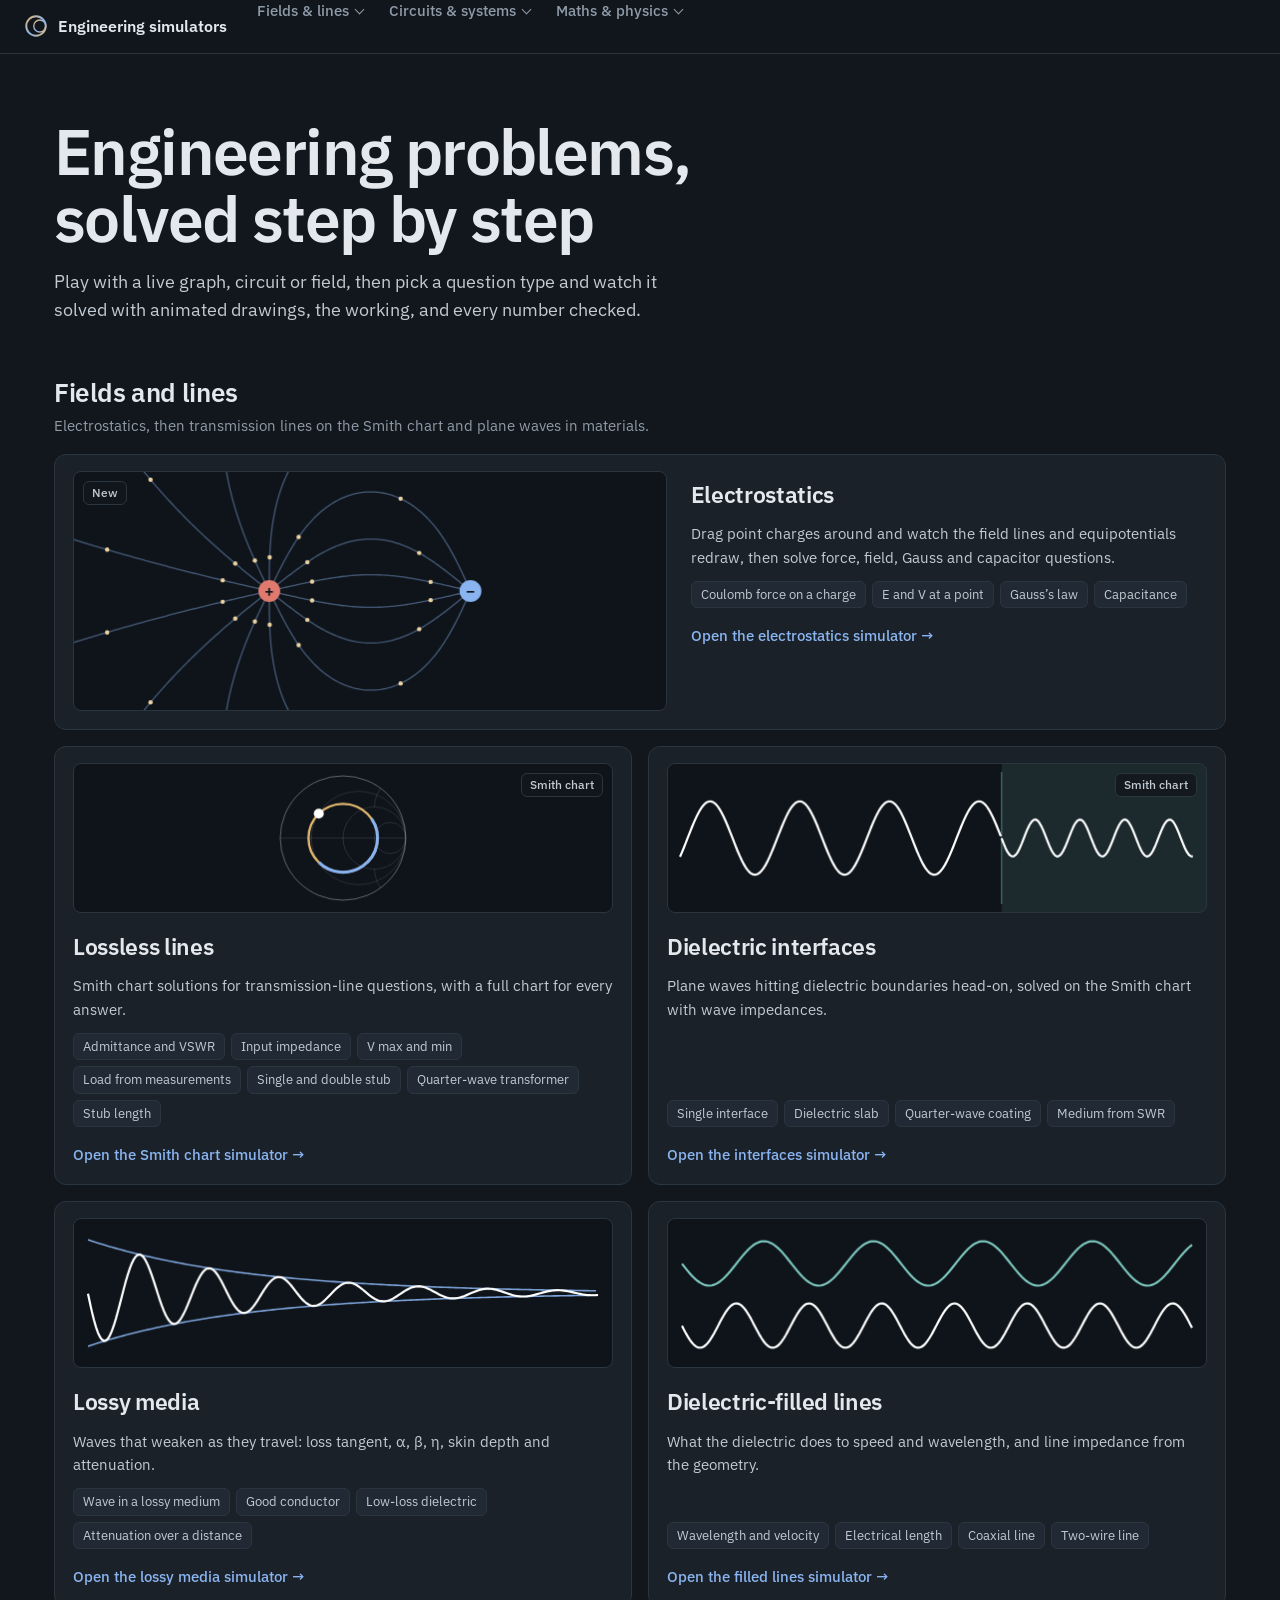
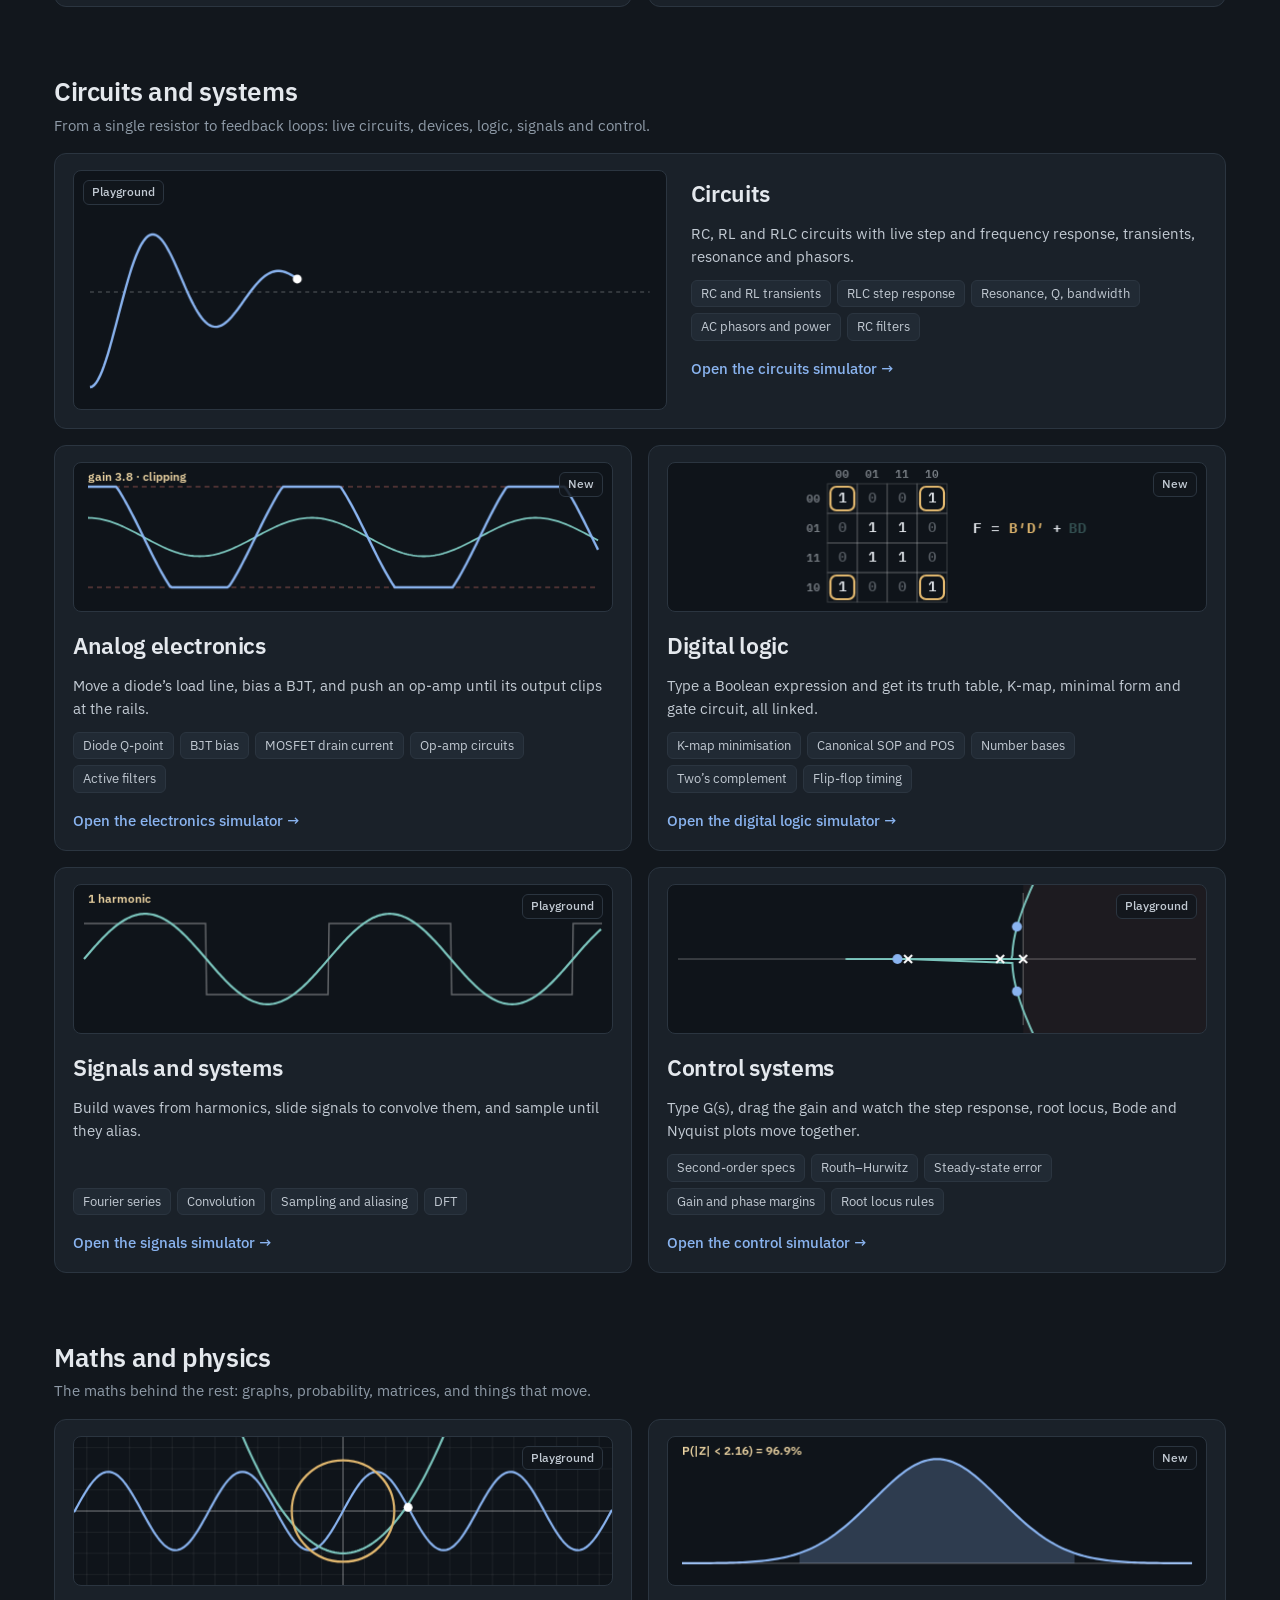
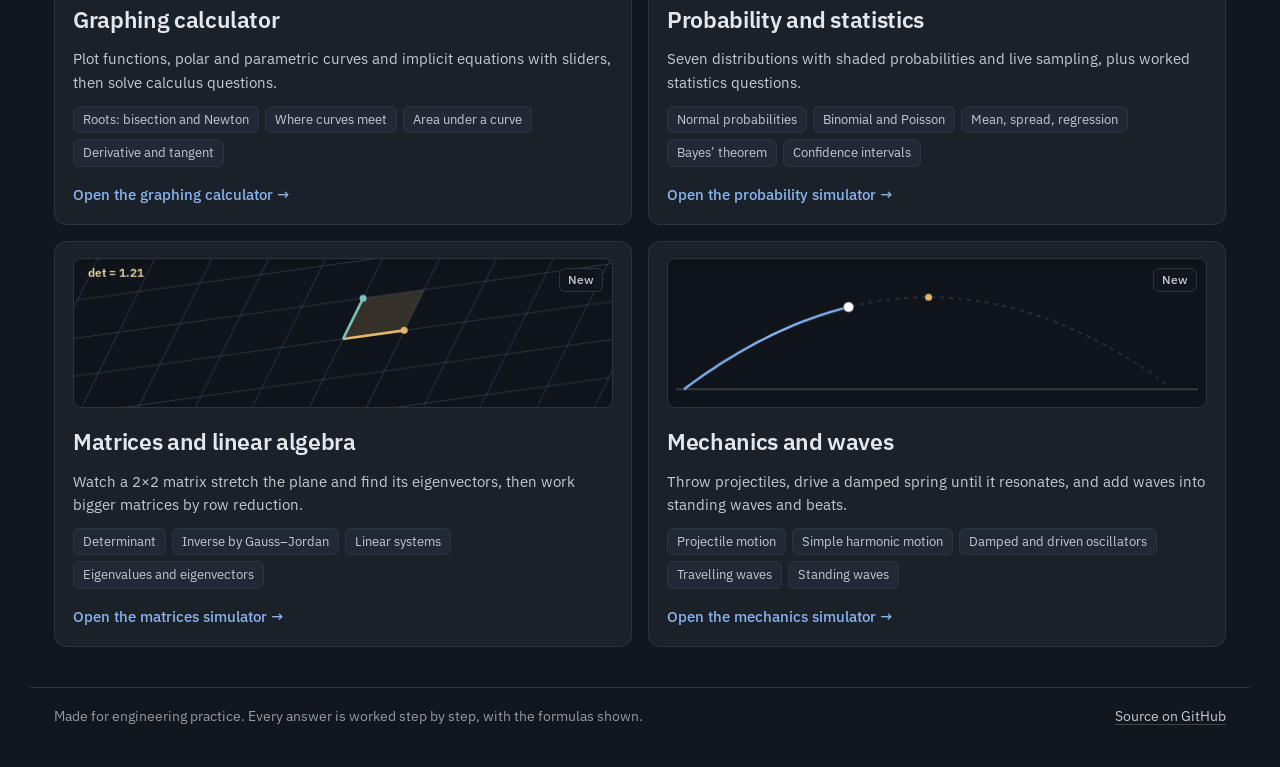
<file: index.html>
<!DOCTYPE html>
<html lang="en">
<head>
<meta charset="utf-8">
<meta name="viewport" content="width=device-width, initial-scale=1">
<title>Engineering simulators — fields, circuits, logic, signals, control, maths and mechanics</title>
<meta name="description" content="Animated, step-by-step engineering simulators: electrostatics and EMTI (Smith chart, interfaces, lossy media, filled lines), circuits, analog electronics, digital logic, signals, control, graphing, probability, matrices and mechanics.">
<meta name="theme-color" content="#12171D">
<link rel="icon" href="data:image/svg+xml,%3Csvg xmlns='http://www.w3.org/2000/svg' viewBox='0 0 32 32'%3E%3Cdefs%3E%3ClinearGradient id='g' x1='0' y1='0' x2='1' y2='1'%3E%3Cstop offset='0' stop-color='%23E2B86F'/%3E%3Cstop offset='.55' stop-color='%238AB4F0'/%3E%3Cstop offset='1' stop-color='%238AB4F0'/%3E%3C/linearGradient%3E%3C/defs%3E%3Ccircle cx='16' cy='16' r='14' fill='none' stroke='url(%23g)' stroke-width='3'/%3E%3Ccircle cx='21' cy='16' r='9' fill='none' stroke='url(%23g)' stroke-width='2'/%3E%3Cline x1='2' y1='16' x2='30' y2='16' stroke='url(%23g)' stroke-width='2'/%3E%3C/svg%3E">
<link rel="preconnect" href="https://fonts.googleapis.com">
<link rel="preconnect" href="https://fonts.gstatic.com" crossorigin>
<link href="https://fonts.googleapis.com/css2?family=IBM+Plex+Sans:wght@400;500;600&family=IBM+Plex+Mono:wght@400;600&display=swap" rel="stylesheet">
<link rel="stylesheet" href="site.css">
</head>
<body>
<script>
  // old links like /#single-stub pointed at the lossless simulator, which used to be the home page
  (function(){ var old = ['admittance','input-impedance','max-min','load-from-vswr','single-stub','quarter-wave','stub-length','double-stub'];
    function go(){ var h = location.hash.slice(1); if (old.indexOf(h) >= 0) location.replace('lossless.html#' + h); }
    go(); window.addEventListener('hashchange', go); })();
</script>
<nav class="topnav" aria-label="Simulators"><a class="brand" href="index.html"><svg viewBox="0 0 32 32" aria-hidden="true"><defs><linearGradient id="bg" x1="0" y1="0" x2="1" y2="1"><stop offset="0" stop-color="#E2B86F"/><stop offset=".55" stop-color="#8AB4F0"/><stop offset="1" stop-color="#E2B86F"/></linearGradient></defs><circle cx="16" cy="16" r="13" fill="none" stroke="url(#bg)" stroke-width="2.6"/><circle cx="21" cy="16" r="8" fill="none" stroke="url(#bg)" stroke-width="1.8"/><path d="M3 16 H29" stroke="url(#bg)" stroke-width="1.8"/></svg><span>Engineering simulators</span></a><div class="navlinks"><details class="ng"><summary><span>Fields<span class="ng-rest"> &amp; lines</span></span></summary><div class="ngm"><a href="electrostatics.html"><b>Electrostatics</b><span>Charges, field lines, Gauss, capacitors</span></a><a href="lossless.html"><b>Lossless lines</b><span>Smith chart, VSWR, stubs</span></a><a href="interfaces.html"><b>Dielectric interfaces</b><span>Reflection and transmission</span></a><a href="lossy-media.html"><b>Lossy media</b><span>Skin depth, loss tangent</span></a><a href="filled-lines.html"><b>Filled lines</b><span>Coax, twin-lead, microstrip</span></a></div></details><details class="ng"><summary><span>Circuits<span class="ng-rest"> &amp; systems</span></span></summary><div class="ngm"><a href="circuits.html"><b>Circuits</b><span>DC, AC phasors, transients</span></a><a href="electronics.html"><b>Analog electronics</b><span>Diodes, BJTs, MOSFETs, op-amps</span></a><a href="logic.html"><b>Digital logic</b><span>K-maps, number bases, flip-flops</span></a><a href="signals.html"><b>Signals</b><span>Fourier, convolution, sampling</span></a><a href="control.html"><b>Control</b><span>Step response, Bode, root locus</span></a></div></details><details class="ng"><summary><span>Maths<span class="ng-rest"> &amp; physics</span></span></summary><div class="ngm"><a href="graph.html"><b>Graphing</b><span>Plot functions, roots, areas</span></a><a href="probability.html"><b>Probability</b><span>Distributions, Bayes, intervals</span></a><a href="matrices.html"><b>Matrices</b><span>Determinants, systems, eigenvalues</span></a><a href="mechanics.html"><b>Mechanics &amp; waves</b><span>Projectiles, oscillators, waves</span></a></div></details></div><script>(function(){var d=document.querySelectorAll(".topnav details");d.forEach(function(x){x.addEventListener("toggle",function(){if(x.open)d.forEach(function(y){if(y!==x)y.open=false;});});});document.addEventListener("click",function(e){d.forEach(function(x){if(x.open&&!x.contains(e.target))x.open=false;});});document.addEventListener("keydown",function(e){if(e.key==="Escape")d.forEach(function(x){if(x.open){x.open=false;x.querySelector("summary").focus();}});});})();</script></nav>
<header class="home-hero">
  <h1 class="rise">Engineering problems, solved step by step</h1>
  <p class="rise d1">Play with a live graph, circuit or field, then pick a question type and watch it solved with animated drawings, the working, and every number checked.</p>
</header>

<main class="home-main">
<section class="group" aria-labelledby="gFields">
  <div class="group-head"><h2 id="gFields">Fields and lines</h2><p>Electrostatics, then transmission lines on the Smith chart and plane waves in materials.</p></div>
  <div class="families">
  <a class="family rise d1 wide" href="electrostatics.html">
    <canvas data-preview="field" aria-hidden="true"></canvas>
    <h2>Electrostatics</h2>
    <p>Drag point charges around and watch the field lines and equipotentials redraw, then solve force, field, Gauss and capacitor questions.</p>
    <ul><li>Coulomb force on a charge</li><li>E and V at a point</li><li>Gauss’s law</li><li>Capacitance</li></ul>
    <span class="go">Open the electrostatics simulator →</span>
    <span class="tag">New</span>
  </a>
  <a class="family rise d2" href="lossless.html">
    <canvas data-preview="smith" aria-hidden="true"></canvas>
    <h2>Lossless lines</h2>
    <p>Smith chart solutions for transmission-line questions, with a full chart for every answer.</p>
    <ul><li>Admittance and VSWR</li><li>Input impedance</li><li>V max and min</li><li>Load from measurements</li><li>Single and double stub</li><li>Quarter-wave transformer</li><li>Stub length</li></ul>
    <span class="go">Open the Smith chart simulator →</span>
    <span class="tag">Smith chart</span>
  </a>
  <a class="family rise d3" href="interfaces.html">
    <canvas data-preview="interface" aria-hidden="true"></canvas>
    <h2>Dielectric interfaces</h2>
    <p>Plane waves hitting dielectric boundaries head-on, solved on the Smith chart with wave impedances.</p>
    <ul><li>Single interface</li><li>Dielectric slab</li><li>Quarter-wave coating</li><li>Medium from SWR</li></ul>
    <span class="go">Open the interfaces simulator →</span>
    <span class="tag">Smith chart</span>
  </a>
  <a class="family rise d2" href="lossy-media.html">
    <canvas data-preview="lossy" aria-hidden="true"></canvas>
    <h2>Lossy media</h2>
    <p>Waves that weaken as they travel: loss tangent, α, β, η, skin depth and attenuation.</p>
    <ul><li>Wave in a lossy medium</li><li>Good conductor</li><li>Low-loss dielectric</li><li>Attenuation over a distance</li></ul>
    <span class="go">Open the lossy media simulator →</span>
  </a>
  <a class="family rise d3" href="filled-lines.html">
    <canvas data-preview="filled" aria-hidden="true"></canvas>
    <h2>Dielectric-filled lines</h2>
    <p>What the dielectric does to speed and wavelength, and line impedance from the geometry.</p>
    <ul><li>Wavelength and velocity</li><li>Electrical length</li><li>Coaxial line</li><li>Two-wire line</li></ul>
    <span class="go">Open the filled lines simulator →</span>
  </a>
  </div>
</section>

<section class="group" aria-labelledby="gCircuits">
  <div class="group-head"><h2 id="gCircuits">Circuits and systems</h2><p>From a single resistor to feedback loops: live circuits, devices, logic, signals and control.</p></div>
  <div class="families">
  <a class="family rise d1 wide" href="circuits.html">
    <canvas data-preview="circuit" aria-hidden="true"></canvas>
    <h2>Circuits</h2>
    <p>RC, RL and RLC circuits with live step and frequency response, transients, resonance and phasors.</p>
    <ul><li>RC and RL transients</li><li>RLC step response</li><li>Resonance, Q, bandwidth</li><li>AC phasors and power</li><li>RC filters</li></ul>
    <span class="go">Open the circuits simulator →</span>
    <span class="tag">Playground</span>
  </a>
  <a class="family rise d2" href="electronics.html">
    <canvas data-preview="amp" aria-hidden="true"></canvas>
    <h2>Analog electronics</h2>
    <p>Move a diode’s load line, bias a BJT, and push an op-amp until its output clips at the rails.</p>
    <ul><li>Diode Q-point</li><li>BJT bias</li><li>MOSFET drain current</li><li>Op-amp circuits</li><li>Active filters</li></ul>
    <span class="go">Open the electronics simulator →</span>
    <span class="tag">New</span>
  </a>
  <a class="family rise d3" href="logic.html">
    <canvas data-preview="kmap" aria-hidden="true"></canvas>
    <h2>Digital logic</h2>
    <p>Type a Boolean expression and get its truth table, K-map, minimal form and gate circuit, all linked.</p>
    <ul><li>K-map minimisation</li><li>Canonical SOP and POS</li><li>Number bases</li><li>Two’s complement</li><li>Flip-flop timing</li></ul>
    <span class="go">Open the digital logic simulator →</span>
    <span class="tag">New</span>
  </a>
  <a class="family rise d2" href="signals.html">
    <canvas data-preview="signals" aria-hidden="true"></canvas>
    <h2>Signals and systems</h2>
    <p>Build waves from harmonics, slide signals to convolve them, and sample until they alias.</p>
    <ul><li>Fourier series</li><li>Convolution</li><li>Sampling and aliasing</li><li>DFT</li></ul>
    <span class="go">Open the signals simulator →</span>
    <span class="tag">Playground</span>
  </a>
  <a class="family rise d3" href="control.html">
    <canvas data-preview="control" aria-hidden="true"></canvas>
    <h2>Control systems</h2>
    <p>Type G(s), drag the gain and watch the step response, root locus, Bode and Nyquist plots move together.</p>
    <ul><li>Second-order specs</li><li>Routh–Hurwitz</li><li>Steady-state error</li><li>Gain and phase margins</li><li>Root locus rules</li></ul>
    <span class="go">Open the control simulator →</span>
    <span class="tag">Playground</span>
  </a>
  </div>
</section>

<section class="group" aria-labelledby="gMaths">
  <div class="group-head"><h2 id="gMaths">Maths and physics</h2><p>The maths behind the rest: graphs, probability, matrices, and things that move.</p></div>
  <div class="families">
  <a class="family rise d1" href="graph.html">
    <canvas data-preview="graph" aria-hidden="true"></canvas>
    <h2>Graphing calculator</h2>
    <p>Plot functions, polar and parametric curves and implicit equations with sliders, then solve calculus questions.</p>
    <ul><li>Roots: bisection and Newton</li><li>Where curves meet</li><li>Area under a curve</li><li>Derivative and tangent</li></ul>
    <span class="go">Open the graphing calculator →</span>
    <span class="tag">Playground</span>
  </a>
  <a class="family rise d2" href="probability.html">
    <canvas data-preview="normal" aria-hidden="true"></canvas>
    <h2>Probability and statistics</h2>
    <p>Seven distributions with shaded probabilities and live sampling, plus worked statistics questions.</p>
    <ul><li>Normal probabilities</li><li>Binomial and Poisson</li><li>Mean, spread, regression</li><li>Bayes’ theorem</li><li>Confidence intervals</li></ul>
    <span class="go">Open the probability simulator →</span>
    <span class="tag">New</span>
  </a>
  <a class="family rise d1" href="matrices.html">
    <canvas data-preview="matrix" aria-hidden="true"></canvas>
    <h2>Matrices and linear algebra</h2>
    <p>Watch a 2×2 matrix stretch the plane and find its eigenvectors, then work bigger matrices by row reduction.</p>
    <ul><li>Determinant</li><li>Inverse by Gauss–Jordan</li><li>Linear systems</li><li>Eigenvalues and eigenvectors</li></ul>
    <span class="go">Open the matrices simulator →</span>
    <span class="tag">New</span>
  </a>
  <a class="family rise d2" href="mechanics.html">
    <canvas data-preview="projectile" aria-hidden="true"></canvas>
    <h2>Mechanics and waves</h2>
    <p>Throw projectiles, drive a damped spring until it resonates, and add waves into standing waves and beats.</p>
    <ul><li>Projectile motion</li><li>Simple harmonic motion</li><li>Damped and driven oscillators</li><li>Travelling waves</li><li>Standing waves</li></ul>
    <span class="go">Open the mechanics simulator →</span>
    <span class="tag">New</span>
  </a>
  </div>
</section>
</main>

<footer>
  <span>Made for engineering practice. Every answer is worked step by step, with the formulas shown.</span>
  <a href="https://github.com/shourayaVishnoi/smith-chart-simulator">Source on GitHub</a>
</footer>
<script>
(function(){
  var reduce = window.matchMedia && matchMedia('(prefers-reduced-motion: reduce)').matches, TAU = Math.PI*2, items = [];
  document.querySelectorAll('canvas[data-preview]').forEach(function(cv){ items.push({cv:cv, ctx:cv.getContext('2d'), kind:cv.dataset.preview, w:0, h:0}); });
  function size(it){ var r = it.cv.getBoundingClientRect(), d = Math.min(2, window.devicePixelRatio || 1); it.w = r.width; it.h = r.height; it.cv.width = Math.round(r.width*d); it.cv.height = Math.round(r.height*d); it.ctx.setTransform(d, 0, 0, d, 0, 0); }
  function wave(c, x0, x1, y, amp, lam, ph, color, decay, glow){ c.beginPath(); for (var x = x0; x <= x1; x += 2){ var e = decay ? Math.exp(-decay*(x - x0)) : 1, yy = y - amp*e*Math.cos(ph - TAU*(x - x0)/lam); x === x0 ? c.moveTo(x, yy) : c.lineTo(x, yy); } c.strokeStyle = color; c.lineWidth = 2.2; c.shadowBlur = 0; c.shadowColor = color; c.stroke(); c.shadowBlur = 0; }
  function draw(it, t){
    var c = it.ctx, W = it.w, H = it.h, ph = t*TAU*0.35; if (!W) return; c.clearRect(0, 0, W, H);
    if (it.kind === 'smith'){
      var cx = W*0.5, cy = H*0.5, R = H*0.42; c.lineWidth = 1;
      c.strokeStyle = 'rgba(255,255,255,.35)'; c.beginPath(); c.arc(cx, cy, R, 0, TAU); c.stroke();
      c.save(); c.beginPath(); c.arc(cx, cy, R, 0, TAU); c.clip();
      c.strokeStyle = 'rgba(255,255,255,.12)'; [0.33, 1, 3].forEach(function(r){ c.beginPath(); c.arc(cx + R*r/(1 + r), cy, R/(1 + r), 0, TAU); c.stroke(); });
      [0.5, 1, 2].forEach(function(x){ [1, -1].forEach(function(s){ c.beginPath(); c.arc(cx + R, cy - s*R/x, R/x, s > 0 ? Math.PI/2 : -Math.PI/2, Math.PI, s > 0); c.stroke(); }); });
      c.beginPath(); c.moveTo(cx - R, cy); c.lineTo(cx + R, cy); c.stroke(); c.restore();
      var g = 0.55, a = -ph*0.5; c.strokeStyle = '#E2B86F'; c.lineWidth = 2.4; c.beginPath(); c.arc(cx, cy, R*g, 0, TAU); c.stroke();
      c.strokeStyle = '#8AB4F0'; c.lineWidth = 3; c.beginPath(); c.arc(cx, cy, R*g, -0.6, -a, a > 0.6); c.stroke();
      c.fillStyle = '#fff'; c.beginPath(); c.arc(cx + R*g*Math.cos(a), cy + R*g*Math.sin(a), 5, 0, TAU); c.fill();
    } else if (it.kind === 'interface'){
      var bx = W*0.62; c.fillStyle = 'rgba(124,198,190,.12)'; c.fillRect(bx, 0, W - bx, H); c.strokeStyle = 'rgba(124,198,190,.6)'; c.beginPath(); c.moveTo(bx, 8); c.lineTo(bx, H - 8); c.stroke();
      var G = -0.33, pts = []; c.beginPath();
      for (var x = 12; x <= bx; x += 2){ var d = (bx - x)/90, v = Math.cos(ph + TAU*d) + G*Math.cos(ph - TAU*d); var yy = H/2 - 28*v; x === 12 ? c.moveTo(x, yy) : c.lineTo(x, yy); }
      c.strokeStyle = '#fff'; c.lineWidth = 2.2; c.shadowBlur = 0; c.shadowColor = '#fff'; c.stroke(); c.shadowBlur = 0;
      c.beginPath(); for (var x2 = bx; x2 <= W - 12; x2 += 2){ var d2 = (bx - x2)/45, yy2 = H/2 - 28*(1 + G)*Math.cos(ph + TAU*d2); x2 === bx ? c.moveTo(x2, yy2) : c.lineTo(x2, yy2); } c.stroke();
    } else if (it.kind === 'lossy'){
      var x0 = 14, x1 = W - 14, k = 3.2/(x1 - x0); c.strokeStyle = 'rgba(138,180,240,.9)'; c.lineWidth = 1.6;
      [1, -1].forEach(function(s){ c.beginPath(); for (var x = x0; x <= x1; x += 3){ var yy = H/2 - s*H*0.36*Math.exp(-k*(x - x0)); x === x0 ? c.moveTo(x, yy) : c.lineTo(x, yy); } c.stroke(); });
      wave(c, x0, x1, H/2, H*0.36, 70, ph, '#ffffff', k, 10);
    } else if (it.kind === 'graph'){
      var ox = W/2, oy = H/2, u = H/7; c.strokeStyle = 'rgba(255,255,255,.07)'; c.lineWidth = 1;
      for (var gx = ox % u; gx < W; gx += u){ c.beginPath(); c.moveTo(gx, 0); c.lineTo(gx, H); c.stroke(); }
      for (var gy = oy % u; gy < H; gy += u){ c.beginPath(); c.moveTo(0, gy); c.lineTo(W, gy); c.stroke(); }
      c.strokeStyle = 'rgba(255,255,255,.4)'; c.beginPath(); c.moveTo(0, oy); c.lineTo(W, oy); c.moveTo(ox, 0); c.lineTo(ox, H); c.stroke();
      var A = 1.6 + 0.8*Math.sin(ph*0.6);
      function plot(f, col){ c.beginPath(); for (var px = 0; px <= W; px += 2){ var y = oy - u*f((px - ox)/u); px === 0 ? c.moveTo(px, y) : c.lineTo(px, y); } c.strokeStyle = col; c.lineWidth = 2.2; c.shadowBlur = 0; c.shadowColor = col; c.stroke(); c.shadowBlur = 0; }
      plot(function(x){ return A*Math.sin(x); }, '#8AB4F0'); plot(function(x){ return 0.25*x*x - 2; }, '#7CC6BE');
      c.beginPath(); c.arc(ox, oy, 2.4*u, 0, TAU); c.strokeStyle = '#E2B86F'; c.lineWidth = 2.2; c.stroke();
      var tx = 3.2*Math.sin(ph*0.4); c.fillStyle = '#fff'; c.beginPath(); c.arc(ox + tx*u, oy - u*A*Math.sin(tx), 4.5, 0, TAU); c.fill();
    } else if (it.kind === 'circuit'){
      var x0c = 16, x1c = W - 16, yb = H - 22, yt = 26, fin = yb - (yb - yt)*0.5, prog = reduce ? 1 : (ph/TAU*0.5) % 1;
      c.strokeStyle = 'rgba(255,255,255,.3)'; c.setLineDash([4, 4]); c.beginPath(); c.moveTo(x0c, fin); c.lineTo(x1c, fin); c.stroke(); c.setLineDash([]);
      c.beginPath(); var last = null;
      for (var xc = x0c; xc <= x0c + (x1c - x0c)*prog; xc += 2){ var tt = (xc - x0c)/(x1c - x0c)*14, v = 1 - Math.exp(-0.32*tt)*(Math.cos(2*tt) + 0.16*Math.sin(2*tt)), yc = yb - (fin < yb ? (yb - fin) : 0)*v; xc === x0c ? c.moveTo(xc, yc) : c.lineTo(xc, yc); last = [xc, yc]; }
      c.strokeStyle = '#8AB4F0'; c.lineWidth = 2.4; c.shadowBlur = 0; c.shadowColor = '#8AB4F0'; c.stroke(); c.shadowBlur = 0;
      if (last){ c.fillStyle = '#fff'; c.beginPath(); c.arc(last[0], last[1], 4.5, 0, TAU); c.fill(); }
    } else if (it.kind === 'signals'){
      var N = 1 + 2*Math.floor((reduce ? 3 : (ph/TAU*1.2) % 8)), mid = H/2, amp = H*0.3, per = W/2.2;
      c.strokeStyle = 'rgba(255,255,255,.35)'; c.lineWidth = 1.5; c.beginPath();
      for (var xs = 10; xs <= W - 10; xs += 1){ var u2 = (((xs - 10)/per) % 1 + 1) % 1, ys = mid - amp*(u2 < .5 ? 1 : -1)*0.8; xs === 10 ? c.moveTo(xs, ys) : c.lineTo(xs, ys); } c.stroke();
      c.beginPath(); for (var xq = 10; xq <= W - 10; xq += 1.5){ var th = TAU*(xq - 10)/per, sum = 0; for (var n = 1; n <= N; n += 2) sum += Math.sin(n*th)/n; var yq = mid - amp*0.8*4/Math.PI*sum; xq === 10 ? c.moveTo(xq, yq) : c.lineTo(xq, yq); }
      c.strokeStyle = '#7CC6BE'; c.lineWidth = 2.2; c.shadowBlur = 0; c.shadowColor = '#7CC6BE'; c.stroke(); c.shadowBlur = 0;
      c.fillStyle = '#EBD3A2'; c.font = '600 12px IBM Plex Sans, system-ui, sans-serif'; c.fillText(N + (N > 1 ? ' harmonics' : ' harmonic'), 14, 18);
    } else if (it.kind === 'control'){
      var cxl = W*0.66, cyl = H/2, sc = H/6.5;
      c.strokeStyle = 'rgba(255,255,255,.35)'; c.lineWidth = 1; c.beginPath(); c.moveTo(10, cyl); c.lineTo(W - 10, cyl); c.moveTo(cxl, 8); c.lineTo(cxl, H - 8); c.stroke();
      c.fillStyle = 'rgba(224,122,110,.07)'; c.fillRect(cxl, 0, W - cxl, H);
      // locus of 1/(s(s+1)(s+5)): sample K and draw the three branches
      function cub(K){ var a = 6, b = 5, d = K, r = [], z = [[-0.1, 0.3], [-1.2, -0.2], [-5.1, 0.1]]; for (var it2 = 0; it2 < 60; it2++){ z = z.map(function(zi, i){ var p = [1, 0]; var f = [zi[0], zi[1]];
          // f(z) = z^3 + a z^2 + b z + d
          var z2 = [zi[0]*zi[0] - zi[1]*zi[1], 2*zi[0]*zi[1]], z3 = [z2[0]*zi[0] - z2[1]*zi[1], z2[0]*zi[1] + z2[1]*zi[0]], fv = [z3[0] + a*z2[0] + b*zi[0] + d, z3[1] + a*z2[1] + b*zi[1]];
          z.forEach(function(zj, j){ if (j !== i){ var dx = [zi[0] - zj[0], zi[1] - zj[1]]; p = [p[0]*dx[0] - p[1]*dx[1], p[0]*dx[1] + p[1]*dx[0]]; } });
          var den = p[0]*p[0] + p[1]*p[1], q = [(fv[0]*p[0] + fv[1]*p[1])/den, (fv[1]*p[0] - fv[0]*p[1])/den]; return [zi[0] - q[0], zi[1] - q[1]]; }); } return z; }
      var Ks = []; for (var kk = -2; kk <= 2.2; kk += 0.05) Ks.push(Math.pow(10, kk));
      var br = [[], [], []]; Ks.forEach(function(K){ var rs = cub(K).sort(function(p, q){ return p[1] - q[1]; }); rs.forEach(function(r, i){ br[i].push(r); }); });
      c.strokeStyle = '#7CC6BE'; c.lineWidth = 2; br.forEach(function(b){ c.beginPath(); b.forEach(function(r, i){ var X = cxl + r[0]*sc, Y = cyl - r[1]*sc; i ? c.lineTo(X, Y) : c.moveTo(X, Y); }); c.stroke(); });
      var Kn = Math.pow(10, -1 + 2.4*(0.5 + 0.5*Math.sin(ph*0.5))); cub(Kn).forEach(function(r){ c.fillStyle = '#8AB4F0'; c.beginPath(); c.arc(cxl + r[0]*sc, cyl - r[1]*sc, 5, 0, TAU); c.fill(); });
      [[0, 0], [-1, 0], [-5, 0]].forEach(function(p2){ var X = cxl + p2[0]*sc, Y = cyl; c.strokeStyle = '#fff'; c.lineWidth = 2; c.beginPath(); c.moveTo(X - 4, Y - 4); c.lineTo(X + 4, Y + 4); c.moveTo(X - 4, Y + 4); c.lineTo(X + 4, Y - 4); c.stroke(); });
    } else if (it.kind === 'field'){
      if (!it.lines || it.lw !== W){ it.lw = W; it.lines = []; var qa = [W*0.33, H/2], qb = [W*0.67, H/2];
        for (var n = 0; n < 14; n++){ var an = TAU*(n + 0.5)/14, p = [qa[0] + 8*Math.cos(an), qa[1] + 8*Math.sin(an)], L = [p.slice()];
          for (var st = 0; st < 900; st++){ var dx1 = p[0] - qa[0], dy1 = p[1] - qa[1], dx2 = p[0] - qb[0], dy2 = p[1] - qb[1], r1 = Math.pow(dx1*dx1 + dy1*dy1, 1.5), r2 = Math.pow(dx2*dx2 + dy2*dy2, 1.5), ex = dx1/r1 - dx2/r2, ey = dy1/r1 - dy2/r2, m = Math.hypot(ex, ey) || 1;
            p = [p[0] + 2*ex/m, p[1] + 2*ey/m]; L.push(p.slice()); if (Math.hypot(p[0] - qb[0], p[1] - qb[1]) < 7 || p[0] < -20 || p[0] > W + 20 || p[1] < -20 || p[1] > H + 20) break; }
          it.lines.push(L); } it.qa = qa; it.qb = qb; }
      c.lineWidth = 1.3; c.strokeStyle = 'rgba(138,180,240,.45)'; it.lines.forEach(function(L){ c.beginPath(); L.forEach(function(p, i){ i ? c.lineTo(p[0], p[1]) : c.moveTo(p[0], p[1]); }); c.stroke(); });
      c.fillStyle = '#EBD3A2'; it.lines.forEach(function(L){ var k = Math.floor(((ph/TAU*0.25) % 1)*L.length) % L.length; for (var j = k % 60; j < L.length; j += 60){ c.beginPath(); c.arc(L[j][0], L[j][1], 2.2, 0, TAU); c.fill(); } });
      [[it.qa, '#E07A6E', '+'], [it.qb, '#8AB4F0', '−']].forEach(function(q){ c.fillStyle = q[1]; c.beginPath(); c.arc(q[0][0], q[0][1], 11, 0, TAU); c.fill(); c.fillStyle = '#12171D'; c.font = '600 16px IBM Plex Sans, system-ui, sans-serif'; c.textAlign = 'center'; c.textBaseline = 'middle'; c.fillText(q[2], q[0][0], q[0][1] + 1); });
      c.textAlign = 'left'; c.textBaseline = 'alphabetic';
    } else if (it.kind === 'amp'){
      var x0a = 14, x1a = W - 14, mida = H/2, rail = H*0.34, gain = 2.2 + 1.6*Math.sin(ph*0.35);
      c.strokeStyle = 'rgba(224,122,110,.6)'; c.setLineDash([5, 4]); c.lineWidth = 1; c.beginPath(); c.moveTo(x0a, mida - rail); c.lineTo(x1a, mida - rail); c.moveTo(x0a, mida + rail); c.lineTo(x1a, mida + rail); c.stroke(); c.setLineDash([]);
      var vin = function(x){ return H*0.13*Math.sin(TAU*(x - x0a)/(W/2.4) - ph); };
      c.beginPath(); for (var xa = x0a; xa <= x1a; xa += 2){ var ya = mida - vin(xa); xa === x0a ? c.moveTo(xa, ya) : c.lineTo(xa, ya); } c.strokeStyle = '#7CC6BE'; c.lineWidth = 1.8; c.stroke();
      c.beginPath(); for (var xb = x0a; xb <= x1a; xb += 2){ var yb2 = mida - Math.max(-rail, Math.min(rail, gain*vin(xb))); xb === x0a ? c.moveTo(xb, yb2) : c.lineTo(xb, yb2); } c.strokeStyle = '#8AB4F0'; c.lineWidth = 2.4; c.stroke();
      c.fillStyle = '#EBD3A2'; c.font = '600 12px IBM Plex Sans, system-ui, sans-serif'; c.fillText('gain ' + gain.toFixed(1) + (gain*0.13 > 0.34 ? ' · clipping' : ''), 14, 18);
    } else if (it.kind === 'kmap'){
      var cs = Math.min((H - 30)/4, 34), gx0 = W/2 - 2*cs - 50, gy0 = (H - 4*cs)/2 + 6, ones = [[1,0,0,1],[0,1,1,0],[0,1,1,0],[1,0,0,1]], gsel = Math.floor(reduce ? 2 : (ph/TAU*0.5) % 3);
      c.font = '600 11px IBM Plex Mono, monospace'; c.fillStyle = 'rgba(213,220,228,.55)'; c.textAlign = 'center'; ['00','01','11','10'].forEach(function(g, i){ c.fillText(g, gx0 + (i + 0.5)*cs, gy0 - 6); c.fillText(g, gx0 - 14, gy0 + (i + 0.62)*cs); });
      for (var r = 0; r < 4; r++) for (var cc = 0; cc < 4; cc++){ c.strokeStyle = 'rgba(255,255,255,.18)'; c.lineWidth = 1; c.strokeRect(gx0 + cc*cs, gy0 + r*cs, cs, cs); c.fillStyle = ones[r][cc] ? '#E4E8ED' : 'rgba(213,220,228,.35)'; c.font = '600 14px IBM Plex Mono, monospace'; c.fillText(ones[r][cc], gx0 + (cc + 0.5)*cs, gy0 + (r + 0.64)*cs); }
      c.lineWidth = 2.2; if (gsel !== 1){ c.strokeStyle = '#E2B86F'; [[0,0],[0,3],[3,0],[3,3]].forEach(function(q){ var rx = gx0 + q[1]*cs + 3, ry = gy0 + q[0]*cs + 3; c.beginPath(); c.roundRect ? c.roundRect(rx, ry, cs - 6, cs - 6, 6) : c.rect(rx, ry, cs - 6, cs - 6); c.stroke(); }); }
      if (gsel !== 0){ c.strokeStyle = '#7CC6BE'; c.beginPath(); c.roundRect ? c.roundRect(gx0 + cs + 4, gy0 + cs + 4, 2*cs - 8, 2*cs - 8, 8) : c.rect(gx0 + cs + 4, gy0 + cs + 4, 2*cs - 8, 2*cs - 8); c.stroke(); }
      c.textAlign = 'left'; c.font = '600 15px IBM Plex Mono, monospace'; var tx0 = gx0 + 4*cs + 26;
      c.fillStyle = '#E4E8ED'; c.fillText('F =', tx0, H/2 - 4); c.fillStyle = gsel !== 1 ? '#E2B86F' : 'rgba(226,184,111,.35)'; c.fillText('B′D′', tx0 + 36, H/2 - 4); c.fillStyle = '#E4E8ED'; c.fillText('+', tx0 + 80, H/2 - 4); c.fillStyle = gsel !== 0 ? '#7CC6BE' : 'rgba(124,198,190,.35)'; c.fillText('BD', tx0 + 96, H/2 - 4);
    } else if (it.kind === 'normal'){
      var x0n = 14, x1n = W - 14, base = H - 22, sx = (x1n - x0n)/8, sy = (H - 44)/0.4, zc = 0.4 + 1.8*(0.5 + 0.5*Math.sin(ph*0.4)), pdf = function(z){ return Math.exp(-z*z/2)/Math.sqrt(TAU); }, Xn = function(z){ return (x0n + x1n)/2 + z*sx; };
      c.beginPath(); c.moveTo(Xn(-zc), base); for (var z = -zc; z <= zc; z += 0.04) c.lineTo(Xn(z), base - sy*pdf(z)); c.lineTo(Xn(zc), base - sy*pdf(zc)); c.lineTo(Xn(zc), base); c.closePath(); c.fillStyle = 'rgba(138,180,240,.25)'; c.fill();
      c.beginPath(); for (var z2 = -4; z2 <= 4; z2 += 0.05){ var yn = base - sy*pdf(z2); z2 === -4 ? c.moveTo(Xn(z2), yn) : c.lineTo(Xn(z2), yn); } c.strokeStyle = '#8AB4F0'; c.lineWidth = 2.2; c.stroke();
      c.strokeStyle = 'rgba(255,255,255,.35)'; c.lineWidth = 1; c.beginPath(); c.moveTo(x0n, base); c.lineTo(x1n, base); c.stroke();
      var tt2 = 1/(1 + 0.3275911*zc/Math.SQRT2), erf = 1 - (((((1.061405429*tt2 - 1.453152027)*tt2) + 1.421413741)*tt2 - 0.284496736)*tt2 + 0.254829592)*tt2*Math.exp(-zc*zc/2);
      c.fillStyle = '#EBD3A2'; c.font = '600 12px IBM Plex Sans, system-ui, sans-serif'; c.fillText('P(|Z| < ' + zc.toFixed(2) + ') = ' + (100*erf).toFixed(1) + '%', 14, 18);
    } else if (it.kind === 'matrix'){
      var cxm = W/2, cym = H/2 + 6, um = H/3.4, sm = 0.5 - 0.5*Math.cos(ph*0.4), a11 = 1 + 0.6*sm, a12 = 0.7*sm, a21 = 0.3*sm, a22 = 1 - 0.1*sm, T = function(x, y){ return [cxm + um*(a11*x + a12*y), cym - um*(a21*x + a22*y)]; };
      c.strokeStyle = 'rgba(138,180,240,.22)'; c.lineWidth = 1;
      for (var gi = -5; gi <= 5; gi++){ var p1 = T(gi, -3), p2 = T(gi, 3), p3 = T(-5, gi), p4 = T(5, gi); c.beginPath(); c.moveTo(p1[0], p1[1]); c.lineTo(p2[0], p2[1]); c.moveTo(p3[0], p3[1]); c.lineTo(p4[0], p4[1]); c.stroke(); }
      var q0 = T(0, 0), q1 = T(1, 0), q2 = T(1, 1), q3 = T(0, 1); c.fillStyle = 'rgba(226,184,111,.18)'; c.beginPath(); c.moveTo(q0[0], q0[1]); c.lineTo(q1[0], q1[1]); c.lineTo(q2[0], q2[1]); c.lineTo(q3[0], q3[1]); c.closePath(); c.fill();
      [[q1, '#E2B86F'], [q3, '#7CC6BE']].forEach(function(v){ c.strokeStyle = v[1]; c.lineWidth = 2.6; c.beginPath(); c.moveTo(q0[0], q0[1]); c.lineTo(v[0][0], v[0][1]); c.stroke(); c.fillStyle = v[1]; c.beginPath(); c.arc(v[0][0], v[0][1], 3.5, 0, TAU); c.fill(); });
      c.fillStyle = '#EBD3A2'; c.font = '600 12px IBM Plex Sans, system-ui, sans-serif'; c.fillText('det = ' + (a11*a22 - a12*a21).toFixed(2), 14, 18);
    } else if (it.kind === 'projectile'){
      var gxp = 16, gyp = H - 18, vx = (W - 40)/1.12, vy = (H - 44)*3.2, gp = 2*vy/1.1, Tp = 2*vy/gp, tp = reduce ? Tp*0.6 : (ph/TAU*0.45 % 1.25)*Tp*1.0;
      c.strokeStyle = 'rgba(255,255,255,.35)'; c.lineWidth = 1; c.beginPath(); c.moveTo(8, gyp); c.lineTo(W - 8, gyp); c.stroke();
      c.setLineDash([4, 5]); c.strokeStyle = 'rgba(138,180,240,.35)'; c.beginPath(); for (var s1 = 0; s1 <= Tp; s1 += Tp/80){ var xx = gxp + vx*s1, yy3 = gyp - (vy*s1 - gp*s1*s1/2); s1 ? c.lineTo(xx, yy3) : c.moveTo(xx, yy3); } c.stroke(); c.setLineDash([]);
      var te = Math.min(tp, Tp); c.strokeStyle = '#8AB4F0'; c.lineWidth = 2.4; c.beginPath(); for (var s2 = 0; s2 <= te; s2 += Tp/80){ var xx2 = gxp + vx*s2, yy4 = gyp - (vy*s2 - gp*s2*s2/2); s2 ? c.lineTo(xx2, yy4) : c.moveTo(xx2, yy4); } c.stroke();
      var bxp = gxp + vx*te, byp = gyp - (vy*te - gp*te*te/2); c.fillStyle = '#fff'; c.beginPath(); c.arc(bxp, byp, 5, 0, TAU); c.fill();
      c.fillStyle = '#E2B86F'; c.beginPath(); c.arc(gxp + vx*Tp/2, gyp - vy*vy/(2*gp), 3.5, 0, TAU); c.fill();
    } else {
      wave(c, 14, W - 14, H*0.3, H*0.15, 110, ph, '#7CC6BE', 0, 8);
      wave(c, 14, W - 14, H*0.72, H*0.15, 73, ph, '#ffffff', 0, 10);
    }
  }
  function frame(t){ items.forEach(function(it){ draw(it, reduce ? 0.4 : t/1000); }); if (!reduce) requestAnimationFrame(frame); }
  function resize(){ items.forEach(size); if (reduce) frame(0); }
  window.addEventListener('resize', resize); resize(); requestAnimationFrame(frame);
})();
</script>
</body>
</html>
</file>
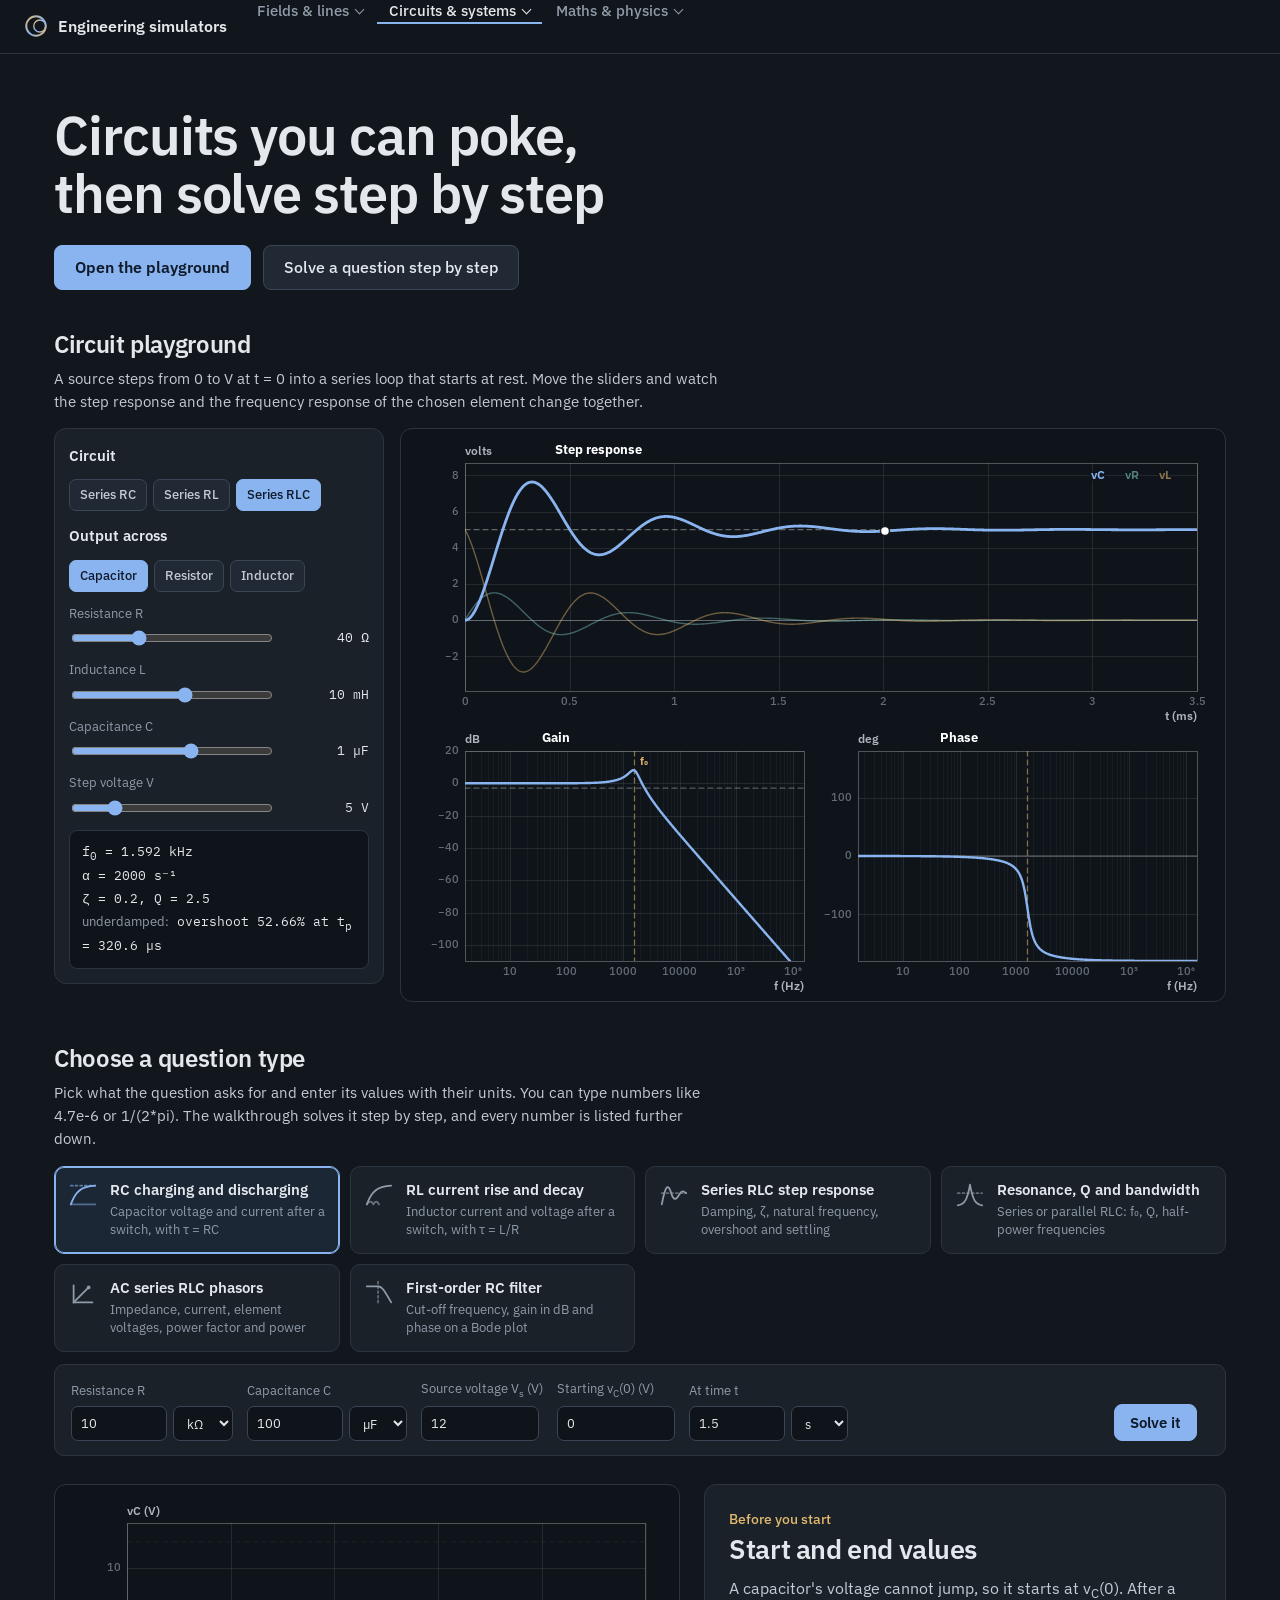
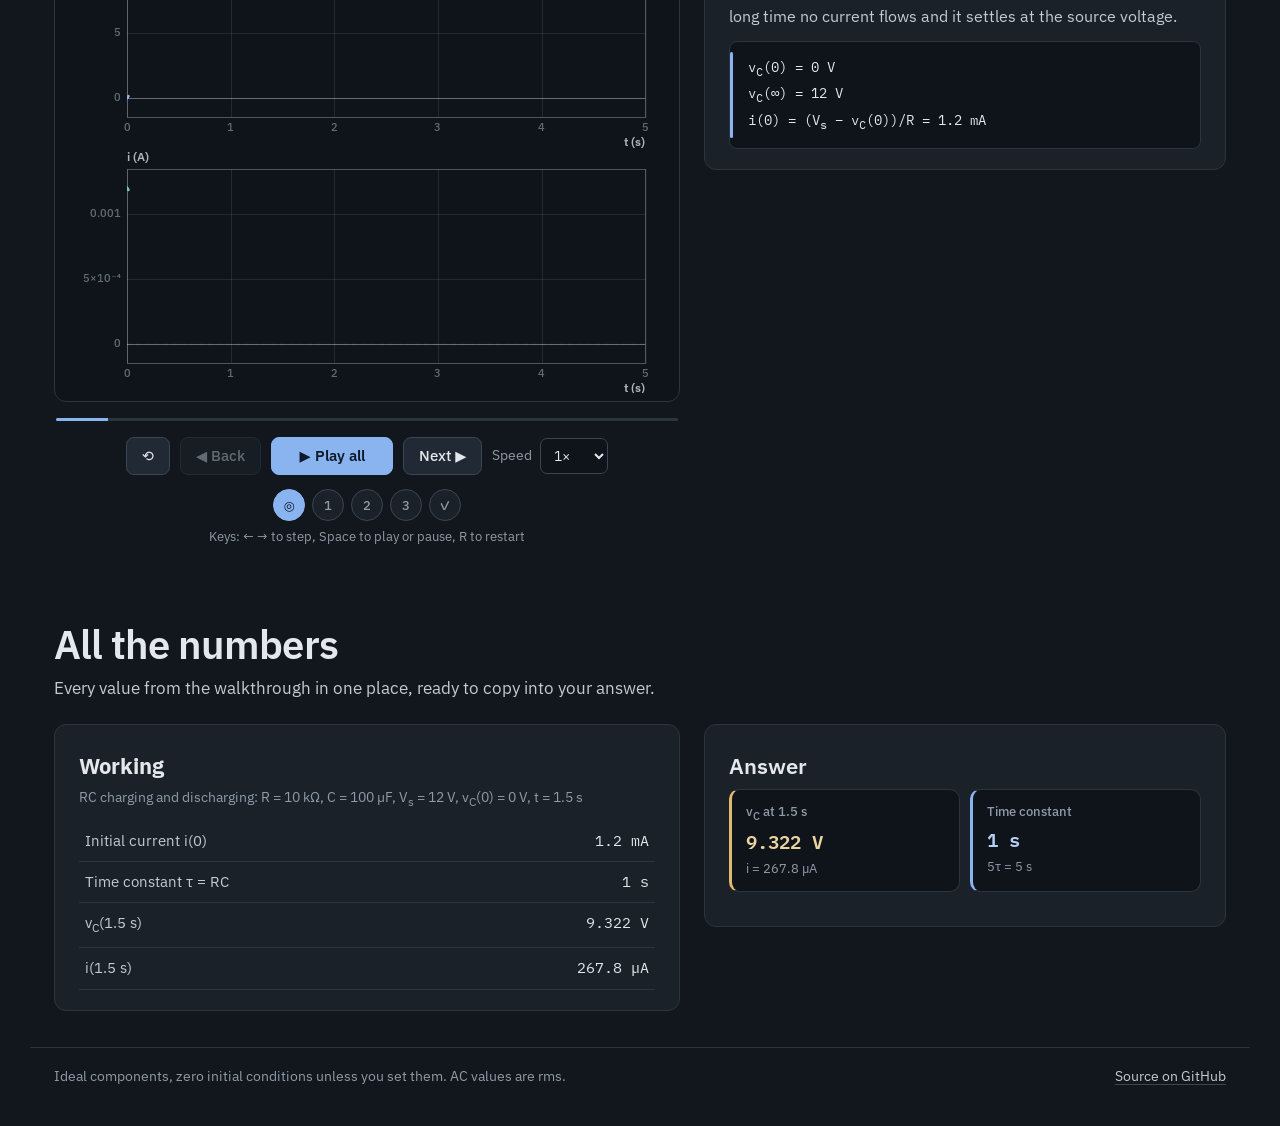
<file: circuits.html>
<!DOCTYPE html>
<html lang="en">
<head>
<meta charset="utf-8">
<meta name="viewport" content="width=device-width, initial-scale=1">
<title>Circuits — Engineering simulators</title>
<meta name="description" content="Live RC, RL and RLC circuit playground with step and frequency response, plus step-by-step transients, resonance, AC phasors and filters.">
<meta name="theme-color" content="#12171D">
<link rel="icon" href="data:image/svg+xml,%3Csvg xmlns='http://www.w3.org/2000/svg' viewBox='0 0 32 32'%3E%3Cdefs%3E%3ClinearGradient id='g' x1='0' y1='0' x2='1' y2='1'%3E%3Cstop offset='0' stop-color='%23E2B86F'/%3E%3Cstop offset='.55' stop-color='%238AB4F0'/%3E%3Cstop offset='1' stop-color='%238AB4F0'/%3E%3C/linearGradient%3E%3C/defs%3E%3Ccircle cx='16' cy='16' r='14' fill='none' stroke='url(%23g)' stroke-width='3'/%3E%3Ccircle cx='21' cy='16' r='9' fill='none' stroke='url(%23g)' stroke-width='2'/%3E%3Cline x1='2' y1='16' x2='30' y2='16' stroke='url(%23g)' stroke-width='2'/%3E%3C/svg%3E">
<link rel="preconnect" href="https://fonts.googleapis.com">
<link rel="preconnect" href="https://fonts.gstatic.com" crossorigin>
<link href="https://fonts.googleapis.com/css2?family=IBM+Plex+Sans:wght@400;500;600&family=IBM+Plex+Mono:wght@400;600&display=swap" rel="stylesheet">
<link rel="stylesheet" href="site.css">
</head>
<body>
<nav class="topnav" aria-label="Simulators"><a class="brand" href="index.html"><svg viewBox="0 0 32 32" aria-hidden="true"><defs><linearGradient id="bg" x1="0" y1="0" x2="1" y2="1"><stop offset="0" stop-color="#E2B86F"/><stop offset=".55" stop-color="#8AB4F0"/><stop offset="1" stop-color="#E2B86F"/></linearGradient></defs><circle cx="16" cy="16" r="13" fill="none" stroke="url(#bg)" stroke-width="2.6"/><circle cx="21" cy="16" r="8" fill="none" stroke="url(#bg)" stroke-width="1.8"/><path d="M3 16 H29" stroke="url(#bg)" stroke-width="1.8"/></svg><span>Engineering simulators</span></a><div class="navlinks"><details class="ng"><summary><span>Fields<span class="ng-rest"> &amp; lines</span></span></summary><div class="ngm"><a href="electrostatics.html"><b>Electrostatics</b><span>Charges, field lines, Gauss, capacitors</span></a><a href="lossless.html"><b>Lossless lines</b><span>Smith chart, VSWR, stubs</span></a><a href="interfaces.html"><b>Dielectric interfaces</b><span>Reflection and transmission</span></a><a href="lossy-media.html"><b>Lossy media</b><span>Skin depth, loss tangent</span></a><a href="filled-lines.html"><b>Filled lines</b><span>Coax, twin-lead, microstrip</span></a></div></details><details class="ng"><summary class="here"><span>Circuits<span class="ng-rest"> &amp; systems</span></span></summary><div class="ngm"><a href="circuits.html" aria-current="page"><b>Circuits</b><span>DC, AC phasors, transients</span></a><a href="electronics.html"><b>Analog electronics</b><span>Diodes, BJTs, MOSFETs, op-amps</span></a><a href="logic.html"><b>Digital logic</b><span>K-maps, number bases, flip-flops</span></a><a href="signals.html"><b>Signals</b><span>Fourier, convolution, sampling</span></a><a href="control.html"><b>Control</b><span>Step response, Bode, root locus</span></a></div></details><details class="ng"><summary><span>Maths<span class="ng-rest"> &amp; physics</span></span></summary><div class="ngm"><a href="graph.html"><b>Graphing</b><span>Plot functions, roots, areas</span></a><a href="probability.html"><b>Probability</b><span>Distributions, Bayes, intervals</span></a><a href="matrices.html"><b>Matrices</b><span>Determinants, systems, eigenvalues</span></a><a href="mechanics.html"><b>Mechanics &amp; waves</b><span>Projectiles, oscillators, waves</span></a></div></details></div><script>(function(){var d=document.querySelectorAll(".topnav details");d.forEach(function(x){x.addEventListener("toggle",function(){if(x.open)d.forEach(function(y){if(y!==x)y.open=false;});});});document.addEventListener("click",function(e){d.forEach(function(x){if(x.open&&!x.contains(e.target))x.open=false;});});document.addEventListener("keydown",function(e){if(e.key==="Escape")d.forEach(function(x){if(x.open){x.open=false;x.querySelector("summary").focus();}});});})();</script></nav>
<header class="hero">
  <div>
    <h1 class="rise">Circuits you can poke, then solve step by step</h1>
    <div class="cta rise d1">
      <button class="btn primary big" id="hPlay">Open the playground</button>
      <button class="btn big" id="hPick">Solve a question step by step</button>
    </div>
  </div>
</header>

<section class="play" id="play">
  <div class="play-head">
    <h2>Circuit playground</h2>
    <p>A source steps from 0 to V at t = 0 into a series loop that starts at rest. Move the sliders and watch the step response and the frequency response of the chosen element change together.</p>
  </div>
  <div class="play-grid">
    <div class="play-side">
      <h3>Circuit</h3>
      <div class="seg2" id="ckCkt"><button type="button" data-v="RC">Series RC</button><button type="button" data-v="RL">Series RL</button><button type="button" data-v="RLC">Series RLC</button></div>
      <h3>Output across</h3>
      <div class="seg2" id="ckOut"><button type="button" data-v="C">Capacitor</button><button type="button" data-v="R">Resistor</button><button type="button" data-v="L">Inductor</button></div>
      <label class="ctl"><span>Resistance R</span><span class="row"><input type="range" id="ckR"><output id="ckRo"></output></span></label>
      <label class="ctl" id="rowL"><span>Inductance L</span><span class="row"><input type="range" id="ckL"><output id="ckLo"></output></span></label>
      <label class="ctl" id="rowC"><span>Capacitance C</span><span class="row"><input type="range" id="ckC"><output id="ckCo"></output></span></label>
      <label class="ctl"><span>Step voltage V</span><span class="row"><input type="range" id="ckV"><output id="ckVo"></output></span></label>
      <div class="readout" id="ckRead" aria-live="polite"></div>
    </div>
    <div class="play-canvas">
      <div class="frame"><div class="screen"><canvas id="ckCanvas" aria-label="Step response and frequency response of the circuit"></canvas></div></div>
    </div>
  </div>
</section>

<section class="modes" id="modes">
  <div class="modes-head">
    <h2>Choose a question type</h2>
    <p>Pick what the question asks for and enter its values with their units. You can type numbers like 4.7e-6 or 1/(2*pi). The walkthrough solves it step by step, and every number is listed further down.</p>
  </div>
  <div class="mode-grid" id="modeGrid"></div>
  <form class="inputs-bar" id="form" novalidate>
    <div class="fields" id="fields"></div>
    <div class="form-actions">
      <button class="btn primary" type="submit">Solve it</button>
      <span class="err" id="err" role="alert"></span>
    </div>
  </form>
</section>

<main id="lab">
  <section id="stage">
    <div class="frame"><div class="screen">
      <canvas id="scene" aria-label="Animated picture of the solution"></canvas>
    </div></div>
    <div class="progress"><i id="pfill"></i></div>
    <div class="controls">
      <button class="btn" id="bRestart" title="Restart (R)" aria-label="Restart">⟲</button>
      <button class="btn" id="bBack" title="Previous step (←)">◀ Back</button>
      <button class="btn primary" id="bPlay" title="Play all / pause (Space)" style="min-width:122px">▶ Play all</button>
      <button class="btn" id="bNext" title="Next step (→)">Next ▶</button>
      <label class="speed">Speed
        <select id="speed"><option value="0.5">0.5×</option><option value="1" selected>1×</option><option value="1.5">1.5×</option><option value="2">2×</option></select>
      </label>
    </div>
    <div class="dots" id="dots"></div>
    <div class="hint">Keys: ← → to step, Space to play or pause, R to restart</div>
  </section>

  <aside class="panel">
    <div id="pcontent">
      <div class="stepno" id="stepno"></div>
      <h2 id="stitle"></h2>
      <div id="sbody"></div>
      <div class="work" id="swork"></div>
    </div>
  </aside>
</main>

<section class="results" id="results">
  <div class="complete-head">
    <h2>All the numbers</h2>
    <p>Every value from the walkthrough in one place, ready to copy into your answer.</p>
  </div>
  <div class="results-grid">
    <div class="panel"><h3 style="margin:0 0 4px;font-size:22px">Working</h3><p class="sub" id="resSub" style="color:var(--muted);margin:0 0 10px;font-size:14px"></p><table class="table" id="resTable"></table></div>
    <aside class="panel solution"><h3>Answer</h3><div id="resAns"></div></aside>
  </div>
</section>

<footer>
  <span>Ideal components, zero initial conditions unless you set them. AC values are rms.</span>
  <a href="https://github.com/shourayaVishnoi/smith-chart-simulator">Source on GitHub</a>
</footer>
<script src="mathx.js"></script>
<script src="plot.js"></script>
<script src="circuits.js"></script>
<script src="formula-engine.js"></script>
</body>
</html>
</file>
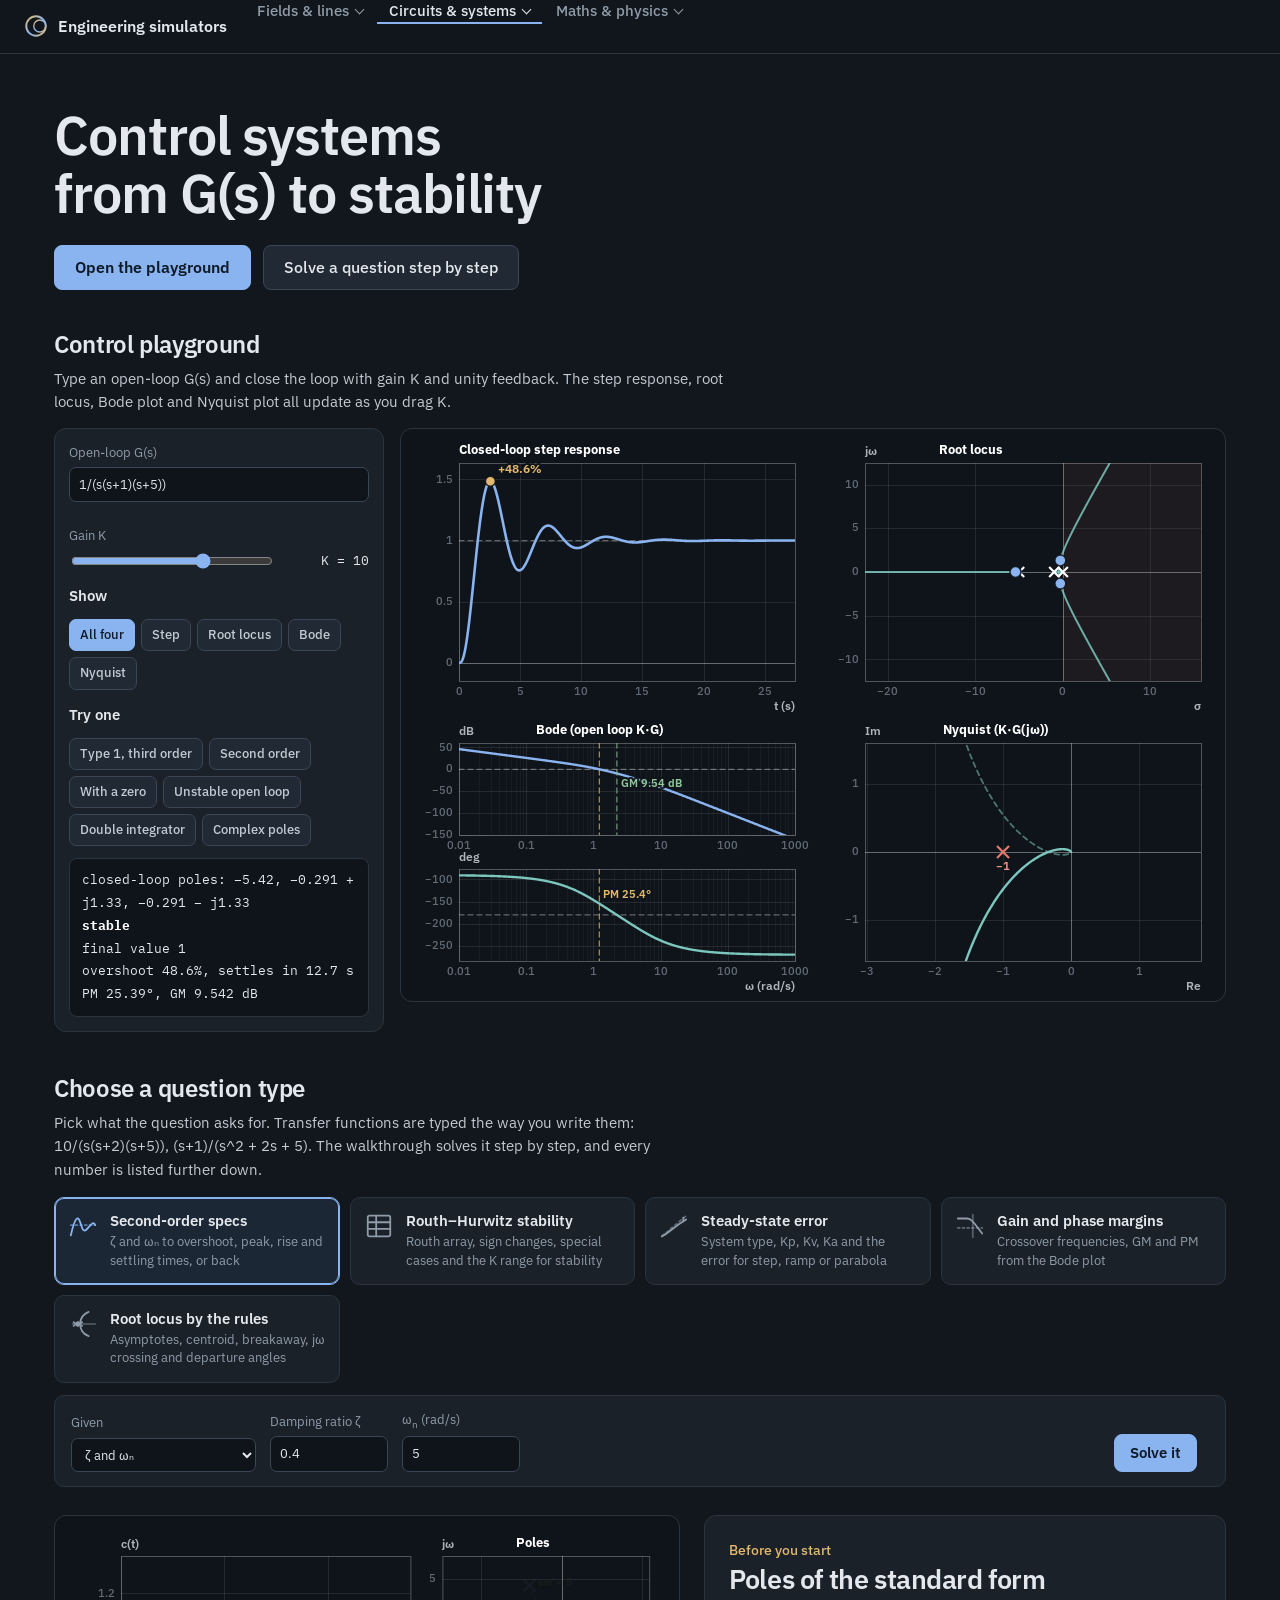
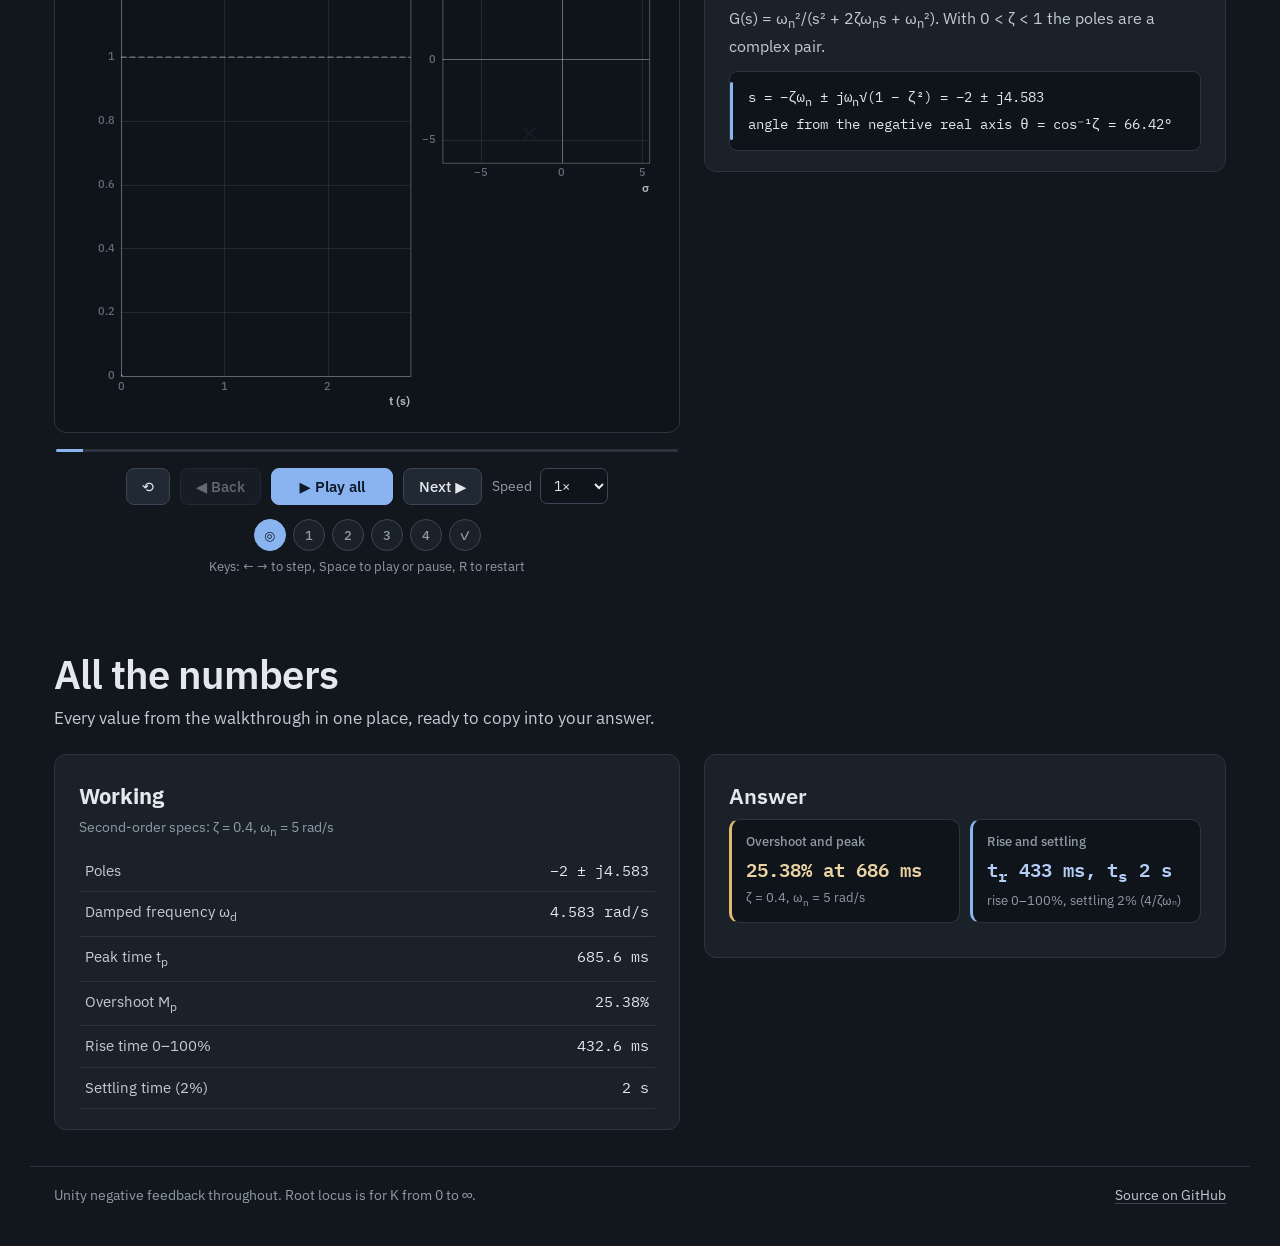
<file: control.html>
<!DOCTYPE html>
<html lang="en">
<head>
<meta charset="utf-8">
<meta name="viewport" content="width=device-width, initial-scale=1">
<title>Control systems — Engineering simulators</title>
<meta name="description" content="Type G(s) and drag K to see the step response, root locus, Bode and Nyquist plots, plus step-by-step second-order specs, Routh–Hurwitz, steady-state error, margins and root-locus rules.">
<meta name="theme-color" content="#12171D">
<link rel="icon" href="data:image/svg+xml,%3Csvg xmlns='http://www.w3.org/2000/svg' viewBox='0 0 32 32'%3E%3Cdefs%3E%3ClinearGradient id='g' x1='0' y1='0' x2='1' y2='1'%3E%3Cstop offset='0' stop-color='%23E2B86F'/%3E%3Cstop offset='.55' stop-color='%238AB4F0'/%3E%3Cstop offset='1' stop-color='%238AB4F0'/%3E%3C/linearGradient%3E%3C/defs%3E%3Ccircle cx='16' cy='16' r='14' fill='none' stroke='url(%23g)' stroke-width='3'/%3E%3Ccircle cx='21' cy='16' r='9' fill='none' stroke='url(%23g)' stroke-width='2'/%3E%3Cline x1='2' y1='16' x2='30' y2='16' stroke='url(%23g)' stroke-width='2'/%3E%3C/svg%3E">
<link rel="preconnect" href="https://fonts.googleapis.com">
<link rel="preconnect" href="https://fonts.gstatic.com" crossorigin>
<link href="https://fonts.googleapis.com/css2?family=IBM+Plex+Sans:wght@400;500;600&family=IBM+Plex+Mono:wght@400;600&display=swap" rel="stylesheet">
<link rel="stylesheet" href="site.css">
</head>
<body>
<nav class="topnav" aria-label="Simulators"><a class="brand" href="index.html"><svg viewBox="0 0 32 32" aria-hidden="true"><defs><linearGradient id="bg" x1="0" y1="0" x2="1" y2="1"><stop offset="0" stop-color="#E2B86F"/><stop offset=".55" stop-color="#8AB4F0"/><stop offset="1" stop-color="#E2B86F"/></linearGradient></defs><circle cx="16" cy="16" r="13" fill="none" stroke="url(#bg)" stroke-width="2.6"/><circle cx="21" cy="16" r="8" fill="none" stroke="url(#bg)" stroke-width="1.8"/><path d="M3 16 H29" stroke="url(#bg)" stroke-width="1.8"/></svg><span>Engineering simulators</span></a><div class="navlinks"><details class="ng"><summary><span>Fields<span class="ng-rest"> &amp; lines</span></span></summary><div class="ngm"><a href="electrostatics.html"><b>Electrostatics</b><span>Charges, field lines, Gauss, capacitors</span></a><a href="lossless.html"><b>Lossless lines</b><span>Smith chart, VSWR, stubs</span></a><a href="interfaces.html"><b>Dielectric interfaces</b><span>Reflection and transmission</span></a><a href="lossy-media.html"><b>Lossy media</b><span>Skin depth, loss tangent</span></a><a href="filled-lines.html"><b>Filled lines</b><span>Coax, twin-lead, microstrip</span></a></div></details><details class="ng"><summary class="here"><span>Circuits<span class="ng-rest"> &amp; systems</span></span></summary><div class="ngm"><a href="circuits.html"><b>Circuits</b><span>DC, AC phasors, transients</span></a><a href="electronics.html"><b>Analog electronics</b><span>Diodes, BJTs, MOSFETs, op-amps</span></a><a href="logic.html"><b>Digital logic</b><span>K-maps, number bases, flip-flops</span></a><a href="signals.html"><b>Signals</b><span>Fourier, convolution, sampling</span></a><a href="control.html" aria-current="page"><b>Control</b><span>Step response, Bode, root locus</span></a></div></details><details class="ng"><summary><span>Maths<span class="ng-rest"> &amp; physics</span></span></summary><div class="ngm"><a href="graph.html"><b>Graphing</b><span>Plot functions, roots, areas</span></a><a href="probability.html"><b>Probability</b><span>Distributions, Bayes, intervals</span></a><a href="matrices.html"><b>Matrices</b><span>Determinants, systems, eigenvalues</span></a><a href="mechanics.html"><b>Mechanics &amp; waves</b><span>Projectiles, oscillators, waves</span></a></div></details></div><script>(function(){var d=document.querySelectorAll(".topnav details");d.forEach(function(x){x.addEventListener("toggle",function(){if(x.open)d.forEach(function(y){if(y!==x)y.open=false;});});});document.addEventListener("click",function(e){d.forEach(function(x){if(x.open&&!x.contains(e.target))x.open=false;});});document.addEventListener("keydown",function(e){if(e.key==="Escape")d.forEach(function(x){if(x.open){x.open=false;x.querySelector("summary").focus();}});});})();</script></nav>
<header class="hero">
  <div>
    <h1 class="rise">Control systems from G(s) to stability</h1>
    <div class="cta rise d1">
      <button class="btn primary big" id="hPlay">Open the playground</button>
      <button class="btn big" id="hPick">Solve a question step by step</button>
    </div>
  </div>
</header>

<section class="play" id="play">
  <div class="play-head">
    <h2>Control playground</h2>
    <p>Type an open-loop G(s) and close the loop with gain K and unity feedback. The step response, root locus, Bode plot and Nyquist plot all update as you drag K.</p>
  </div>
  <div class="play-grid">
    <div class="play-side">
      <label class="ctl"><span>Open-loop G(s)</span><input id="ctG" class="wide" spellcheck="false" autocapitalize="off" style="width:100%"></label>
      <span class="hint2" id="ctErr" role="alert" style="color:var(--alarm)"></span>
      <label class="ctl"><span>Gain K</span><span class="row"><input type="range" id="ctK"><output id="ctKo"></output></span></label>
      <h3>Show</h3>
      <div class="seg2" id="ctView"><button type="button" data-v="all">All four</button><button type="button" data-v="step">Step</button><button type="button" data-v="locus">Root locus</button><button type="button" data-v="bode">Bode</button><button type="button" data-v="nyquist">Nyquist</button></div>
      <h3>Try one</h3>
      <div class="seg2"><button type="button" data-g="1/(s(s+1)(s+5))" data-k="10">Type 1, third order</button><button type="button" data-g="1/(s(s+2))" data-k="4">Second order</button><button type="button" data-g="(s+3)/(s(s+1)(s+2)(s+4))" data-k="5">With a zero</button><button type="button" data-g="(s+1)/(s(s-1))" data-k="3">Unstable open loop</button><button type="button" data-g="(s+1)/(s^2(s+10))" data-k="20">Double integrator</button><button type="button" data-g="1/((s+1)(s^2+2s+5))" data-k="8">Complex poles</button></div>
      <div class="readout" id="ctRead" aria-live="polite"></div>
    </div>
    <div class="play-canvas">
      <div class="frame"><div class="screen"><canvas id="ctCanvas" aria-label="Control system plots"></canvas></div></div>
    </div>
  </div>
</section>

<section class="modes" id="modes">
  <div class="modes-head">
    <h2>Choose a question type</h2>
    <p>Pick what the question asks for. Transfer functions are typed the way you write them: 10/(s(s+2)(s+5)), (s+1)/(s^2 + 2s + 5). The walkthrough solves it step by step, and every number is listed further down.</p>
  </div>
  <div class="mode-grid" id="modeGrid"></div>
  <form class="inputs-bar" id="form" novalidate>
    <div class="fields" id="fields"></div>
    <div class="form-actions">
      <button class="btn primary" type="submit">Solve it</button>
      <span class="err" id="err" role="alert"></span>
    </div>
  </form>
</section>

<main id="lab">
  <section id="stage">
    <div class="frame"><div class="screen">
      <canvas id="scene" aria-label="Animated picture of the solution"></canvas>
    </div></div>
    <div class="progress"><i id="pfill"></i></div>
    <div class="controls">
      <button class="btn" id="bRestart" title="Restart (R)" aria-label="Restart">⟲</button>
      <button class="btn" id="bBack" title="Previous step (←)">◀ Back</button>
      <button class="btn primary" id="bPlay" title="Play all / pause (Space)" style="min-width:122px">▶ Play all</button>
      <button class="btn" id="bNext" title="Next step (→)">Next ▶</button>
      <label class="speed">Speed
        <select id="speed"><option value="0.5">0.5×</option><option value="1" selected>1×</option><option value="1.5">1.5×</option><option value="2">2×</option></select>
      </label>
    </div>
    <div class="dots" id="dots"></div>
    <div class="hint">Keys: ← → to step, Space to play or pause, R to restart</div>
  </section>

  <aside class="panel">
    <div id="pcontent">
      <div class="stepno" id="stepno"></div>
      <h2 id="stitle"></h2>
      <div id="sbody"></div>
      <div class="work" id="swork"></div>
    </div>
  </aside>
</main>

<section class="results" id="results">
  <div class="complete-head">
    <h2>All the numbers</h2>
    <p>Every value from the walkthrough in one place, ready to copy into your answer.</p>
  </div>
  <div class="results-grid">
    <div class="panel"><h3 style="margin:0 0 4px;font-size:22px">Working</h3><p class="sub" id="resSub" style="color:var(--muted);margin:0 0 10px;font-size:14px"></p><table class="table" id="resTable"></table></div>
    <aside class="panel solution"><h3>Answer</h3><div id="resAns"></div></aside>
  </div>
</section>

<footer>
  <span>Unity negative feedback throughout. Root locus is for K from 0 to ∞.</span>
  <a href="https://github.com/shourayaVishnoi/smith-chart-simulator">Source on GitHub</a>
</footer>
<script src="mathx.js"></script>
<script src="plot.js"></script>
<script src="control.js"></script>
<script src="formula-engine.js"></script>
</body>
</html>
</file>
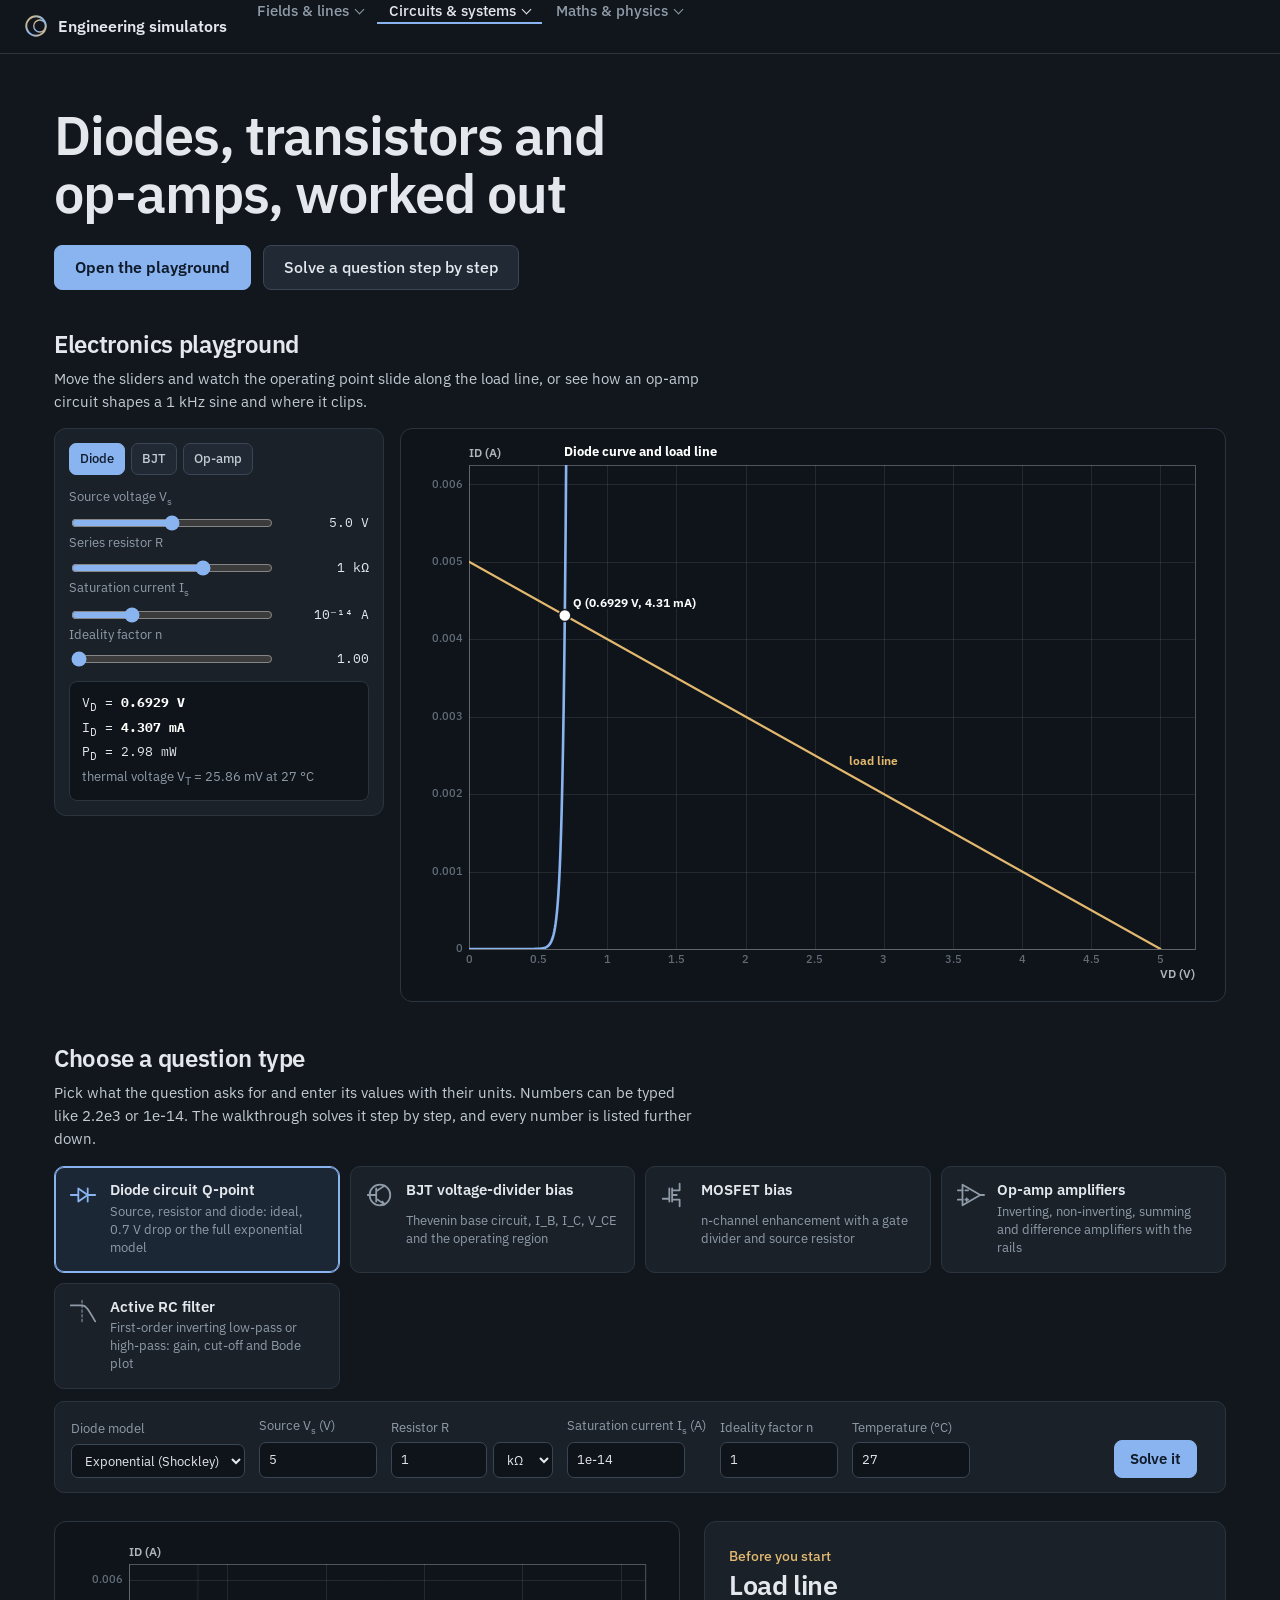
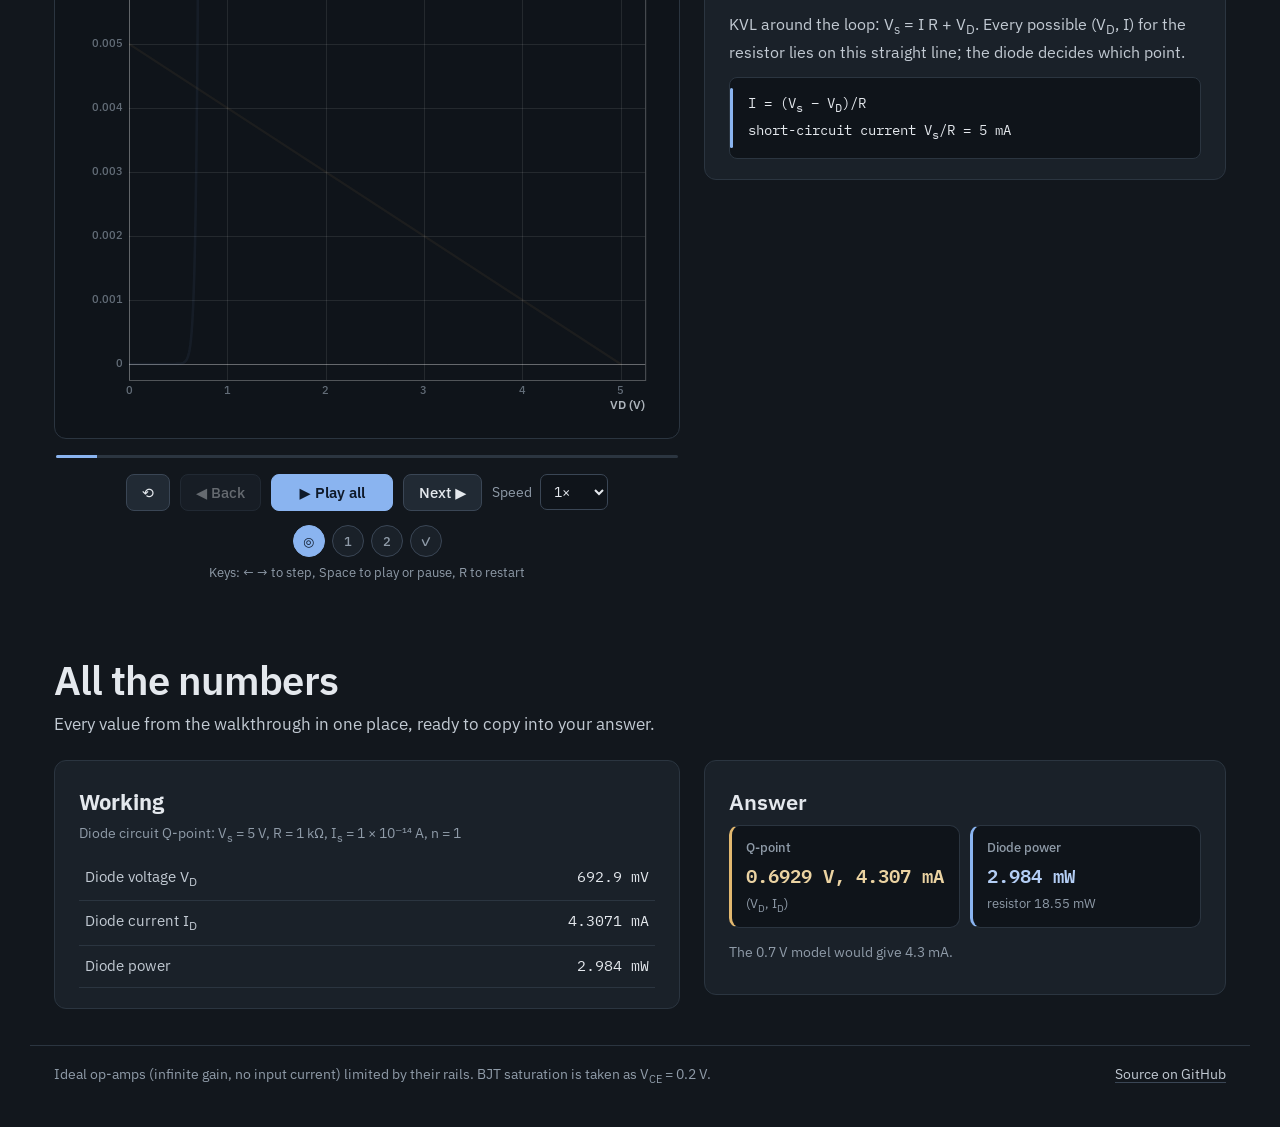
<file: electronics.html>
<!DOCTYPE html>
<html lang="en">
<head>
<meta charset="utf-8">
<meta name="viewport" content="width=device-width, initial-scale=1">
<title>Analog electronics — Engineering simulators</title>
<meta name="description" content="Diode load lines, BJT output characteristics and op-amp waveforms you can adjust, plus step-by-step diode, BJT, MOSFET, op-amp and active filter questions.">
<meta name="theme-color" content="#12171D">
<link rel="icon" href="data:image/svg+xml,%3Csvg xmlns='http://www.w3.org/2000/svg' viewBox='0 0 32 32'%3E%3Cdefs%3E%3ClinearGradient id='g' x1='0' y1='0' x2='1' y2='1'%3E%3Cstop offset='0' stop-color='%23E2B86F'/%3E%3Cstop offset='.55' stop-color='%238AB4F0'/%3E%3Cstop offset='1' stop-color='%238AB4F0'/%3E%3C/linearGradient%3E%3C/defs%3E%3Ccircle cx='16' cy='16' r='14' fill='none' stroke='url(%23g)' stroke-width='3'/%3E%3Ccircle cx='21' cy='16' r='9' fill='none' stroke='url(%23g)' stroke-width='2'/%3E%3Cline x1='2' y1='16' x2='30' y2='16' stroke='url(%23g)' stroke-width='2'/%3E%3C/svg%3E">
<link rel="preconnect" href="https://fonts.googleapis.com">
<link rel="preconnect" href="https://fonts.gstatic.com" crossorigin>
<link href="https://fonts.googleapis.com/css2?family=IBM+Plex+Sans:wght@400;500;600&family=IBM+Plex+Mono:wght@400;600&display=swap" rel="stylesheet">
<link rel="stylesheet" href="site.css">
</head>
<body>
<nav class="topnav" aria-label="Simulators"><a class="brand" href="index.html"><svg viewBox="0 0 32 32" aria-hidden="true"><defs><linearGradient id="bg" x1="0" y1="0" x2="1" y2="1"><stop offset="0" stop-color="#E2B86F"/><stop offset=".55" stop-color="#8AB4F0"/><stop offset="1" stop-color="#E2B86F"/></linearGradient></defs><circle cx="16" cy="16" r="13" fill="none" stroke="url(#bg)" stroke-width="2.6"/><circle cx="21" cy="16" r="8" fill="none" stroke="url(#bg)" stroke-width="1.8"/><path d="M3 16 H29" stroke="url(#bg)" stroke-width="1.8"/></svg><span>Engineering simulators</span></a><div class="navlinks"><details class="ng"><summary><span>Fields<span class="ng-rest"> &amp; lines</span></span></summary><div class="ngm"><a href="electrostatics.html"><b>Electrostatics</b><span>Charges, field lines, Gauss, capacitors</span></a><a href="lossless.html"><b>Lossless lines</b><span>Smith chart, VSWR, stubs</span></a><a href="interfaces.html"><b>Dielectric interfaces</b><span>Reflection and transmission</span></a><a href="lossy-media.html"><b>Lossy media</b><span>Skin depth, loss tangent</span></a><a href="filled-lines.html"><b>Filled lines</b><span>Coax, twin-lead, microstrip</span></a></div></details><details class="ng"><summary class="here"><span>Circuits<span class="ng-rest"> &amp; systems</span></span></summary><div class="ngm"><a href="circuits.html"><b>Circuits</b><span>DC, AC phasors, transients</span></a><a href="electronics.html" aria-current="page"><b>Analog electronics</b><span>Diodes, BJTs, MOSFETs, op-amps</span></a><a href="logic.html"><b>Digital logic</b><span>K-maps, number bases, flip-flops</span></a><a href="signals.html"><b>Signals</b><span>Fourier, convolution, sampling</span></a><a href="control.html"><b>Control</b><span>Step response, Bode, root locus</span></a></div></details><details class="ng"><summary><span>Maths<span class="ng-rest"> &amp; physics</span></span></summary><div class="ngm"><a href="graph.html"><b>Graphing</b><span>Plot functions, roots, areas</span></a><a href="probability.html"><b>Probability</b><span>Distributions, Bayes, intervals</span></a><a href="matrices.html"><b>Matrices</b><span>Determinants, systems, eigenvalues</span></a><a href="mechanics.html"><b>Mechanics &amp; waves</b><span>Projectiles, oscillators, waves</span></a></div></details></div><script>(function(){var d=document.querySelectorAll(".topnav details");d.forEach(function(x){x.addEventListener("toggle",function(){if(x.open)d.forEach(function(y){if(y!==x)y.open=false;});});});document.addEventListener("click",function(e){d.forEach(function(x){if(x.open&&!x.contains(e.target))x.open=false;});});document.addEventListener("keydown",function(e){if(e.key==="Escape")d.forEach(function(x){if(x.open){x.open=false;x.querySelector("summary").focus();}});});})();</script></nav>
<header class="hero">
  <div>
    <h1 class="rise">Diodes, transistors and op-amps, worked out</h1>
    <div class="cta rise d1">
      <button class="btn primary big" id="hPlay">Open the playground</button>
      <button class="btn big" id="hPick">Solve a question step by step</button>
    </div>
  </div>
</header>

<section class="play" id="play">
  <div class="play-head">
    <h2>Electronics playground</h2>
    <p>Move the sliders and watch the operating point slide along the load line, or see how an op-amp circuit shapes a 1 kHz sine and where it clips.</p>
  </div>
  <div class="play-grid">
    <div class="play-side">
      <div class="seg2" id="aeTab"><button type="button" data-v="diode">Diode</button><button type="button" data-v="bjt">BJT</button><button type="button" data-v="opamp">Op-amp</button></div>
      <div id="p_diode">
        <label class="ctl"><span>Source voltage V<sub>s</sub></span><span class="row"><input type="range" id="aeVs"><output id="aeVso"></output></span></label>
        <label class="ctl"><span>Series resistor R</span><span class="row"><input type="range" id="aeR"><output id="aeRo"></output></span></label>
        <label class="ctl"><span>Saturation current I<sub>s</sub></span><span class="row"><input type="range" id="aeIs"><output id="aeIso"></output></span></label>
        <label class="ctl"><span>Ideality factor n</span><span class="row"><input type="range" id="aeN"><output id="aeNo"></output></span></label>
      </div>
      <div id="p_bjt" hidden>
        <label class="ctl"><span>Supply V<sub>CC</sub></span><span class="row"><input type="range" id="aeVCC"><output id="aeVCCo"></output></span></label>
        <label class="ctl"><span>Collector resistor R<sub>C</sub></span><span class="row"><input type="range" id="aeRC"><output id="aeRCo"></output></span></label>
        <label class="ctl"><span>Base current I<sub>B</sub></span><span class="row"><input type="range" id="aeIB"><output id="aeIBo"></output></span></label>
        <label class="ctl"><span>Current gain β</span><span class="row"><input type="range" id="aeB"><output id="aeBo"></output></span></label>
      </div>
      <div id="p_opamp" hidden>
        <h3>Circuit</h3>
        <div class="seg2" id="aeCfg"><button type="button" data-v="inv">Inverting</button><button type="button" data-v="non">Non-inverting</button><button type="button" data-v="fol">Follower</button><button type="button" data-v="int">Integrator</button><button type="button" data-v="dif">Differentiator</button><button type="button" data-v="comp">Comparator</button></div>
        <label class="ctl" id="rowGain"><span>R<sub>f</sub>/R₁</span><span class="row"><input type="range" id="aeG"><output id="aeGo"></output></span></label>
        <label class="ctl"><span>Input amplitude</span><span class="row"><input type="range" id="aeA"><output id="aeAo"></output></span></label>
        <label class="ctl"><span>Supply rails</span><span class="row"><input type="range" id="aeSat"><output id="aeSato"></output></span></label>
      </div>
      <div class="readout" id="aeRead" aria-live="polite"></div>
    </div>
    <div class="play-canvas">
      <div class="frame"><div class="screen"><canvas id="aeCanvas" aria-label="Device characteristics and waveforms"></canvas></div></div>
    </div>
  </div>
</section>

<section class="modes" id="modes">
  <div class="modes-head">
    <h2>Choose a question type</h2>
    <p>Pick what the question asks for and enter its values with their units. Numbers can be typed like 2.2e3 or 1e-14. The walkthrough solves it step by step, and every number is listed further down.</p>
  </div>
  <div class="mode-grid" id="modeGrid"></div>
  <form class="inputs-bar" id="form" novalidate>
    <div class="fields" id="fields"></div>
    <div class="form-actions">
      <button class="btn primary" type="submit">Solve it</button>
      <span class="err" id="err" role="alert"></span>
    </div>
  </form>
</section>

<main id="lab">
  <section id="stage">
    <div class="frame"><div class="screen">
      <canvas id="scene" aria-label="Animated picture of the solution"></canvas>
    </div></div>
    <div class="progress"><i id="pfill"></i></div>
    <div class="controls">
      <button class="btn" id="bRestart" title="Restart (R)" aria-label="Restart">⟲</button>
      <button class="btn" id="bBack" title="Previous step (←)">◀ Back</button>
      <button class="btn primary" id="bPlay" title="Play all / pause (Space)" style="min-width:122px">▶ Play all</button>
      <button class="btn" id="bNext" title="Next step (→)">Next ▶</button>
      <label class="speed">Speed
        <select id="speed"><option value="0.5">0.5×</option><option value="1" selected>1×</option><option value="1.5">1.5×</option><option value="2">2×</option></select>
      </label>
    </div>
    <div class="dots" id="dots"></div>
    <div class="hint">Keys: ← → to step, Space to play or pause, R to restart</div>
  </section>

  <aside class="panel">
    <div id="pcontent">
      <div class="stepno" id="stepno"></div>
      <h2 id="stitle"></h2>
      <div id="sbody"></div>
      <div class="work" id="swork"></div>
    </div>
  </aside>
</main>

<section class="results" id="results">
  <div class="complete-head">
    <h2>All the numbers</h2>
    <p>Every value from the walkthrough in one place, ready to copy into your answer.</p>
  </div>
  <div class="results-grid">
    <div class="panel"><h3 style="margin:0 0 4px;font-size:22px">Working</h3><p class="sub" id="resSub" style="color:var(--muted);margin:0 0 10px;font-size:14px"></p><table class="table" id="resTable"></table></div>
    <aside class="panel solution"><h3>Answer</h3><div id="resAns"></div></aside>
  </div>
</section>

<footer>
  <span>Ideal op-amps (infinite gain, no input current) limited by their rails. BJT saturation is taken as V<sub>CE</sub> = 0.2 V.</span>
  <a href="https://github.com/shourayaVishnoi/smith-chart-simulator">Source on GitHub</a>
</footer>
<script src="mathx.js"></script>
<script src="plot.js"></script>
<script src="electronics.js"></script>
<script src="formula-engine.js"></script>
</body>
</html>
</file>
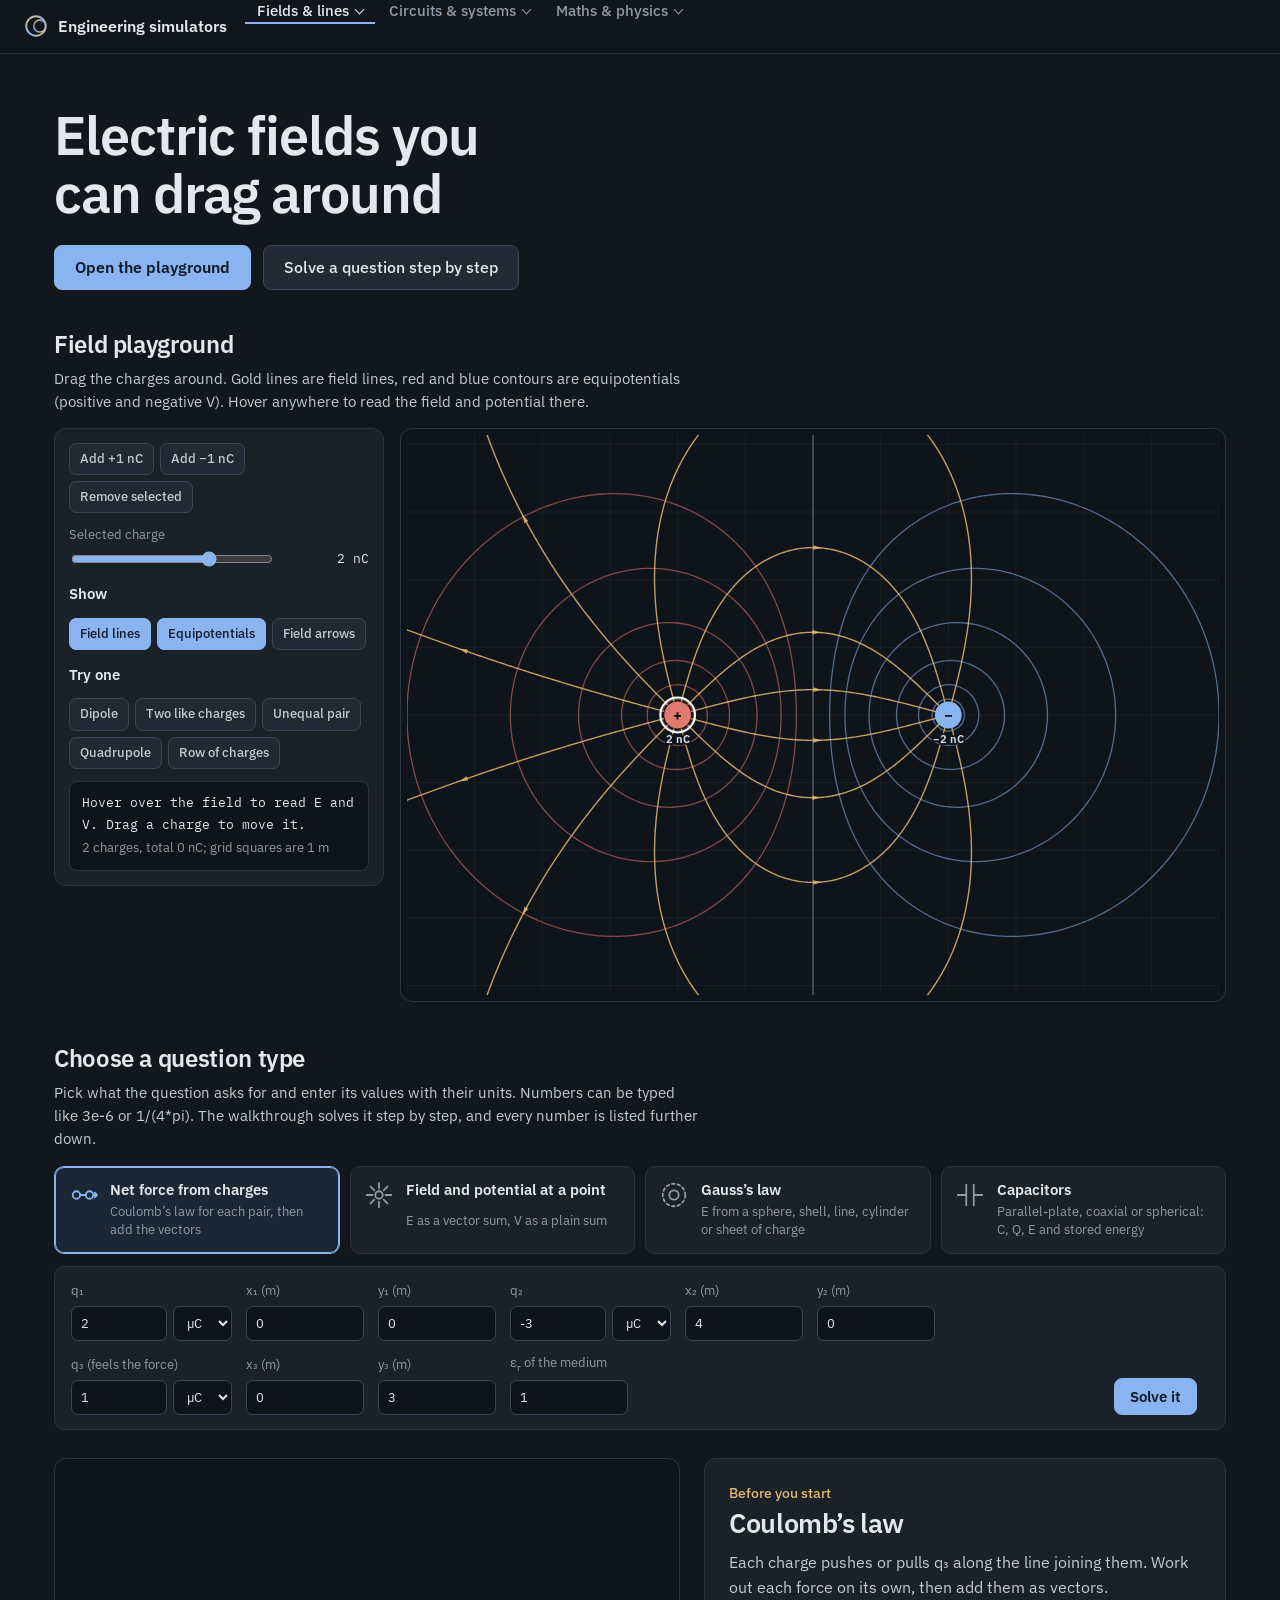
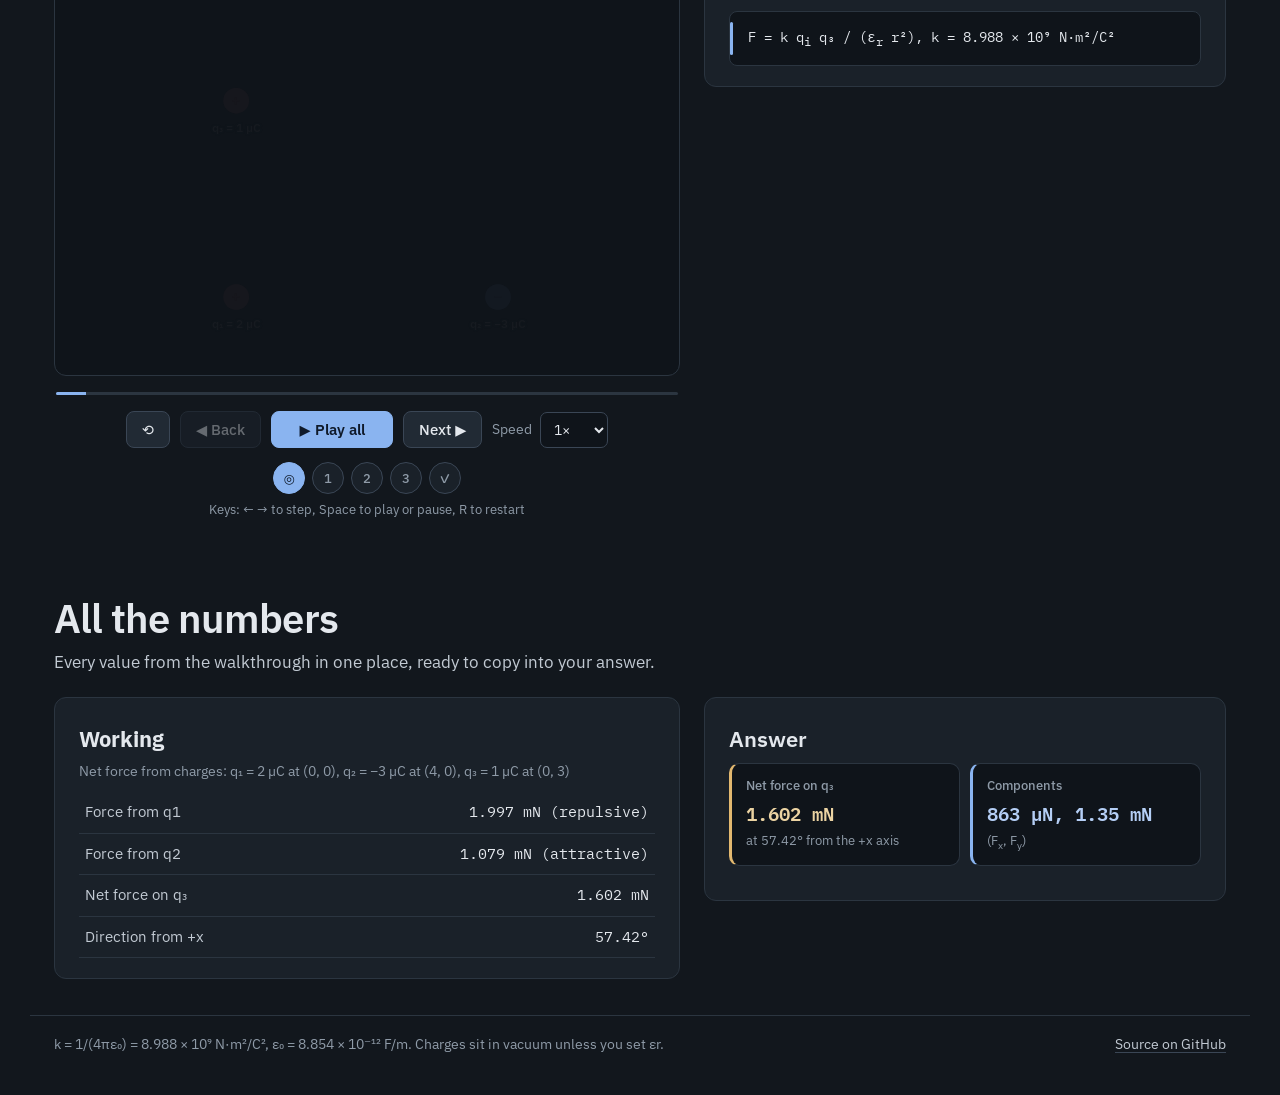
<file: electrostatics.html>
<!DOCTYPE html>
<html lang="en">
<head>
<meta charset="utf-8">
<meta name="viewport" content="width=device-width, initial-scale=1">
<title>Electrostatics — Engineering simulators</title>
<meta name="description" content="Drag point charges to see field lines and equipotentials, then solve Coulomb force, field and potential, Gauss's law and capacitor questions step by step.">
<meta name="theme-color" content="#12171D">
<link rel="icon" href="data:image/svg+xml,%3Csvg xmlns='http://www.w3.org/2000/svg' viewBox='0 0 32 32'%3E%3Cdefs%3E%3ClinearGradient id='g' x1='0' y1='0' x2='1' y2='1'%3E%3Cstop offset='0' stop-color='%23E2B86F'/%3E%3Cstop offset='.55' stop-color='%238AB4F0'/%3E%3Cstop offset='1' stop-color='%238AB4F0'/%3E%3C/linearGradient%3E%3C/defs%3E%3Ccircle cx='16' cy='16' r='14' fill='none' stroke='url(%23g)' stroke-width='3'/%3E%3Ccircle cx='21' cy='16' r='9' fill='none' stroke='url(%23g)' stroke-width='2'/%3E%3Cline x1='2' y1='16' x2='30' y2='16' stroke='url(%23g)' stroke-width='2'/%3E%3C/svg%3E">
<link rel="preconnect" href="https://fonts.googleapis.com">
<link rel="preconnect" href="https://fonts.gstatic.com" crossorigin>
<link href="https://fonts.googleapis.com/css2?family=IBM+Plex+Sans:wght@400;500;600&family=IBM+Plex+Mono:wght@400;600&display=swap" rel="stylesheet">
<link rel="stylesheet" href="site.css">
</head>
<body>
<nav class="topnav" aria-label="Simulators"><a class="brand" href="index.html"><svg viewBox="0 0 32 32" aria-hidden="true"><defs><linearGradient id="bg" x1="0" y1="0" x2="1" y2="1"><stop offset="0" stop-color="#E2B86F"/><stop offset=".55" stop-color="#8AB4F0"/><stop offset="1" stop-color="#E2B86F"/></linearGradient></defs><circle cx="16" cy="16" r="13" fill="none" stroke="url(#bg)" stroke-width="2.6"/><circle cx="21" cy="16" r="8" fill="none" stroke="url(#bg)" stroke-width="1.8"/><path d="M3 16 H29" stroke="url(#bg)" stroke-width="1.8"/></svg><span>Engineering simulators</span></a><div class="navlinks"><details class="ng"><summary class="here"><span>Fields<span class="ng-rest"> &amp; lines</span></span></summary><div class="ngm"><a href="electrostatics.html" aria-current="page"><b>Electrostatics</b><span>Charges, field lines, Gauss, capacitors</span></a><a href="lossless.html"><b>Lossless lines</b><span>Smith chart, VSWR, stubs</span></a><a href="interfaces.html"><b>Dielectric interfaces</b><span>Reflection and transmission</span></a><a href="lossy-media.html"><b>Lossy media</b><span>Skin depth, loss tangent</span></a><a href="filled-lines.html"><b>Filled lines</b><span>Coax, twin-lead, microstrip</span></a></div></details><details class="ng"><summary><span>Circuits<span class="ng-rest"> &amp; systems</span></span></summary><div class="ngm"><a href="circuits.html"><b>Circuits</b><span>DC, AC phasors, transients</span></a><a href="electronics.html"><b>Analog electronics</b><span>Diodes, BJTs, MOSFETs, op-amps</span></a><a href="logic.html"><b>Digital logic</b><span>K-maps, number bases, flip-flops</span></a><a href="signals.html"><b>Signals</b><span>Fourier, convolution, sampling</span></a><a href="control.html"><b>Control</b><span>Step response, Bode, root locus</span></a></div></details><details class="ng"><summary><span>Maths<span class="ng-rest"> &amp; physics</span></span></summary><div class="ngm"><a href="graph.html"><b>Graphing</b><span>Plot functions, roots, areas</span></a><a href="probability.html"><b>Probability</b><span>Distributions, Bayes, intervals</span></a><a href="matrices.html"><b>Matrices</b><span>Determinants, systems, eigenvalues</span></a><a href="mechanics.html"><b>Mechanics &amp; waves</b><span>Projectiles, oscillators, waves</span></a></div></details></div><script>(function(){var d=document.querySelectorAll(".topnav details");d.forEach(function(x){x.addEventListener("toggle",function(){if(x.open)d.forEach(function(y){if(y!==x)y.open=false;});});});document.addEventListener("click",function(e){d.forEach(function(x){if(x.open&&!x.contains(e.target))x.open=false;});});document.addEventListener("keydown",function(e){if(e.key==="Escape")d.forEach(function(x){if(x.open){x.open=false;x.querySelector("summary").focus();}});});})();</script></nav>
<header class="hero">
  <div>
    <h1 class="rise">Electric fields you can drag around</h1>
    <div class="cta rise d1">
      <button class="btn primary big" id="hPlay">Open the playground</button>
      <button class="btn big" id="hPick">Solve a question step by step</button>
    </div>
  </div>
</header>

<section class="play" id="play">
  <div class="play-head">
    <h2>Field playground</h2>
    <p>Drag the charges around. Gold lines are field lines, red and blue contours are equipotentials (positive and negative V). Hover anywhere to read the field and potential there.</p>
  </div>
  <div class="play-grid">
    <div class="play-side">
      <div class="seg2"><button type="button" class="" id="esAddP">Add +1 nC</button><button type="button" id="esAddN">Add −1 nC</button><button type="button" id="esDel">Remove selected</button></div>
      <label class="ctl"><span>Selected charge</span><span class="row"><input type="range" id="esQ" min="-5" max="5" step="0.5"><output id="esQo"></output></span></label>
      <h3>Show</h3>
      <div class="seg2" id="esTog"><button type="button" data-v="lines">Field lines</button><button type="button" data-v="equi">Equipotentials</button><button type="button" data-v="vecs">Field arrows</button></div>
      <h3>Try one</h3>
      <div class="seg2"><button type="button" data-preset="dipole">Dipole</button><button type="button" data-preset="like">Two like charges</button><button type="button" data-preset="unequal">Unequal pair</button><button type="button" data-preset="quad">Quadrupole</button><button type="button" data-preset="line">Row of charges</button></div>
      <div class="readout" id="esRead" aria-live="polite"></div>
    </div>
    <div class="play-canvas">
      <div class="frame"><div class="screen"><canvas id="esCanvas" aria-label="Electric field of the charges"></canvas></div></div>
    </div>
  </div>
</section>

<section class="modes" id="modes">
  <div class="modes-head">
    <h2>Choose a question type</h2>
    <p>Pick what the question asks for and enter its values with their units. Numbers can be typed like 3e-6 or 1/(4*pi). The walkthrough solves it step by step, and every number is listed further down.</p>
  </div>
  <div class="mode-grid" id="modeGrid"></div>
  <form class="inputs-bar" id="form" novalidate>
    <div class="fields" id="fields"></div>
    <div class="form-actions">
      <button class="btn primary" type="submit">Solve it</button>
      <span class="err" id="err" role="alert"></span>
    </div>
  </form>
</section>

<main id="lab">
  <section id="stage">
    <div class="frame"><div class="screen">
      <canvas id="scene" aria-label="Animated picture of the solution"></canvas>
    </div></div>
    <div class="progress"><i id="pfill"></i></div>
    <div class="controls">
      <button class="btn" id="bRestart" title="Restart (R)" aria-label="Restart">⟲</button>
      <button class="btn" id="bBack" title="Previous step (←)">◀ Back</button>
      <button class="btn primary" id="bPlay" title="Play all / pause (Space)" style="min-width:122px">▶ Play all</button>
      <button class="btn" id="bNext" title="Next step (→)">Next ▶</button>
      <label class="speed">Speed
        <select id="speed"><option value="0.5">0.5×</option><option value="1" selected>1×</option><option value="1.5">1.5×</option><option value="2">2×</option></select>
      </label>
    </div>
    <div class="dots" id="dots"></div>
    <div class="hint">Keys: ← → to step, Space to play or pause, R to restart</div>
  </section>

  <aside class="panel">
    <div id="pcontent">
      <div class="stepno" id="stepno"></div>
      <h2 id="stitle"></h2>
      <div id="sbody"></div>
      <div class="work" id="swork"></div>
    </div>
  </aside>
</main>

<section class="results" id="results">
  <div class="complete-head">
    <h2>All the numbers</h2>
    <p>Every value from the walkthrough in one place, ready to copy into your answer.</p>
  </div>
  <div class="results-grid">
    <div class="panel"><h3 style="margin:0 0 4px;font-size:22px">Working</h3><p class="sub" id="resSub" style="color:var(--muted);margin:0 0 10px;font-size:14px"></p><table class="table" id="resTable"></table></div>
    <aside class="panel solution"><h3>Answer</h3><div id="resAns"></div></aside>
  </div>
</section>

<footer>
  <span>k = 1/(4πε₀) = 8.988 × 10⁹ N·m²/C², ε₀ = 8.854 × 10⁻¹² F/m. Charges sit in vacuum unless you set εr.</span>
  <a href="https://github.com/shourayaVishnoi/smith-chart-simulator">Source on GitHub</a>
</footer>
<script src="mathx.js"></script>
<script src="plot.js"></script>
<script src="electrostatics.js"></script>
<script src="formula-engine.js"></script>
</body>
</html>
</file>
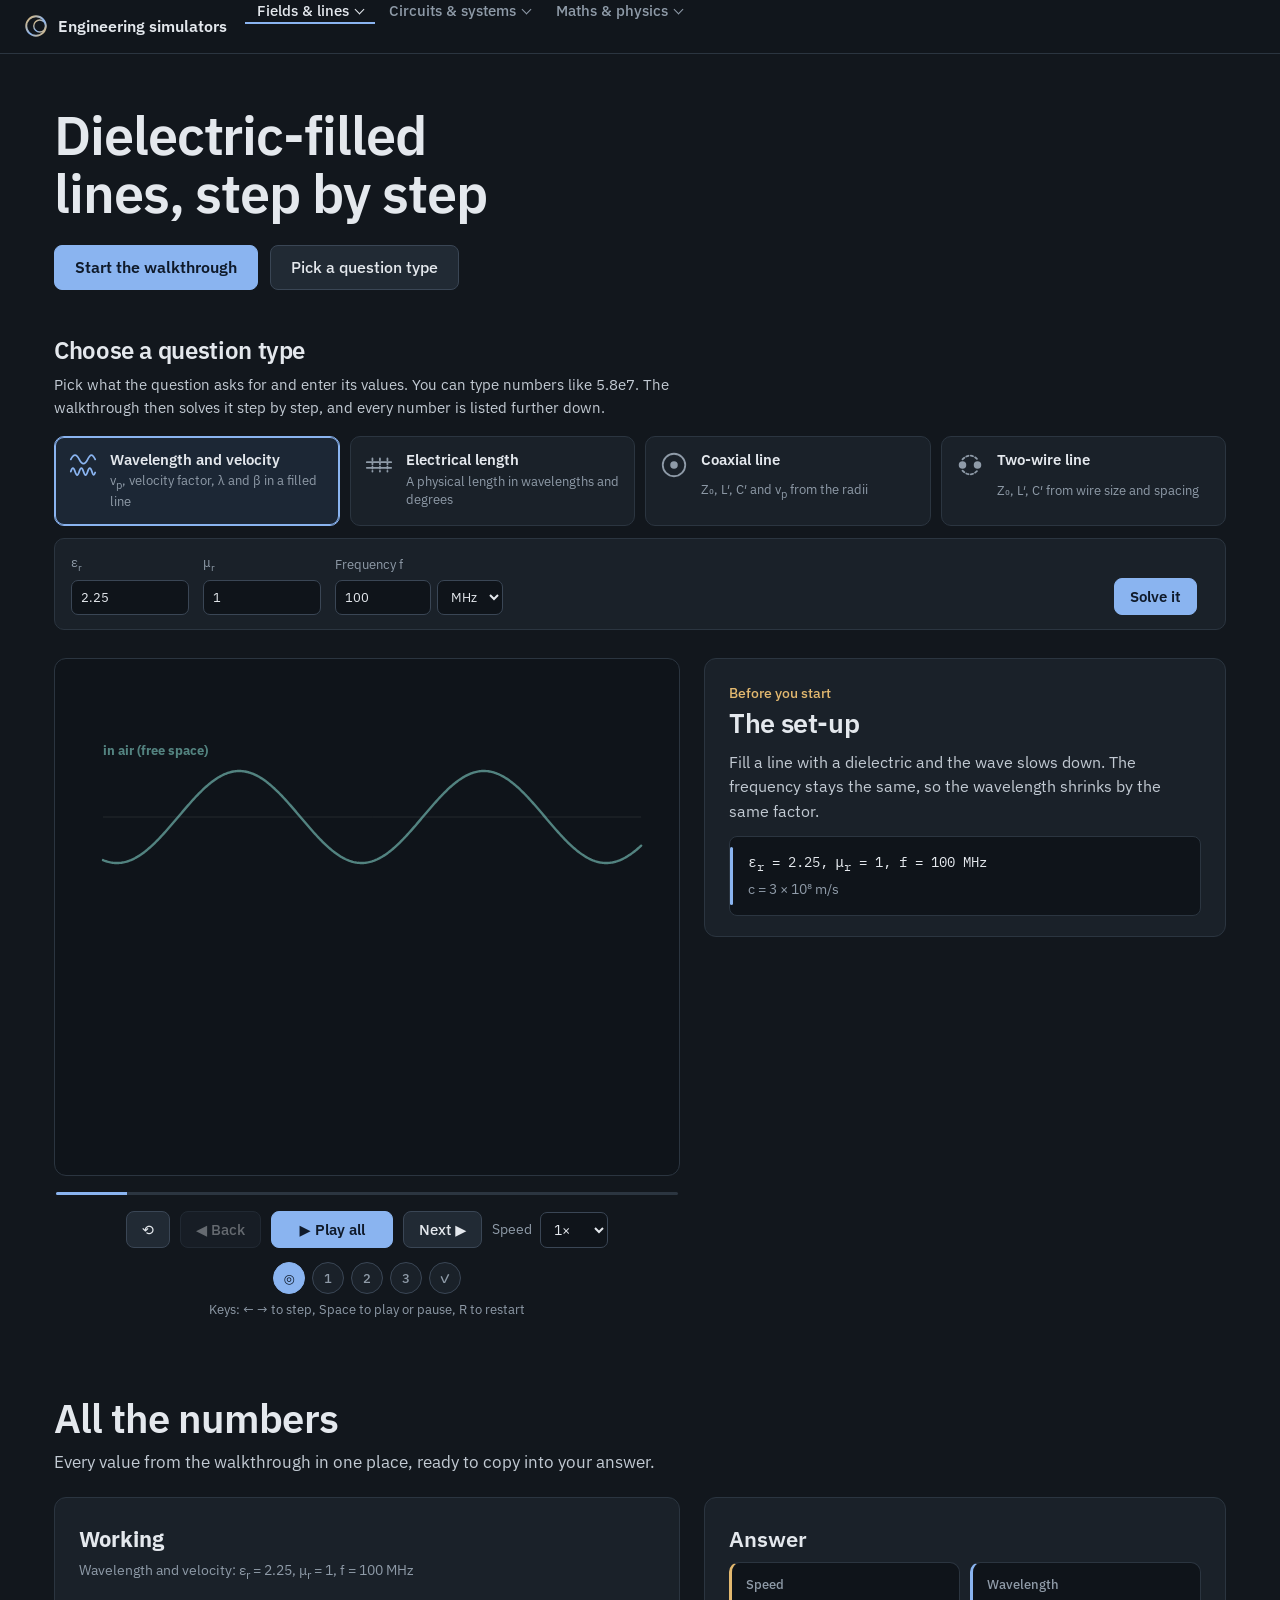
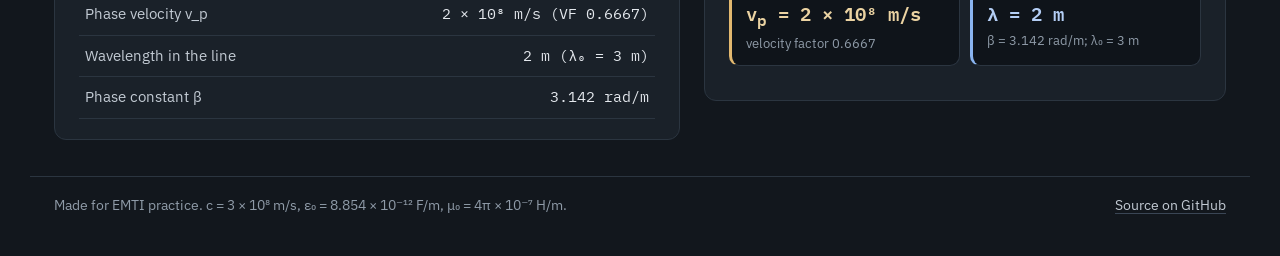
<file: filled-lines.html>
<!DOCTYPE html>
<html lang="en">
<head>
<meta charset="utf-8">
<meta name="viewport" content="width=device-width, initial-scale=1">
<title>Dielectric-filled lines — EMTI simulator</title>
<meta name="description" content="Dielectric-filled transmission lines, step by step: velocity factor, wavelength, electrical length, coaxial and two-wire line impedance.">
<meta name="theme-color" content="#12171D">
<link rel="icon" href="data:image/svg+xml,%3Csvg xmlns='http://www.w3.org/2000/svg' viewBox='0 0 32 32'%3E%3Cdefs%3E%3ClinearGradient id='g' x1='0' y1='0' x2='1' y2='1'%3E%3Cstop offset='0' stop-color='%23E2B86F'/%3E%3Cstop offset='.55' stop-color='%238AB4F0'/%3E%3Cstop offset='1' stop-color='%238AB4F0'/%3E%3C/linearGradient%3E%3C/defs%3E%3Ccircle cx='16' cy='16' r='14' fill='none' stroke='url(%23g)' stroke-width='3'/%3E%3Ccircle cx='21' cy='16' r='9' fill='none' stroke='url(%23g)' stroke-width='2'/%3E%3Cline x1='2' y1='16' x2='30' y2='16' stroke='url(%23g)' stroke-width='2'/%3E%3C/svg%3E">
<link rel="preconnect" href="https://fonts.googleapis.com">
<link rel="preconnect" href="https://fonts.gstatic.com" crossorigin>
<link href="https://fonts.googleapis.com/css2?family=IBM+Plex+Sans:wght@400;500;600&family=IBM+Plex+Mono:wght@400;600&display=swap" rel="stylesheet">
<link rel="stylesheet" href="site.css">
</head>
<body>
<nav class="topnav" aria-label="Simulators"><a class="brand" href="index.html"><svg viewBox="0 0 32 32" aria-hidden="true"><defs><linearGradient id="bg" x1="0" y1="0" x2="1" y2="1"><stop offset="0" stop-color="#E2B86F"/><stop offset=".55" stop-color="#8AB4F0"/><stop offset="1" stop-color="#E2B86F"/></linearGradient></defs><circle cx="16" cy="16" r="13" fill="none" stroke="url(#bg)" stroke-width="2.6"/><circle cx="21" cy="16" r="8" fill="none" stroke="url(#bg)" stroke-width="1.8"/><path d="M3 16 H29" stroke="url(#bg)" stroke-width="1.8"/></svg><span>Engineering simulators</span></a><div class="navlinks"><details class="ng"><summary class="here"><span>Fields<span class="ng-rest"> &amp; lines</span></span></summary><div class="ngm"><a href="electrostatics.html"><b>Electrostatics</b><span>Charges, field lines, Gauss, capacitors</span></a><a href="lossless.html"><b>Lossless lines</b><span>Smith chart, VSWR, stubs</span></a><a href="interfaces.html"><b>Dielectric interfaces</b><span>Reflection and transmission</span></a><a href="lossy-media.html"><b>Lossy media</b><span>Skin depth, loss tangent</span></a><a href="filled-lines.html" aria-current="page"><b>Filled lines</b><span>Coax, twin-lead, microstrip</span></a></div></details><details class="ng"><summary><span>Circuits<span class="ng-rest"> &amp; systems</span></span></summary><div class="ngm"><a href="circuits.html"><b>Circuits</b><span>DC, AC phasors, transients</span></a><a href="electronics.html"><b>Analog electronics</b><span>Diodes, BJTs, MOSFETs, op-amps</span></a><a href="logic.html"><b>Digital logic</b><span>K-maps, number bases, flip-flops</span></a><a href="signals.html"><b>Signals</b><span>Fourier, convolution, sampling</span></a><a href="control.html"><b>Control</b><span>Step response, Bode, root locus</span></a></div></details><details class="ng"><summary><span>Maths<span class="ng-rest"> &amp; physics</span></span></summary><div class="ngm"><a href="graph.html"><b>Graphing</b><span>Plot functions, roots, areas</span></a><a href="probability.html"><b>Probability</b><span>Distributions, Bayes, intervals</span></a><a href="matrices.html"><b>Matrices</b><span>Determinants, systems, eigenvalues</span></a><a href="mechanics.html"><b>Mechanics &amp; waves</b><span>Projectiles, oscillators, waves</span></a></div></details></div><script>(function(){var d=document.querySelectorAll(".topnav details");d.forEach(function(x){x.addEventListener("toggle",function(){if(x.open)d.forEach(function(y){if(y!==x)y.open=false;});});});document.addEventListener("click",function(e){d.forEach(function(x){if(x.open&&!x.contains(e.target))x.open=false;});});document.addEventListener("keydown",function(e){if(e.key==="Escape")d.forEach(function(x){if(x.open){x.open=false;x.querySelector("summary").focus();}});});})();</script></nav>
<header class="hero">
  <div>
    <h1 class="rise">Dielectric-filled lines, step by step</h1>
    <div class="cta rise d1">
      <button class="btn primary big" id="hStart">Start the walkthrough</button>
      <button class="btn big" id="hPick">Pick a question type</button>
    </div>
  </div>
</header>

<section class="modes" id="modes">
  <div class="modes-head">
    <h2>Choose a question type</h2>
    <p>Pick what the question asks for and enter its values. You can type numbers like 5.8e7. The walkthrough then solves it step by step, and every number is listed further down.</p>
  </div>
  <div class="mode-grid" id="modeGrid"></div>
  <form class="inputs-bar" id="form" novalidate>
    <div class="fields" id="fields"></div>
    <div class="form-actions">
      <button class="btn primary" type="submit">Solve it</button>
      <span class="err" id="err" role="alert"></span>
    </div>
  </form>
</section>

<main id="lab">
  <section id="stage">
    <div class="frame"><div class="screen">
      <canvas id="scene" aria-label="Animated picture of the solution"></canvas>
    </div></div>
    <div class="progress"><i id="pfill"></i></div>
    <div class="controls">
      <button class="btn" id="bRestart" title="Restart (R)" aria-label="Restart">⟲</button>
      <button class="btn" id="bBack" title="Previous step (←)">◀ Back</button>
      <button class="btn primary" id="bPlay" title="Play all / pause (Space)" style="min-width:122px">▶ Play all</button>
      <button class="btn" id="bNext" title="Next step (→)">Next ▶</button>
      <label class="speed">Speed
        <select id="speed"><option value="0.5">0.5×</option><option value="1" selected>1×</option><option value="1.5">1.5×</option><option value="2">2×</option></select>
      </label>
    </div>
    <div class="dots" id="dots"></div>
    <div class="hint">Keys: ← → to step, Space to play or pause, R to restart</div>
  </section>

  <aside class="panel">
    <div id="pcontent">
      <div class="stepno" id="stepno"></div>
      <h2 id="stitle"></h2>
      <div id="sbody"></div>
      <div class="work" id="swork"></div>
    </div>
  </aside>
</main>

<section class="results" id="results">
  <div class="complete-head">
    <h2>All the numbers</h2>
    <p>Every value from the walkthrough in one place, ready to copy into your answer.</p>
  </div>
  <div class="results-grid">
    <div class="panel"><h3 style="margin:0 0 4px;font-size:22px">Working</h3><p class="sub" id="resSub" style="color:var(--muted);margin:0 0 10px;font-size:14px"></p><table class="table" id="resTable"></table></div>
    <aside class="panel solution"><h3>Answer</h3><div id="resAns"></div></aside>
  </div>
</section>

<footer>
  <span>Made for EMTI practice. c = 3 × 10⁸ m/s, ε₀ = 8.854 × 10⁻¹² F/m, μ₀ = 4π × 10⁻⁷ H/m.</span>
  <a href="https://github.com/shourayaVishnoi/smith-chart-simulator">Source on GitHub</a>
</footer>
<script src="filled-lines.js"></script>
<script src="formula-engine.js"></script>
</body>
</html>
</file>
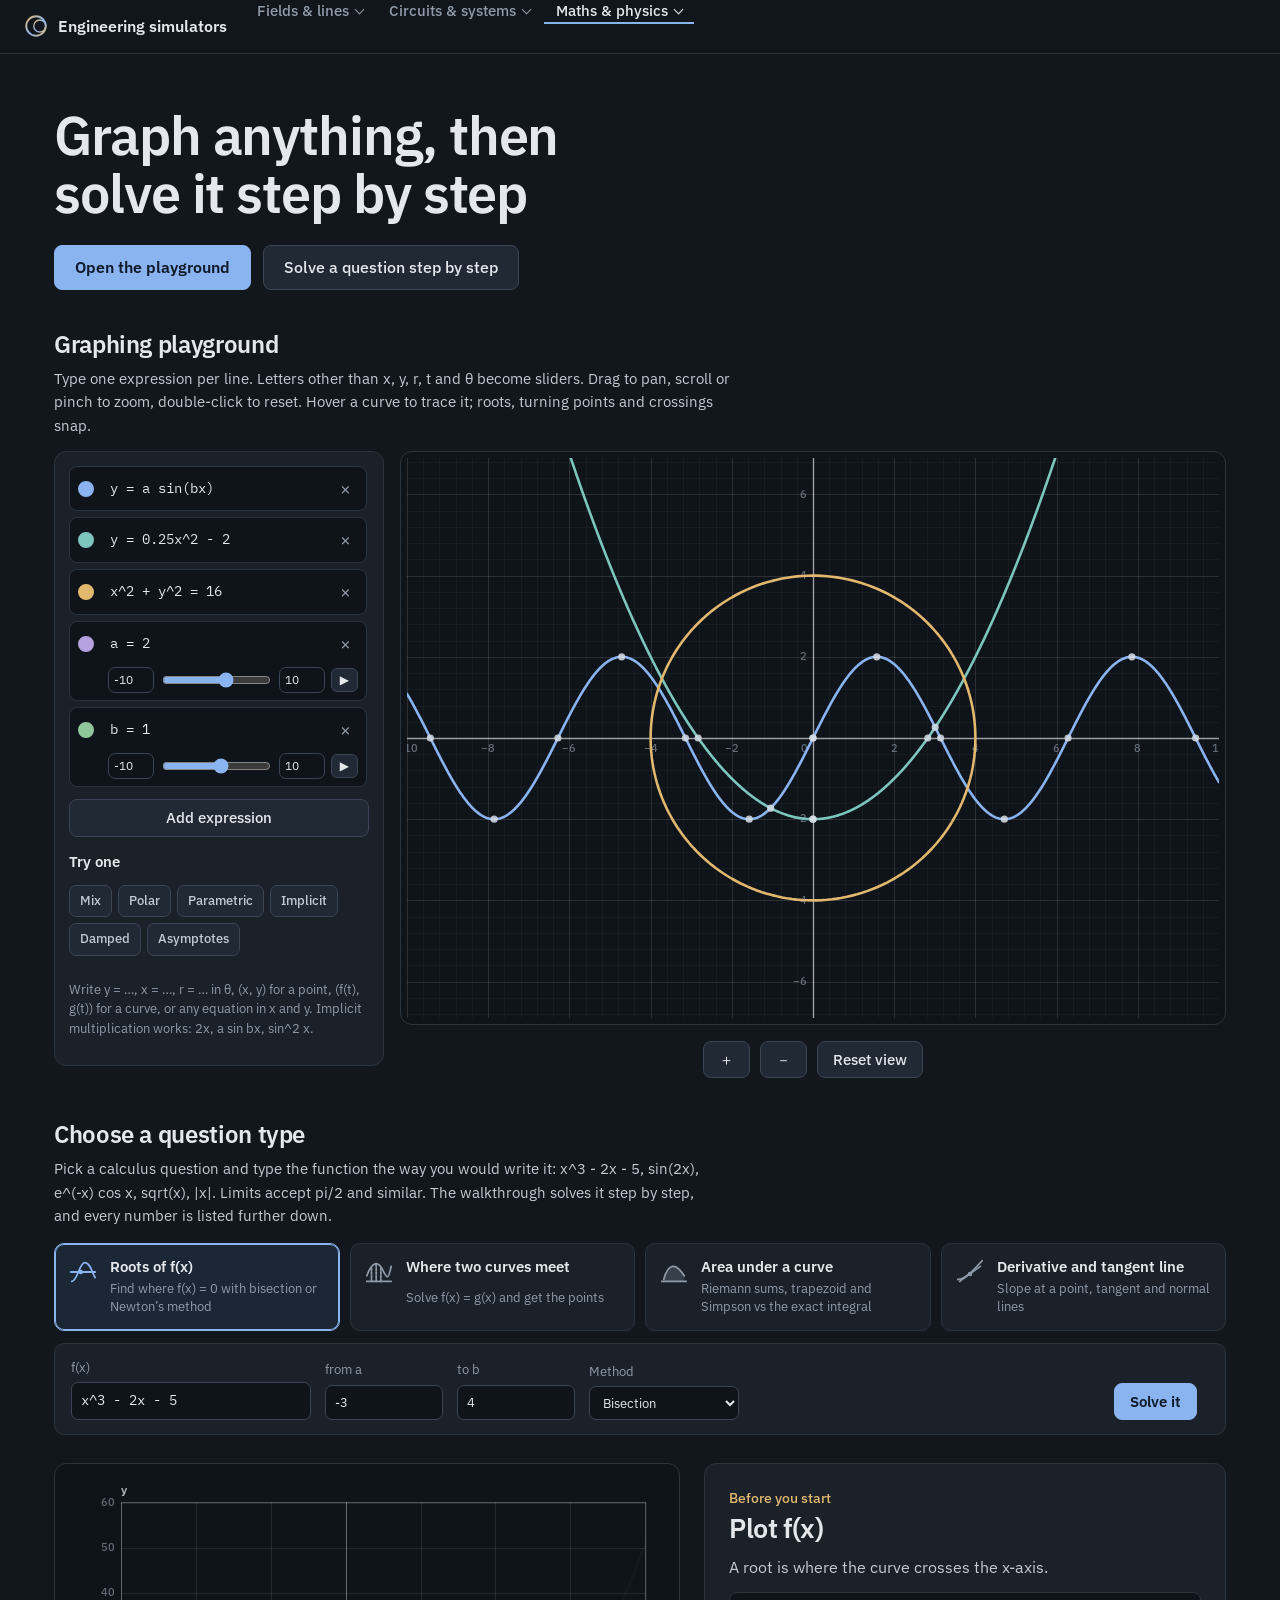
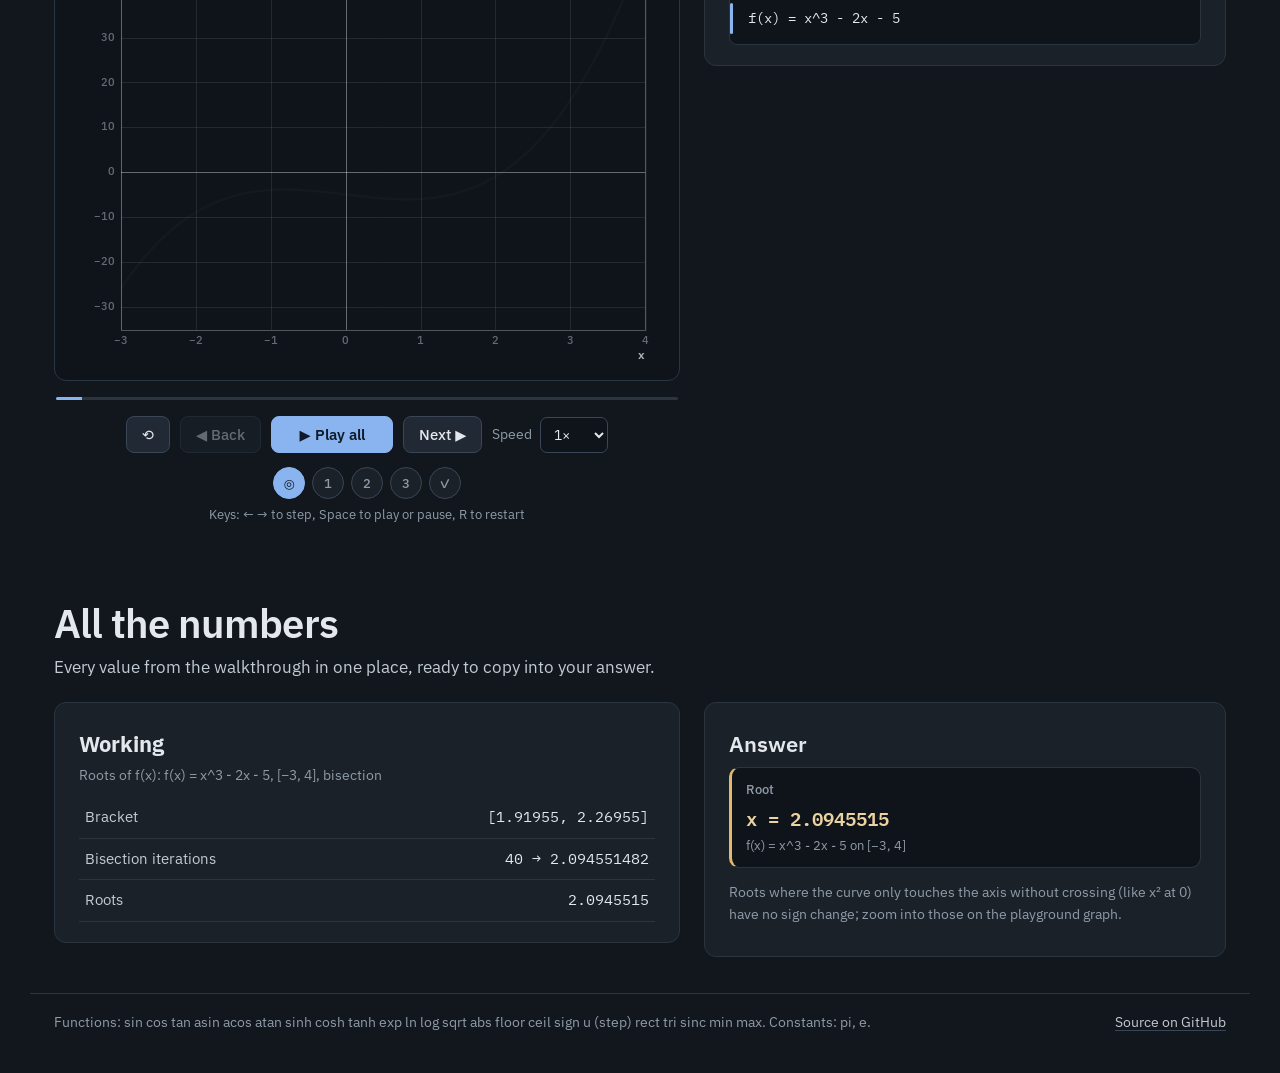
<file: graph.html>
<!DOCTYPE html>
<html lang="en">
<head>
<meta charset="utf-8">
<meta name="viewport" content="width=device-width, initial-scale=1">
<title>Graphing calculator — Engineering simulators</title>
<meta name="description" content="Graph functions, polar and parametric curves and implicit equations with sliders, then solve roots, intersections, areas and tangents step by step.">
<meta name="theme-color" content="#12171D">
<link rel="icon" href="data:image/svg+xml,%3Csvg xmlns='http://www.w3.org/2000/svg' viewBox='0 0 32 32'%3E%3Cdefs%3E%3ClinearGradient id='g' x1='0' y1='0' x2='1' y2='1'%3E%3Cstop offset='0' stop-color='%23E2B86F'/%3E%3Cstop offset='.55' stop-color='%238AB4F0'/%3E%3Cstop offset='1' stop-color='%238AB4F0'/%3E%3C/linearGradient%3E%3C/defs%3E%3Ccircle cx='16' cy='16' r='14' fill='none' stroke='url(%23g)' stroke-width='3'/%3E%3Ccircle cx='21' cy='16' r='9' fill='none' stroke='url(%23g)' stroke-width='2'/%3E%3Cline x1='2' y1='16' x2='30' y2='16' stroke='url(%23g)' stroke-width='2'/%3E%3C/svg%3E">
<link rel="preconnect" href="https://fonts.googleapis.com">
<link rel="preconnect" href="https://fonts.gstatic.com" crossorigin>
<link href="https://fonts.googleapis.com/css2?family=IBM+Plex+Sans:wght@400;500;600&family=IBM+Plex+Mono:wght@400;600&display=swap" rel="stylesheet">
<link rel="stylesheet" href="site.css">
</head>
<body>
<nav class="topnav" aria-label="Simulators"><a class="brand" href="index.html"><svg viewBox="0 0 32 32" aria-hidden="true"><defs><linearGradient id="bg" x1="0" y1="0" x2="1" y2="1"><stop offset="0" stop-color="#E2B86F"/><stop offset=".55" stop-color="#8AB4F0"/><stop offset="1" stop-color="#E2B86F"/></linearGradient></defs><circle cx="16" cy="16" r="13" fill="none" stroke="url(#bg)" stroke-width="2.6"/><circle cx="21" cy="16" r="8" fill="none" stroke="url(#bg)" stroke-width="1.8"/><path d="M3 16 H29" stroke="url(#bg)" stroke-width="1.8"/></svg><span>Engineering simulators</span></a><div class="navlinks"><details class="ng"><summary><span>Fields<span class="ng-rest"> &amp; lines</span></span></summary><div class="ngm"><a href="electrostatics.html"><b>Electrostatics</b><span>Charges, field lines, Gauss, capacitors</span></a><a href="lossless.html"><b>Lossless lines</b><span>Smith chart, VSWR, stubs</span></a><a href="interfaces.html"><b>Dielectric interfaces</b><span>Reflection and transmission</span></a><a href="lossy-media.html"><b>Lossy media</b><span>Skin depth, loss tangent</span></a><a href="filled-lines.html"><b>Filled lines</b><span>Coax, twin-lead, microstrip</span></a></div></details><details class="ng"><summary><span>Circuits<span class="ng-rest"> &amp; systems</span></span></summary><div class="ngm"><a href="circuits.html"><b>Circuits</b><span>DC, AC phasors, transients</span></a><a href="electronics.html"><b>Analog electronics</b><span>Diodes, BJTs, MOSFETs, op-amps</span></a><a href="logic.html"><b>Digital logic</b><span>K-maps, number bases, flip-flops</span></a><a href="signals.html"><b>Signals</b><span>Fourier, convolution, sampling</span></a><a href="control.html"><b>Control</b><span>Step response, Bode, root locus</span></a></div></details><details class="ng"><summary class="here"><span>Maths<span class="ng-rest"> &amp; physics</span></span></summary><div class="ngm"><a href="graph.html" aria-current="page"><b>Graphing</b><span>Plot functions, roots, areas</span></a><a href="probability.html"><b>Probability</b><span>Distributions, Bayes, intervals</span></a><a href="matrices.html"><b>Matrices</b><span>Determinants, systems, eigenvalues</span></a><a href="mechanics.html"><b>Mechanics &amp; waves</b><span>Projectiles, oscillators, waves</span></a></div></details></div><script>(function(){var d=document.querySelectorAll(".topnav details");d.forEach(function(x){x.addEventListener("toggle",function(){if(x.open)d.forEach(function(y){if(y!==x)y.open=false;});});});document.addEventListener("click",function(e){d.forEach(function(x){if(x.open&&!x.contains(e.target))x.open=false;});});document.addEventListener("keydown",function(e){if(e.key==="Escape")d.forEach(function(x){if(x.open){x.open=false;x.querySelector("summary").focus();}});});})();</script></nav>
<header class="hero">
  <div>
    <h1 class="rise">Graph anything, then solve it step by step</h1>
    <div class="cta rise d1">
      <button class="btn primary big" id="hPlay">Open the playground</button>
      <button class="btn big" id="hPick">Solve a question step by step</button>
    </div>
  </div>
</header>

<section class="play" id="play">
  <div class="play-head">
    <h2>Graphing playground</h2>
    <p>Type one expression per line. Letters other than x, y, r, t and θ become sliders. Drag to pan, scroll or pinch to zoom, double-click to reset. Hover a curve to trace it; roots, turning points and crossings snap.</p>
  </div>
  <div class="play-grid">
    <div class="play-side">
      <div class="exprs" id="exprs"></div>
      <button class="btn" id="gcAdd" type="button">Add expression</button>
      <h3>Try one</h3>
      <div class="seg2">
        <button type="button" data-ex="y = a sin(bx)|y = 0.25x^2 - 2|x^2 + y^2 = 16|a = 2|b = 1">Mix</button>
        <button type="button" data-ex="r = 2 + 2cos(θ)|r = 3sin(kθ)|k = 4">Polar</button>
        <button type="button" data-ex="(4cos(3t), 4sin(2t))|(cos t, sin t)">Parametric</button>
        <button type="button" data-ex="y^2 = x^3 - 4x + c|c = 1">Implicit</button>
        <button type="button" data-ex="y = e^(-kx) cos(5x)|y = e^(-kx)|y = -e^(-kx)|k = 0.3">Damped</button>
        <button type="button" data-ex="y = tan x|y = 1/(x - 1)">Asymptotes</button>
      </div>
      <p class="hint2">Write y = …, x = …, r = … in θ, (x, y) for a point, (f(t), g(t)) for a curve, or any equation in x and y. Implicit multiplication works: 2x, a sin bx, sin^2 x.</p>
    </div>
    <div class="play-canvas">
      <div class="frame"><div class="screen"><canvas id="gcCanvas" aria-label="Graph of the expressions"></canvas></div></div>
      <div class="controls">
        <button class="btn" id="gcZin" type="button" aria-label="Zoom in">＋</button>
        <button class="btn" id="gcZout" type="button" aria-label="Zoom out">－</button>
        <button class="btn" id="gcReset" type="button">Reset view</button>
      </div>
    </div>
  </div>
</section>

<section class="modes" id="modes">
  <div class="modes-head">
    <h2>Choose a question type</h2>
    <p>Pick a calculus question and type the function the way you would write it: x^3 - 2x - 5, sin(2x), e^(-x) cos x, sqrt(x), |x|. Limits accept pi/2 and similar. The walkthrough solves it step by step, and every number is listed further down.</p>
  </div>
  <div class="mode-grid" id="modeGrid"></div>
  <form class="inputs-bar" id="form" novalidate>
    <div class="fields" id="fields"></div>
    <div class="form-actions">
      <button class="btn primary" type="submit">Solve it</button>
      <span class="err" id="err" role="alert"></span>
    </div>
  </form>
</section>

<main id="lab">
  <section id="stage">
    <div class="frame"><div class="screen">
      <canvas id="scene" aria-label="Animated picture of the solution"></canvas>
    </div></div>
    <div class="progress"><i id="pfill"></i></div>
    <div class="controls">
      <button class="btn" id="bRestart" title="Restart (R)" aria-label="Restart">⟲</button>
      <button class="btn" id="bBack" title="Previous step (←)">◀ Back</button>
      <button class="btn primary" id="bPlay" title="Play all / pause (Space)" style="min-width:122px">▶ Play all</button>
      <button class="btn" id="bNext" title="Next step (→)">Next ▶</button>
      <label class="speed">Speed
        <select id="speed"><option value="0.5">0.5×</option><option value="1" selected>1×</option><option value="1.5">1.5×</option><option value="2">2×</option></select>
      </label>
    </div>
    <div class="dots" id="dots"></div>
    <div class="hint">Keys: ← → to step, Space to play or pause, R to restart</div>
  </section>

  <aside class="panel">
    <div id="pcontent">
      <div class="stepno" id="stepno"></div>
      <h2 id="stitle"></h2>
      <div id="sbody"></div>
      <div class="work" id="swork"></div>
    </div>
  </aside>
</main>

<section class="results" id="results">
  <div class="complete-head">
    <h2>All the numbers</h2>
    <p>Every value from the walkthrough in one place, ready to copy into your answer.</p>
  </div>
  <div class="results-grid">
    <div class="panel"><h3 style="margin:0 0 4px;font-size:22px">Working</h3><p class="sub" id="resSub" style="color:var(--muted);margin:0 0 10px;font-size:14px"></p><table class="table" id="resTable"></table></div>
    <aside class="panel solution"><h3>Answer</h3><div id="resAns"></div></aside>
  </div>
</section>

<footer>
  <span>Functions: sin cos tan asin acos atan sinh cosh tanh exp ln log sqrt abs floor ceil sign u (step) rect tri sinc min max. Constants: pi, e.</span>
  <a href="https://github.com/shourayaVishnoi/smith-chart-simulator">Source on GitHub</a>
</footer>
<script src="mathx.js"></script>
<script src="plot.js"></script>
<script src="graph.js"></script>
<script src="formula-engine.js"></script>
</body>
</html>
</file>
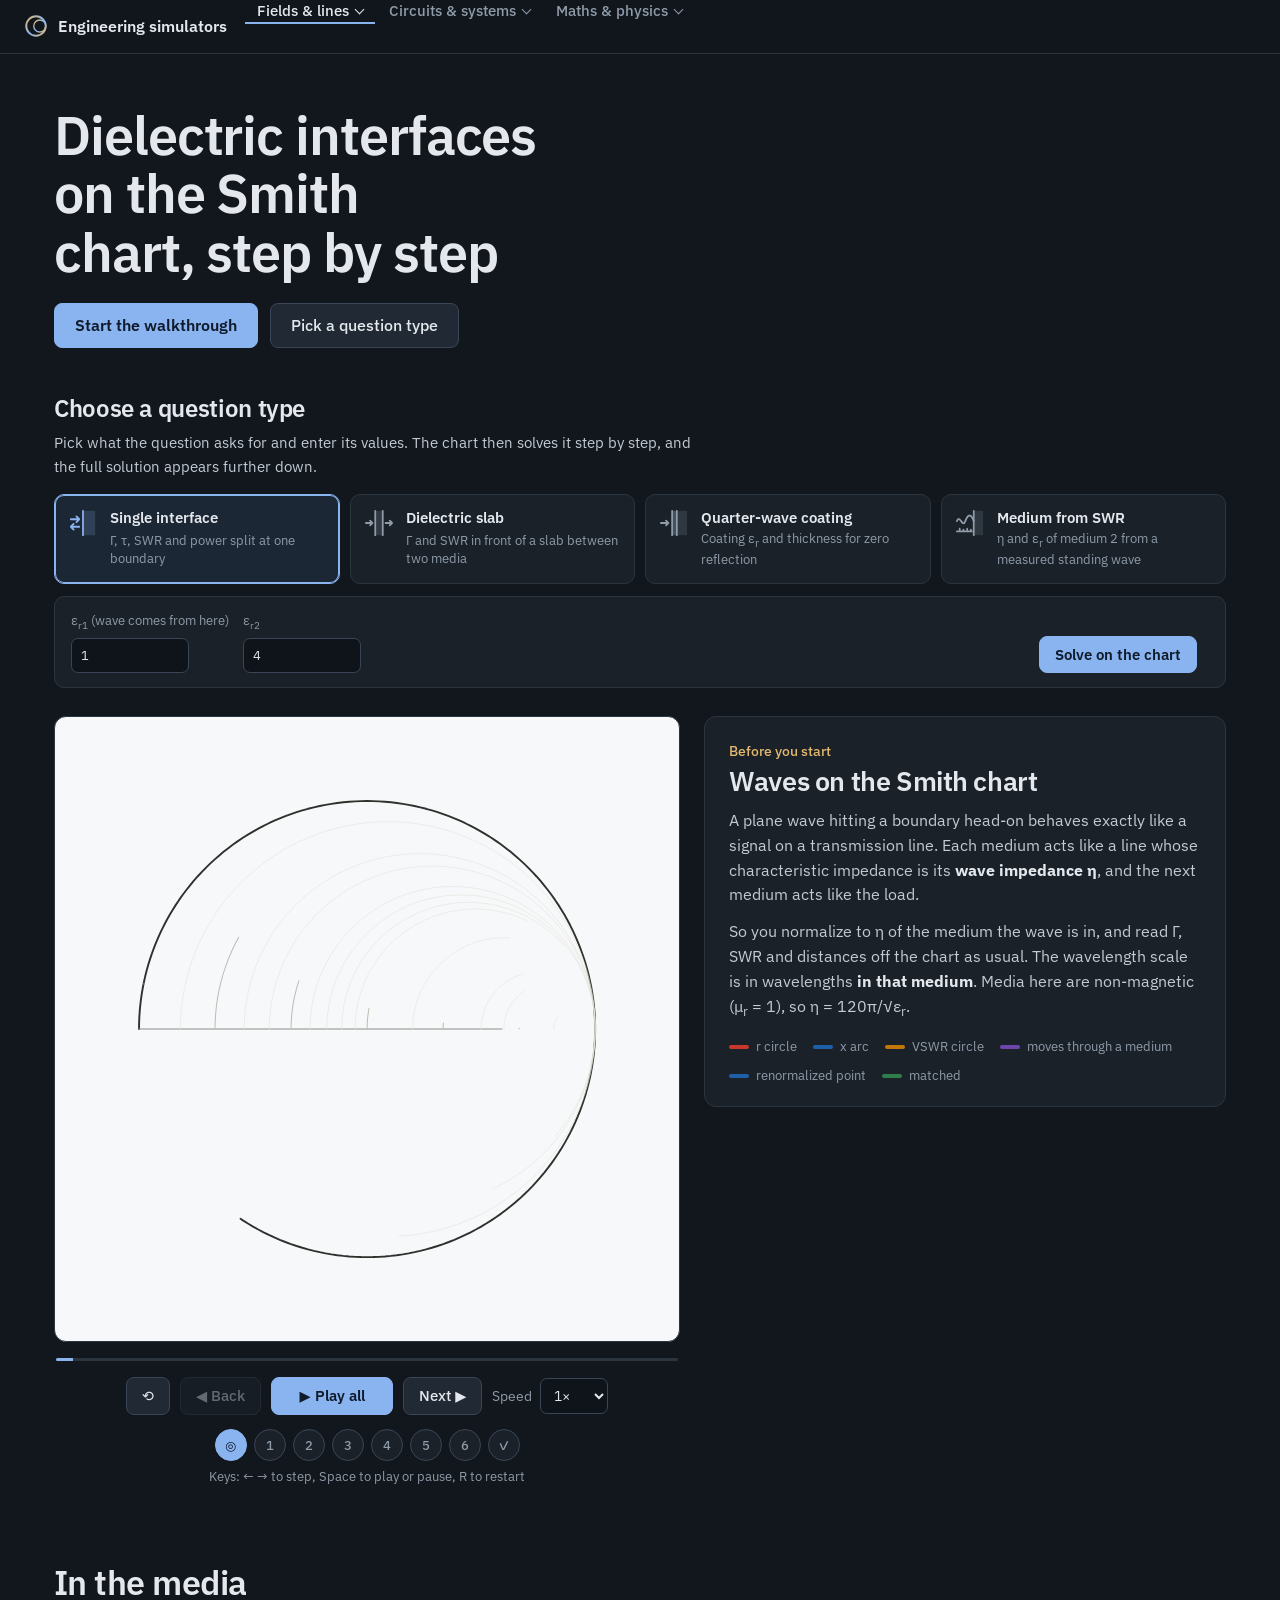
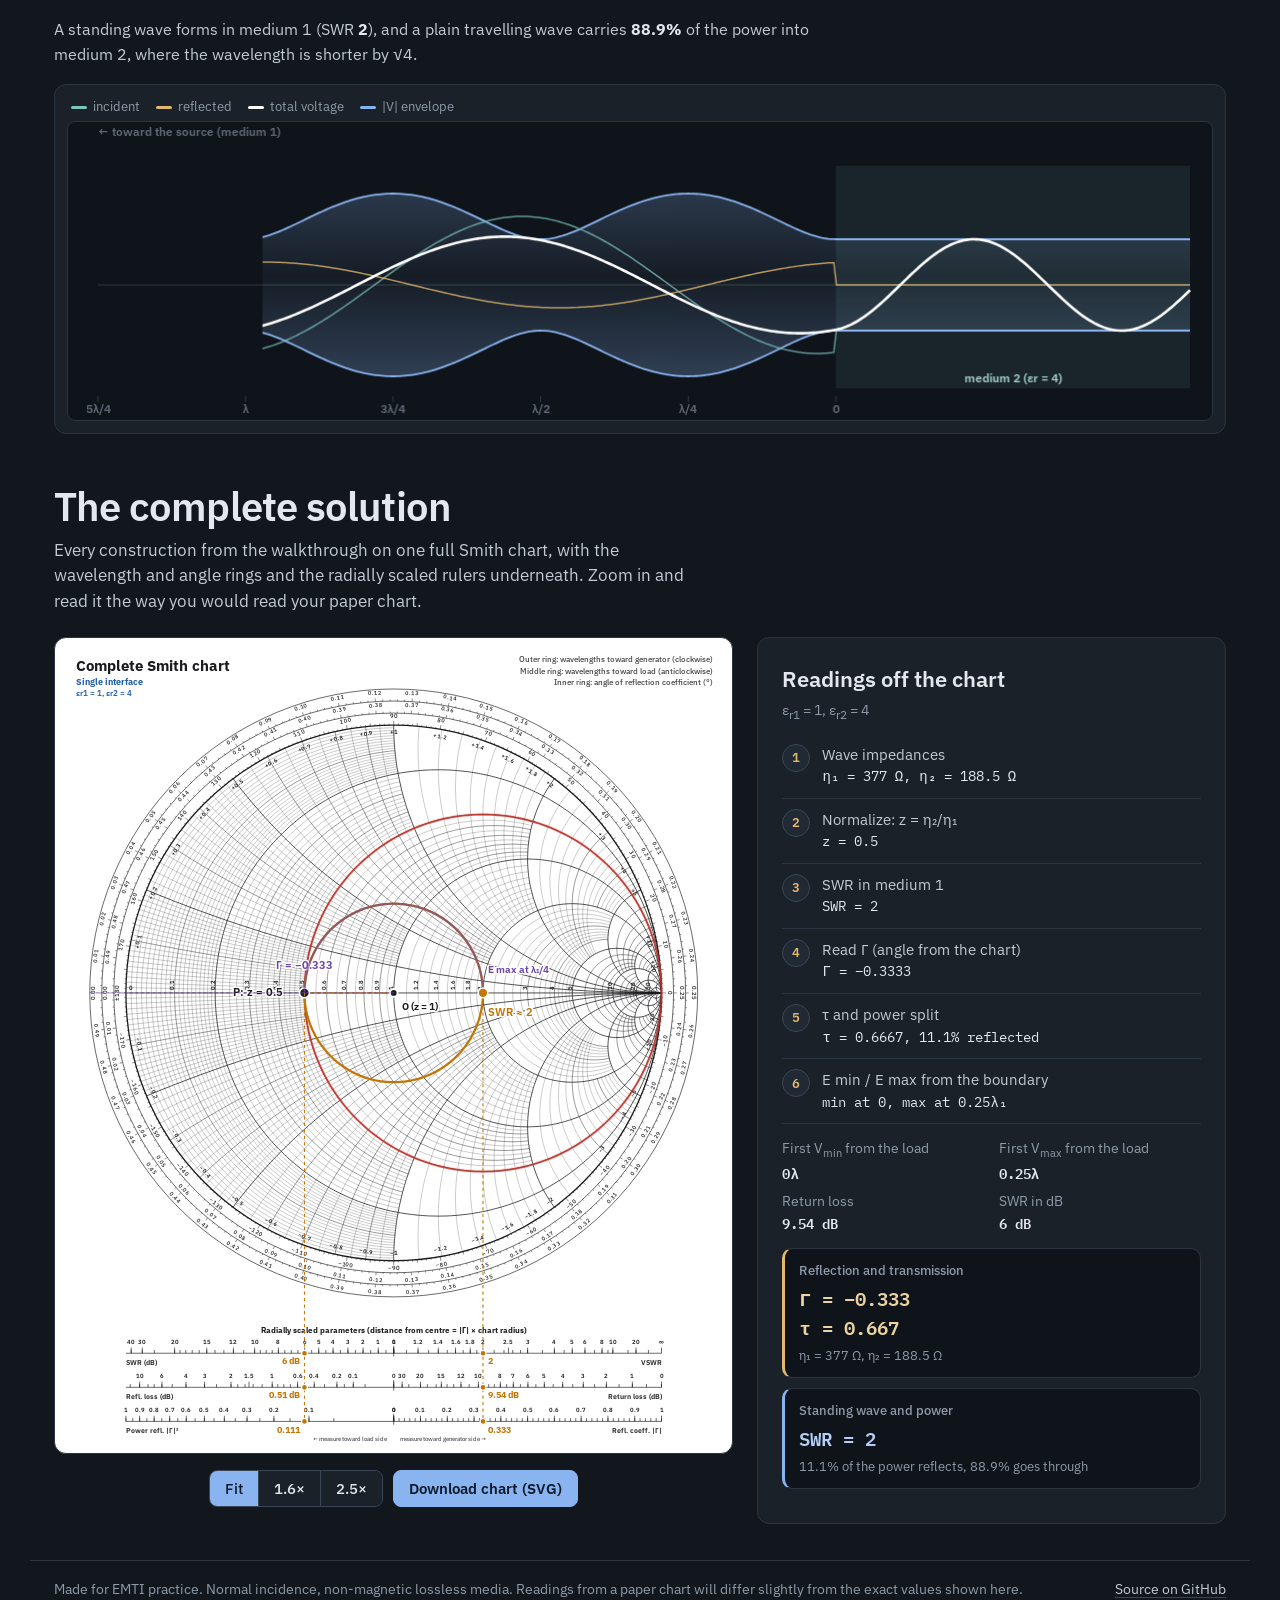
<file: interfaces.html>
<!DOCTYPE html>
<html lang="en">
<head>
<meta charset="utf-8">
<meta name="viewport" content="width=device-width, initial-scale=1">
<title>Dielectric interfaces — EMTI Smith chart simulator</title>
<meta name="description" content="Plane waves at dielectric boundaries solved step by step on the Smith chart: single interface, dielectric slab, quarter-wave coating, and finding a medium from SWR.">
<meta name="theme-color" content="#12171D">
<link rel="icon" href="data:image/svg+xml,%3Csvg xmlns='http://www.w3.org/2000/svg' viewBox='0 0 32 32'%3E%3Cdefs%3E%3ClinearGradient id='g' x1='0' y1='0' x2='1' y2='1'%3E%3Cstop offset='0' stop-color='%23E2B86F'/%3E%3Cstop offset='.55' stop-color='%238AB4F0'/%3E%3Cstop offset='1' stop-color='%238AB4F0'/%3E%3C/linearGradient%3E%3C/defs%3E%3Ccircle cx='16' cy='16' r='14' fill='none' stroke='url(%23g)' stroke-width='3'/%3E%3Ccircle cx='21' cy='16' r='9' fill='none' stroke='url(%23g)' stroke-width='2'/%3E%3Cline x1='2' y1='16' x2='30' y2='16' stroke='url(%23g)' stroke-width='2'/%3E%3C/svg%3E">
<link rel="preconnect" href="https://fonts.googleapis.com">
<link rel="preconnect" href="https://fonts.gstatic.com" crossorigin>
<link href="https://fonts.googleapis.com/css2?family=IBM+Plex+Sans:wght@400;500;600&family=IBM+Plex+Mono:wght@400;600&display=swap" rel="stylesheet">
<link rel="stylesheet" href="site.css">
</head>
<body>
<nav class="topnav" aria-label="Simulators"><a class="brand" href="index.html"><svg viewBox="0 0 32 32" aria-hidden="true"><defs><linearGradient id="bg" x1="0" y1="0" x2="1" y2="1"><stop offset="0" stop-color="#E2B86F"/><stop offset=".55" stop-color="#8AB4F0"/><stop offset="1" stop-color="#E2B86F"/></linearGradient></defs><circle cx="16" cy="16" r="13" fill="none" stroke="url(#bg)" stroke-width="2.6"/><circle cx="21" cy="16" r="8" fill="none" stroke="url(#bg)" stroke-width="1.8"/><path d="M3 16 H29" stroke="url(#bg)" stroke-width="1.8"/></svg><span>Engineering simulators</span></a><div class="navlinks"><details class="ng"><summary class="here"><span>Fields<span class="ng-rest"> &amp; lines</span></span></summary><div class="ngm"><a href="electrostatics.html"><b>Electrostatics</b><span>Charges, field lines, Gauss, capacitors</span></a><a href="lossless.html"><b>Lossless lines</b><span>Smith chart, VSWR, stubs</span></a><a href="interfaces.html" aria-current="page"><b>Dielectric interfaces</b><span>Reflection and transmission</span></a><a href="lossy-media.html"><b>Lossy media</b><span>Skin depth, loss tangent</span></a><a href="filled-lines.html"><b>Filled lines</b><span>Coax, twin-lead, microstrip</span></a></div></details><details class="ng"><summary><span>Circuits<span class="ng-rest"> &amp; systems</span></span></summary><div class="ngm"><a href="circuits.html"><b>Circuits</b><span>DC, AC phasors, transients</span></a><a href="electronics.html"><b>Analog electronics</b><span>Diodes, BJTs, MOSFETs, op-amps</span></a><a href="logic.html"><b>Digital logic</b><span>K-maps, number bases, flip-flops</span></a><a href="signals.html"><b>Signals</b><span>Fourier, convolution, sampling</span></a><a href="control.html"><b>Control</b><span>Step response, Bode, root locus</span></a></div></details><details class="ng"><summary><span>Maths<span class="ng-rest"> &amp; physics</span></span></summary><div class="ngm"><a href="graph.html"><b>Graphing</b><span>Plot functions, roots, areas</span></a><a href="probability.html"><b>Probability</b><span>Distributions, Bayes, intervals</span></a><a href="matrices.html"><b>Matrices</b><span>Determinants, systems, eigenvalues</span></a><a href="mechanics.html"><b>Mechanics &amp; waves</b><span>Projectiles, oscillators, waves</span></a></div></details></div><script>(function(){var d=document.querySelectorAll(".topnav details");d.forEach(function(x){x.addEventListener("toggle",function(){if(x.open)d.forEach(function(y){if(y!==x)y.open=false;});});});document.addEventListener("click",function(e){d.forEach(function(x){if(x.open&&!x.contains(e.target))x.open=false;});});document.addEventListener("keydown",function(e){if(e.key==="Escape")d.forEach(function(x){if(x.open){x.open=false;x.querySelector("summary").focus();}});});})();</script></nav>
<header class="hero">
  <div>
    <h1 class="rise">Dielectric interfaces on the Smith chart, step by step</h1>
    <div class="cta rise d1">
      <button class="btn primary big" id="hStart">Start the walkthrough</button>
      <button class="btn big" id="hPick">Pick a question type</button>
    </div>
  </div>
</header>

<section class="modes" id="modes">
  <div class="modes-head">
    <h2>Choose a question type</h2>
    <p>Pick what the question asks for and enter its values. The chart then solves it step by step, and the full solution appears further down.</p>
  </div>
  <div class="mode-grid" id="modeGrid"></div>
  <form class="inputs-bar" id="form" novalidate>
    <div class="fields" id="fields"></div>
    <div class="form-actions">
      <button class="btn primary" type="submit">Solve on the chart</button>
      <span class="err" id="err" role="alert"></span>
    </div>
  </form>
</section>

<main id="lab">
  <section id="stage">
    <div class="frame"><div class="paper">
      <svg id="chart" viewBox="0 0 600 600" role="img" aria-label="Animated Smith chart">
        <g id="grid"></g>
        <g id="ov"></g>
      </svg>
    </div></div>
    <div class="progress"><i id="pfill"></i></div>
    <div class="controls">
      <button class="btn" id="bRestart" title="Restart (R)" aria-label="Restart">⟲</button>
      <button class="btn" id="bBack" title="Previous step (←)">◀ Back</button>
      <button class="btn primary" id="bPlay" title="Play all / pause (Space)" style="min-width:122px">▶ Play all</button>
      <button class="btn" id="bNext" title="Next step (→)">Next ▶</button>
      <label class="speed">Speed
        <select id="speed"><option value="0.5">0.5×</option><option value="1" selected>1×</option><option value="1.5">1.5×</option><option value="2">2×</option></select>
      </label>
    </div>
    <div class="dots" id="dots"></div>
    <div class="hint">Keys: ← → to step, Space to play or pause, R to restart</div>
  </section>

  <aside class="panel">
    <div id="pcontent">
      <div class="stepno" id="stepno"></div>
      <h2 id="stitle"></h2>
      <div id="sbody"></div>
      <div class="work" id="swork"></div>
    </div>
    <div class="legend">
      <span><i style="background:var(--c-r)"></i>r circle</span>
      <span><i style="background:var(--c-x)"></i>x arc</span>
      <span><i style="background:var(--c-s)"></i>VSWR circle</span>
      <span><i style="background:var(--c-y)"></i>moves through a medium</span>
      <span><i style="background:var(--c-x)"></i>renormalized point</span><span><i style="background:var(--c-m)"></i>matched</span>
    </div>
  </aside>
</main>

<section class="online" id="online">
  <div class="online-head">
    <h2>In the media</h2>
    <p id="waveCap"></p>
  </div>
  <figure class="wave-card">
    <div class="wkey">
      <span><i style="background:#7CC6BE"></i>incident</span>
      <span><i style="background:#E2B86F"></i>reflected</span>
      <span><i style="background:#fff"></i>total voltage</span>
      <span><i style="background:#8AB4F0"></i>|V| envelope</span>
    </div>
    <canvas id="wave" aria-label="Animated standing wave on the transmission line"></canvas>
  </figure>
</section>

<section class="complete" id="complete">
  <div class="complete-head">
    <h2>The complete solution</h2>
    <p>Every construction from the walkthrough on one full Smith chart, with the wavelength and angle rings and the radially scaled rulers underneath. Zoom in and read it the way you would read your paper chart.</p>
  </div>
  <div class="complete-grid">
    <div>
      <div class="frame still"><div class="paper sheet-scroll" id="sheetScroll">
        <svg id="full" viewBox="0 0 820 990" role="img" aria-label="Complete Smith chart with the full solution drawn on it"><g id="fGrid"></g><g id="fSol"></g></svg>
      </div></div>
      <div class="controls">
        <div class="seg" role="group" aria-label="Zoom">
          <button class="btn" data-zoom="100" aria-pressed="true">Fit</button>
          <button class="btn" data-zoom="160" aria-pressed="false">1.6×</button>
          <button class="btn" data-zoom="250" aria-pressed="false">2.5×</button>
        </div>
        <button class="btn primary" id="dlSvg">Download chart (SVG)</button>
      </div>
    </div>
    <aside class="panel solution">
      <h3>Readings off the chart</h3>
      <p class="sub" id="solSub"></p>
      <ol class="readings" id="readings"></ol>
      <div class="extras" id="extras"></div>
      <div id="finalAns"></div>
    </aside>
  </div>
</section>

<footer>
  <span>Made for EMTI practice. Normal incidence, non-magnetic lossless media. Readings from a paper chart will differ slightly from the exact values shown here.</span>
  <a href="https://github.com/shourayaVishnoi/smith-chart-simulator">Source on GitHub</a>
</footer>

<script src="interfaces-modes.js"></script>
<script src="smith-engine.js"></script>
</body>
</html>
</file>
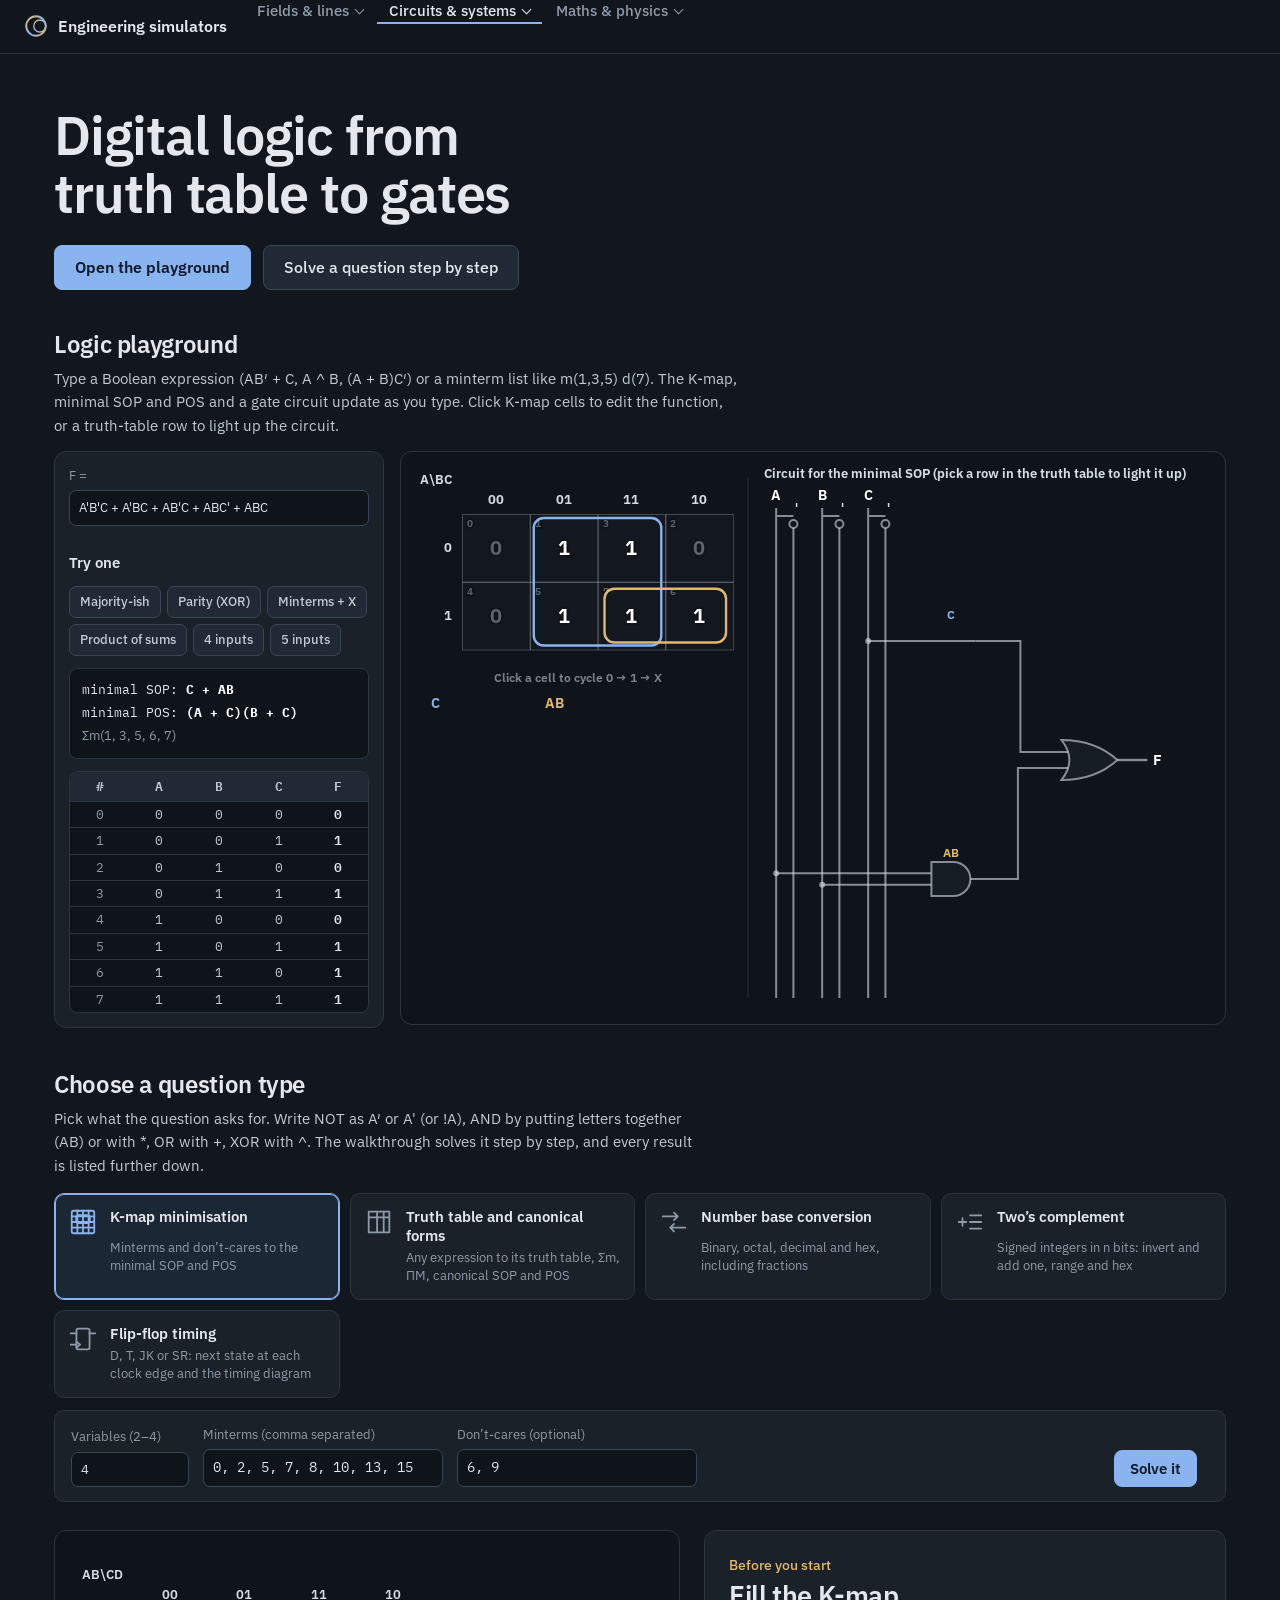
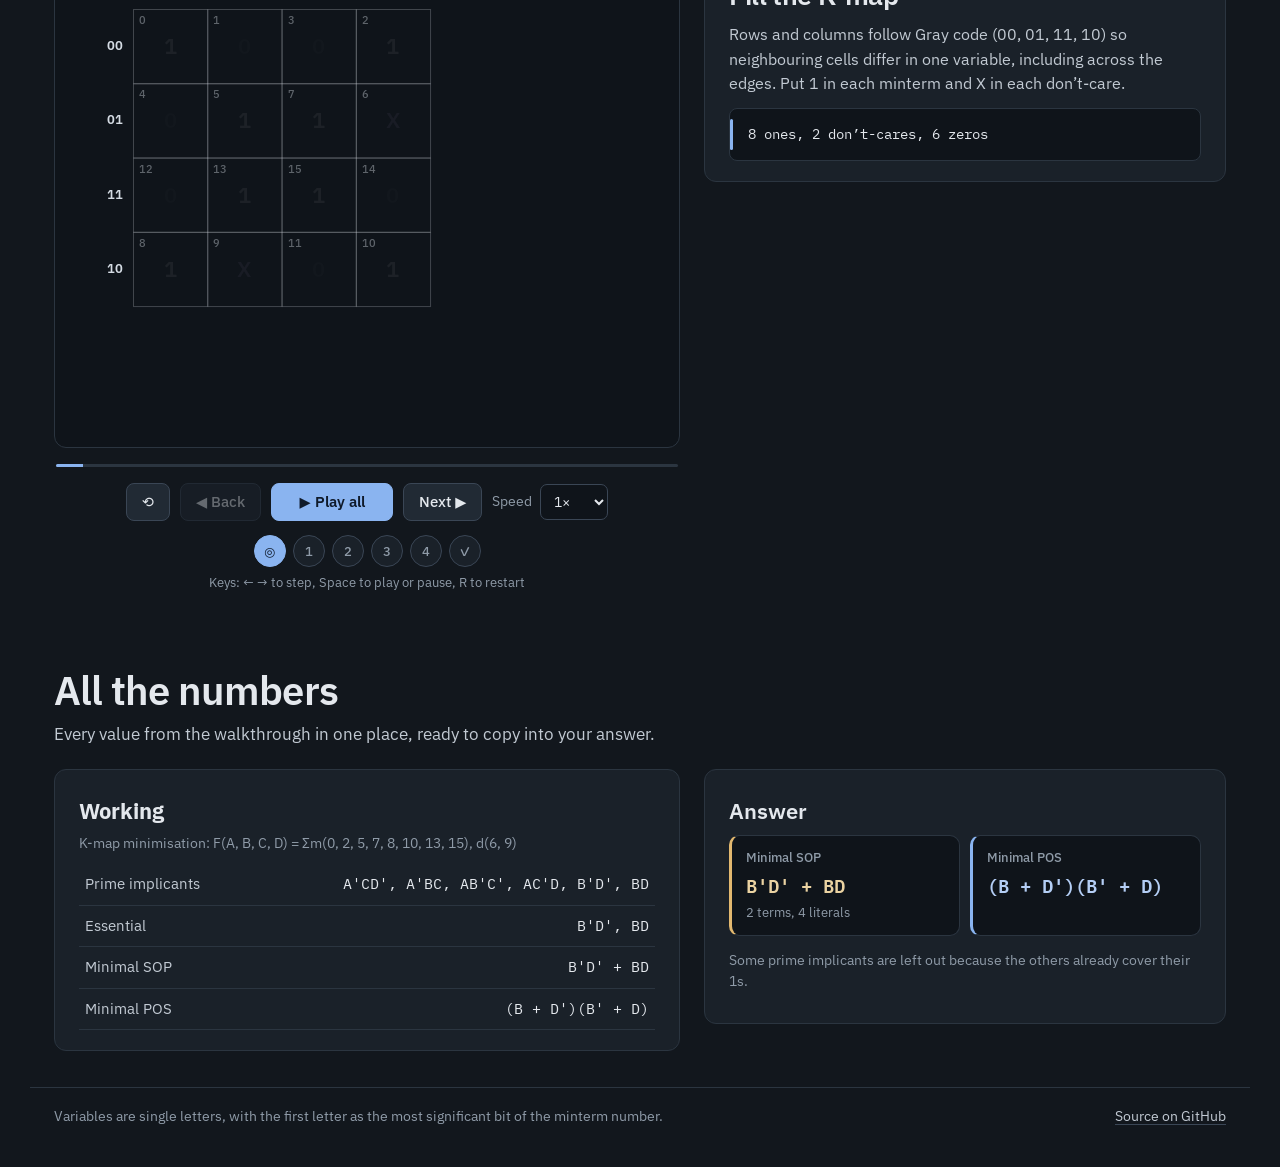
<file: logic.html>
<!DOCTYPE html>
<html lang="en">
<head>
<meta charset="utf-8">
<meta name="viewport" content="width=device-width, initial-scale=1">
<title>Digital logic — Engineering simulators</title>
<meta name="description" content="Boolean expressions to truth tables, K-maps, minimal SOP and POS and gate circuits, plus step-by-step K-map minimisation, canonical forms, base conversion, two's complement and flip-flop timing.">
<meta name="theme-color" content="#12171D">
<link rel="icon" href="data:image/svg+xml,%3Csvg xmlns='http://www.w3.org/2000/svg' viewBox='0 0 32 32'%3E%3Cdefs%3E%3ClinearGradient id='g' x1='0' y1='0' x2='1' y2='1'%3E%3Cstop offset='0' stop-color='%23E2B86F'/%3E%3Cstop offset='.55' stop-color='%238AB4F0'/%3E%3Cstop offset='1' stop-color='%238AB4F0'/%3E%3C/linearGradient%3E%3C/defs%3E%3Ccircle cx='16' cy='16' r='14' fill='none' stroke='url(%23g)' stroke-width='3'/%3E%3Ccircle cx='21' cy='16' r='9' fill='none' stroke='url(%23g)' stroke-width='2'/%3E%3Cline x1='2' y1='16' x2='30' y2='16' stroke='url(%23g)' stroke-width='2'/%3E%3C/svg%3E">
<link rel="preconnect" href="https://fonts.googleapis.com">
<link rel="preconnect" href="https://fonts.gstatic.com" crossorigin>
<link href="https://fonts.googleapis.com/css2?family=IBM+Plex+Sans:wght@400;500;600&family=IBM+Plex+Mono:wght@400;600&display=swap" rel="stylesheet">
<link rel="stylesheet" href="site.css">
</head>
<body>
<nav class="topnav" aria-label="Simulators"><a class="brand" href="index.html"><svg viewBox="0 0 32 32" aria-hidden="true"><defs><linearGradient id="bg" x1="0" y1="0" x2="1" y2="1"><stop offset="0" stop-color="#E2B86F"/><stop offset=".55" stop-color="#8AB4F0"/><stop offset="1" stop-color="#E2B86F"/></linearGradient></defs><circle cx="16" cy="16" r="13" fill="none" stroke="url(#bg)" stroke-width="2.6"/><circle cx="21" cy="16" r="8" fill="none" stroke="url(#bg)" stroke-width="1.8"/><path d="M3 16 H29" stroke="url(#bg)" stroke-width="1.8"/></svg><span>Engineering simulators</span></a><div class="navlinks"><details class="ng"><summary><span>Fields<span class="ng-rest"> &amp; lines</span></span></summary><div class="ngm"><a href="electrostatics.html"><b>Electrostatics</b><span>Charges, field lines, Gauss, capacitors</span></a><a href="lossless.html"><b>Lossless lines</b><span>Smith chart, VSWR, stubs</span></a><a href="interfaces.html"><b>Dielectric interfaces</b><span>Reflection and transmission</span></a><a href="lossy-media.html"><b>Lossy media</b><span>Skin depth, loss tangent</span></a><a href="filled-lines.html"><b>Filled lines</b><span>Coax, twin-lead, microstrip</span></a></div></details><details class="ng"><summary class="here"><span>Circuits<span class="ng-rest"> &amp; systems</span></span></summary><div class="ngm"><a href="circuits.html"><b>Circuits</b><span>DC, AC phasors, transients</span></a><a href="electronics.html"><b>Analog electronics</b><span>Diodes, BJTs, MOSFETs, op-amps</span></a><a href="logic.html" aria-current="page"><b>Digital logic</b><span>K-maps, number bases, flip-flops</span></a><a href="signals.html"><b>Signals</b><span>Fourier, convolution, sampling</span></a><a href="control.html"><b>Control</b><span>Step response, Bode, root locus</span></a></div></details><details class="ng"><summary><span>Maths<span class="ng-rest"> &amp; physics</span></span></summary><div class="ngm"><a href="graph.html"><b>Graphing</b><span>Plot functions, roots, areas</span></a><a href="probability.html"><b>Probability</b><span>Distributions, Bayes, intervals</span></a><a href="matrices.html"><b>Matrices</b><span>Determinants, systems, eigenvalues</span></a><a href="mechanics.html"><b>Mechanics &amp; waves</b><span>Projectiles, oscillators, waves</span></a></div></details></div><script>(function(){var d=document.querySelectorAll(".topnav details");d.forEach(function(x){x.addEventListener("toggle",function(){if(x.open)d.forEach(function(y){if(y!==x)y.open=false;});});});document.addEventListener("click",function(e){d.forEach(function(x){if(x.open&&!x.contains(e.target))x.open=false;});});document.addEventListener("keydown",function(e){if(e.key==="Escape")d.forEach(function(x){if(x.open){x.open=false;x.querySelector("summary").focus();}});});})();</script></nav>
<header class="hero">
  <div>
    <h1 class="rise">Digital logic from truth table to gates</h1>
    <div class="cta rise d1">
      <button class="btn primary big" id="hPlay">Open the playground</button>
      <button class="btn big" id="hPick">Solve a question step by step</button>
    </div>
  </div>
</header>

<section class="play" id="play">
  <div class="play-head">
    <h2>Logic playground</h2>
    <p>Type a Boolean expression (AB′ + C, A ^ B, (A + B)C′) or a minterm list like m(1,3,5) d(7). The K-map, minimal SOP and POS and a gate circuit update as you type. Click K-map cells to edit the function, or a truth-table row to light up the circuit.</p>
  </div>
  <div class="play-grid">
    <div class="play-side">
      <label class="ctl"><span>F =</span><input id="lgExpr" class="wide" spellcheck="false" autocapitalize="characters" style="width:100%"></label>
      <span class="hint2" id="lgErr" role="alert" style="color:#EE9488"></span>
      <h3>Try one</h3>
      <div class="seg2"><button type="button" data-ex="A'B'C + A'BC + AB'C + ABC' + ABC">Majority-ish</button><button type="button" data-ex="A ^ B ^ C">Parity (XOR)</button><button type="button" data-ex="m(0,2,5,7,8,10,13,15) d(6,9)">Minterms + X</button><button type="button" data-ex="(A + B')(B + C)(A' + C')">Product of sums</button><button type="button" data-ex="AB + CD + A'C'">4 inputs</button><button type="button" data-ex="A'BC'D + AB'CD' + ABCDE">5 inputs</button></div>
      <div class="readout" id="lgRead" aria-live="polite"></div>
      <div class="ttwrap" id="lgTable"></div>
    </div>
    <div class="play-canvas">
      <div class="frame"><div class="screen"><canvas id="lgCanvas" aria-label="K-map and logic circuit"></canvas></div></div>
    </div>
  </div>
</section>

<section class="modes" id="modes">
  <div class="modes-head">
    <h2>Choose a question type</h2>
    <p>Pick what the question asks for. Write NOT as A′ or A' (or !A), AND by putting letters together (AB) or with *, OR with +, XOR with ^. The walkthrough solves it step by step, and every result is listed further down.</p>
  </div>
  <div class="mode-grid" id="modeGrid"></div>
  <form class="inputs-bar" id="form" novalidate>
    <div class="fields" id="fields"></div>
    <div class="form-actions">
      <button class="btn primary" type="submit">Solve it</button>
      <span class="err" id="err" role="alert"></span>
    </div>
  </form>
</section>

<main id="lab">
  <section id="stage">
    <div class="frame"><div class="screen">
      <canvas id="scene" aria-label="Animated picture of the solution"></canvas>
    </div></div>
    <div class="progress"><i id="pfill"></i></div>
    <div class="controls">
      <button class="btn" id="bRestart" title="Restart (R)" aria-label="Restart">⟲</button>
      <button class="btn" id="bBack" title="Previous step (←)">◀ Back</button>
      <button class="btn primary" id="bPlay" title="Play all / pause (Space)" style="min-width:122px">▶ Play all</button>
      <button class="btn" id="bNext" title="Next step (→)">Next ▶</button>
      <label class="speed">Speed
        <select id="speed"><option value="0.5">0.5×</option><option value="1" selected>1×</option><option value="1.5">1.5×</option><option value="2">2×</option></select>
      </label>
    </div>
    <div class="dots" id="dots"></div>
    <div class="hint">Keys: ← → to step, Space to play or pause, R to restart</div>
  </section>

  <aside class="panel">
    <div id="pcontent">
      <div class="stepno" id="stepno"></div>
      <h2 id="stitle"></h2>
      <div id="sbody"></div>
      <div class="work" id="swork"></div>
    </div>
  </aside>
</main>

<section class="results" id="results">
  <div class="complete-head">
    <h2>All the numbers</h2>
    <p>Every value from the walkthrough in one place, ready to copy into your answer.</p>
  </div>
  <div class="results-grid">
    <div class="panel"><h3 style="margin:0 0 4px;font-size:22px">Working</h3><p class="sub" id="resSub" style="color:var(--muted);margin:0 0 10px;font-size:14px"></p><table class="table" id="resTable"></table></div>
    <aside class="panel solution"><h3>Answer</h3><div id="resAns"></div></aside>
  </div>
</section>

<footer>
  <span>Variables are single letters, with the first letter as the most significant bit of the minterm number.</span>
  <a href="https://github.com/shourayaVishnoi/smith-chart-simulator">Source on GitHub</a>
</footer>
<script src="mathx.js"></script>
<script src="plot.js"></script>
<script src="logic.js"></script>
<script src="formula-engine.js"></script>
</body>
</html>
</file>
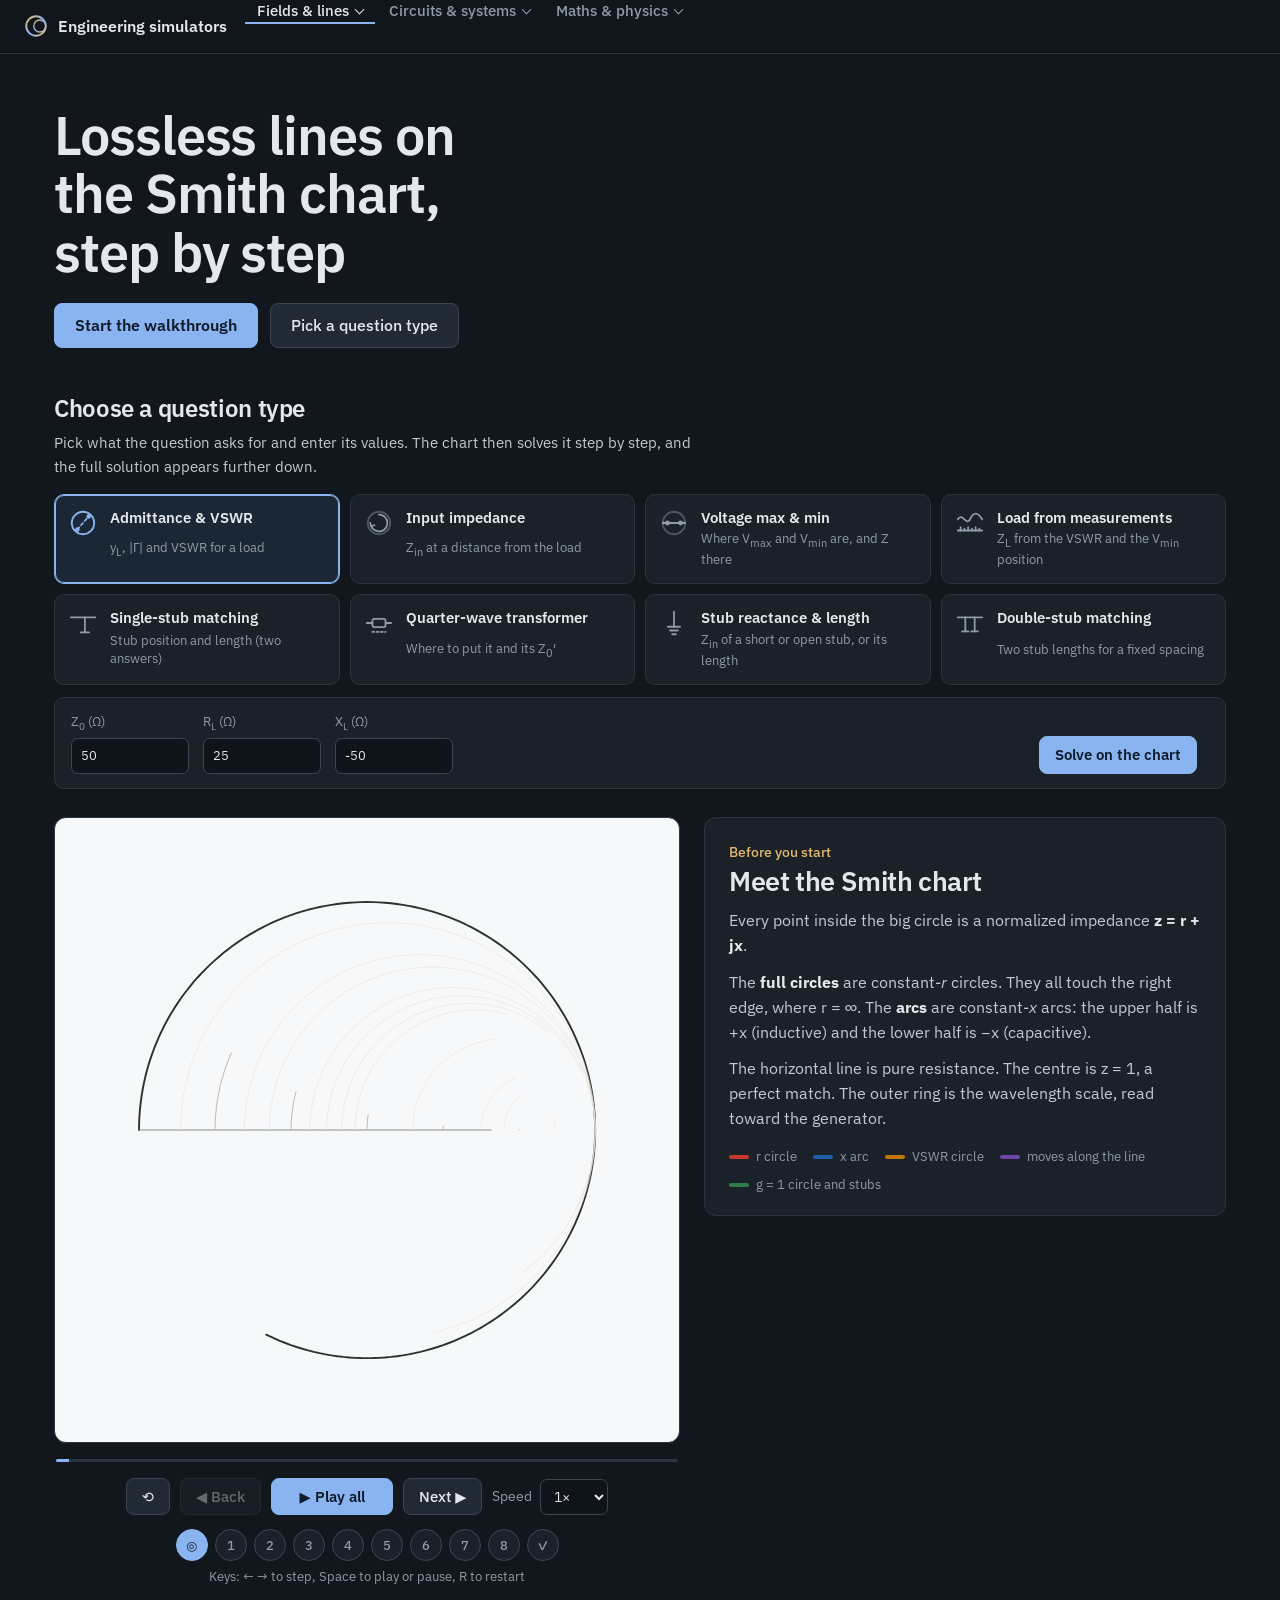
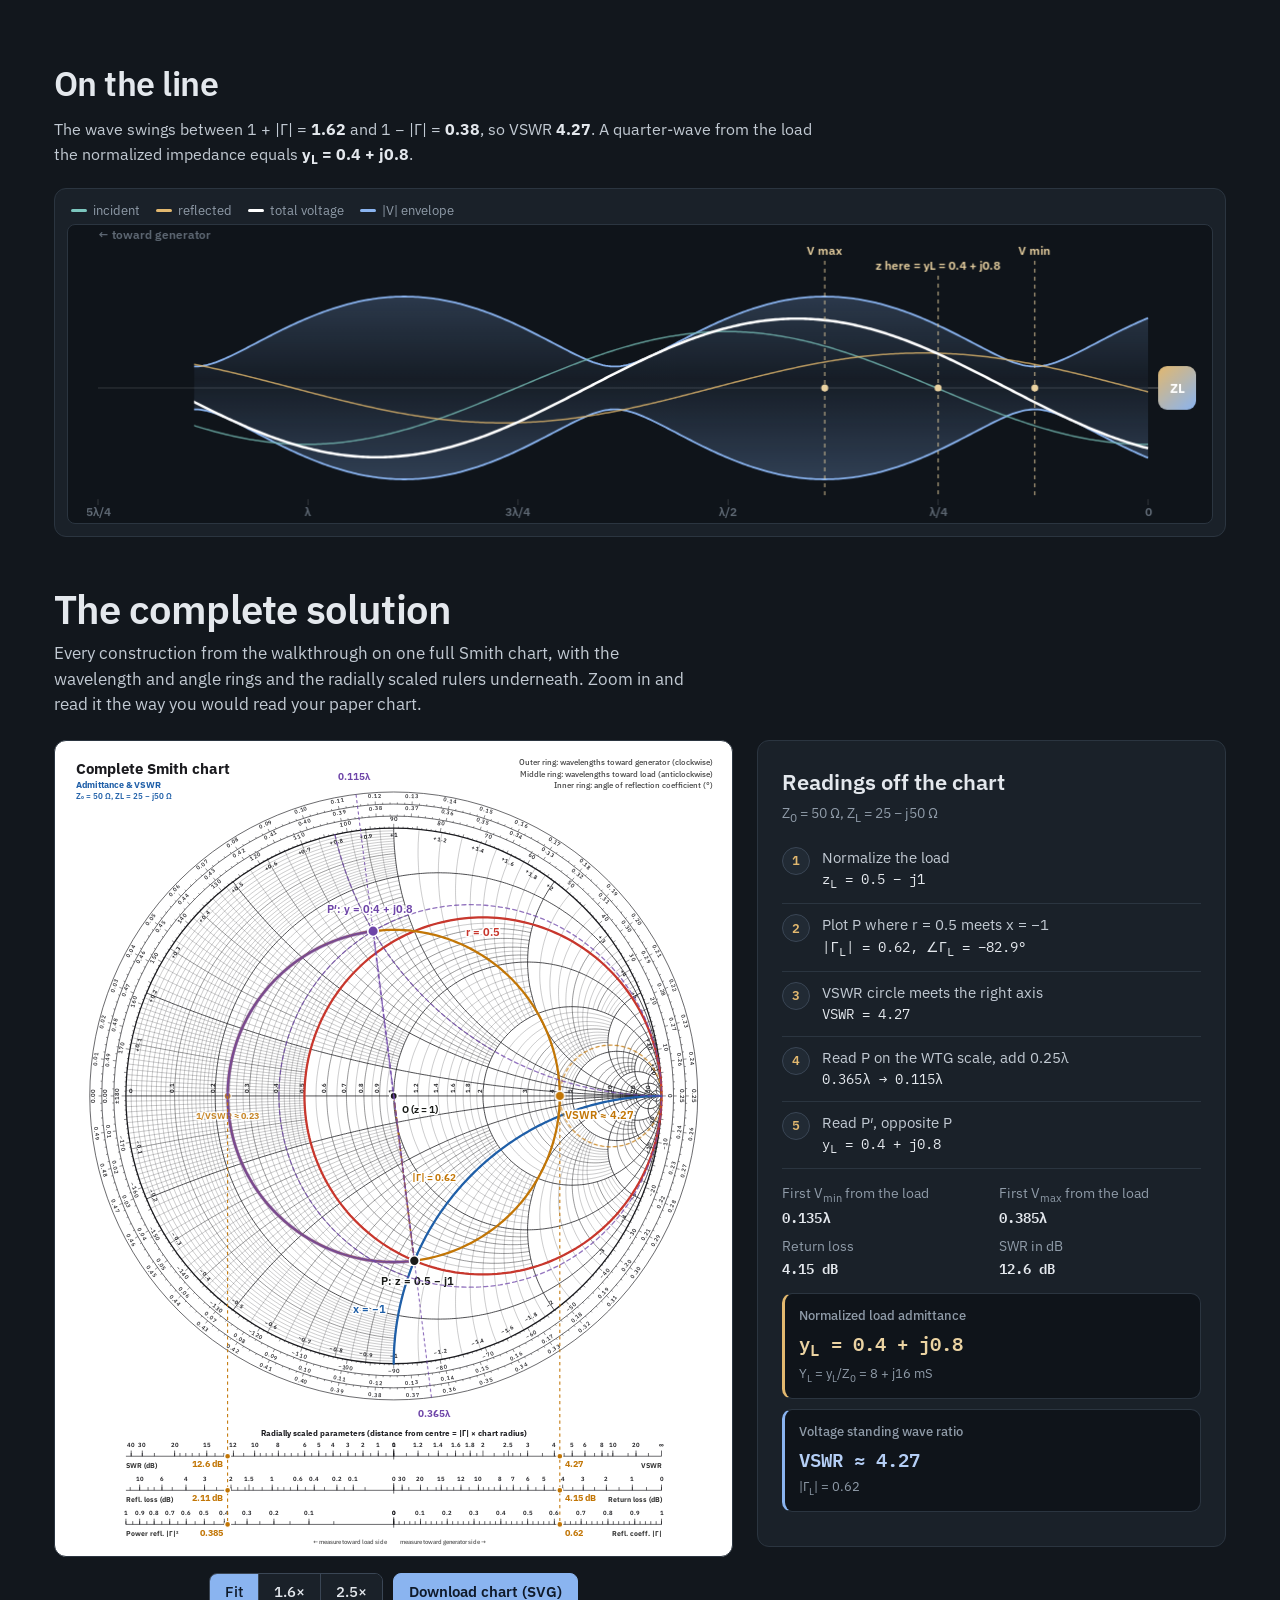
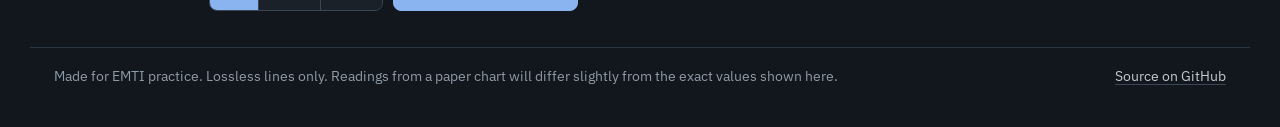
<file: lossless.html>
<!DOCTYPE html>
<html lang="en">
<head>
<meta charset="utf-8">
<meta name="viewport" content="width=device-width, initial-scale=1">
<title>Lossless lines — EMTI Smith chart simulator</title>
<meta name="description" content="Animated, step-by-step Smith chart solutions: admittance and VSWR, input impedance, voltage maxima and minima, load from measurements, single- and double-stub matching, quarter-wave transformers and stub lengths.">
<meta name="theme-color" content="#12171D">
<link rel="icon" href="data:image/svg+xml,%3Csvg xmlns='http://www.w3.org/2000/svg' viewBox='0 0 32 32'%3E%3Cdefs%3E%3ClinearGradient id='g' x1='0' y1='0' x2='1' y2='1'%3E%3Cstop offset='0' stop-color='%23E2B86F'/%3E%3Cstop offset='.55' stop-color='%238AB4F0'/%3E%3Cstop offset='1' stop-color='%238AB4F0'/%3E%3C/linearGradient%3E%3C/defs%3E%3Ccircle cx='16' cy='16' r='14' fill='none' stroke='url(%23g)' stroke-width='3'/%3E%3Ccircle cx='21' cy='16' r='9' fill='none' stroke='url(%23g)' stroke-width='2'/%3E%3Cline x1='2' y1='16' x2='30' y2='16' stroke='url(%23g)' stroke-width='2'/%3E%3C/svg%3E">
<link rel="preconnect" href="https://fonts.googleapis.com">
<link rel="preconnect" href="https://fonts.gstatic.com" crossorigin>
<link href="https://fonts.googleapis.com/css2?family=IBM+Plex+Sans:wght@400;500;600&family=IBM+Plex+Mono:wght@400;600&display=swap" rel="stylesheet">
<link rel="stylesheet" href="site.css">
</head>
<body>
<nav class="topnav" aria-label="Simulators"><a class="brand" href="index.html"><svg viewBox="0 0 32 32" aria-hidden="true"><defs><linearGradient id="bg" x1="0" y1="0" x2="1" y2="1"><stop offset="0" stop-color="#E2B86F"/><stop offset=".55" stop-color="#8AB4F0"/><stop offset="1" stop-color="#E2B86F"/></linearGradient></defs><circle cx="16" cy="16" r="13" fill="none" stroke="url(#bg)" stroke-width="2.6"/><circle cx="21" cy="16" r="8" fill="none" stroke="url(#bg)" stroke-width="1.8"/><path d="M3 16 H29" stroke="url(#bg)" stroke-width="1.8"/></svg><span>Engineering simulators</span></a><div class="navlinks"><details class="ng"><summary class="here"><span>Fields<span class="ng-rest"> &amp; lines</span></span></summary><div class="ngm"><a href="electrostatics.html"><b>Electrostatics</b><span>Charges, field lines, Gauss, capacitors</span></a><a href="lossless.html" aria-current="page"><b>Lossless lines</b><span>Smith chart, VSWR, stubs</span></a><a href="interfaces.html"><b>Dielectric interfaces</b><span>Reflection and transmission</span></a><a href="lossy-media.html"><b>Lossy media</b><span>Skin depth, loss tangent</span></a><a href="filled-lines.html"><b>Filled lines</b><span>Coax, twin-lead, microstrip</span></a></div></details><details class="ng"><summary><span>Circuits<span class="ng-rest"> &amp; systems</span></span></summary><div class="ngm"><a href="circuits.html"><b>Circuits</b><span>DC, AC phasors, transients</span></a><a href="electronics.html"><b>Analog electronics</b><span>Diodes, BJTs, MOSFETs, op-amps</span></a><a href="logic.html"><b>Digital logic</b><span>K-maps, number bases, flip-flops</span></a><a href="signals.html"><b>Signals</b><span>Fourier, convolution, sampling</span></a><a href="control.html"><b>Control</b><span>Step response, Bode, root locus</span></a></div></details><details class="ng"><summary><span>Maths<span class="ng-rest"> &amp; physics</span></span></summary><div class="ngm"><a href="graph.html"><b>Graphing</b><span>Plot functions, roots, areas</span></a><a href="probability.html"><b>Probability</b><span>Distributions, Bayes, intervals</span></a><a href="matrices.html"><b>Matrices</b><span>Determinants, systems, eigenvalues</span></a><a href="mechanics.html"><b>Mechanics &amp; waves</b><span>Projectiles, oscillators, waves</span></a></div></details></div><script>(function(){var d=document.querySelectorAll(".topnav details");d.forEach(function(x){x.addEventListener("toggle",function(){if(x.open)d.forEach(function(y){if(y!==x)y.open=false;});});});document.addEventListener("click",function(e){d.forEach(function(x){if(x.open&&!x.contains(e.target))x.open=false;});});document.addEventListener("keydown",function(e){if(e.key==="Escape")d.forEach(function(x){if(x.open){x.open=false;x.querySelector("summary").focus();}});});})();</script></nav>
<header class="hero">
  <div>
    <h1 class="rise">Lossless lines on the Smith chart, step by step</h1>
    <div class="cta rise d1">
      <button class="btn primary big" id="hStart">Start the walkthrough</button>
      <button class="btn big" id="hPick">Pick a question type</button>
    </div>
  </div>
</header>

<section class="modes" id="modes">
  <div class="modes-head">
    <h2>Choose a question type</h2>
    <p>Pick what the question asks for and enter its values. The chart then solves it step by step, and the full solution appears further down.</p>
  </div>
  <div class="mode-grid" id="modeGrid"></div>
  <form class="inputs-bar" id="form" novalidate>
    <div class="fields" id="fields"></div>
    <div class="form-actions">
      <button class="btn primary" type="submit">Solve on the chart</button>
      <span class="err" id="err" role="alert"></span>
    </div>
  </form>
</section>

<main id="lab">
  <section id="stage">
    <div class="frame"><div class="paper">
      <svg id="chart" viewBox="0 0 600 600" role="img" aria-label="Animated Smith chart">
        <g id="grid"></g>
        <g id="ov"></g>
      </svg>
    </div></div>
    <div class="progress"><i id="pfill"></i></div>
    <div class="controls">
      <button class="btn" id="bRestart" title="Restart (R)" aria-label="Restart">⟲</button>
      <button class="btn" id="bBack" title="Previous step (←)">◀ Back</button>
      <button class="btn primary" id="bPlay" title="Play all / pause (Space)" style="min-width:122px">▶ Play all</button>
      <button class="btn" id="bNext" title="Next step (→)">Next ▶</button>
      <label class="speed">Speed
        <select id="speed"><option value="0.5">0.5×</option><option value="1" selected>1×</option><option value="1.5">1.5×</option><option value="2">2×</option></select>
      </label>
    </div>
    <div class="dots" id="dots"></div>
    <div class="hint">Keys: ← → to step, Space to play or pause, R to restart</div>
  </section>

  <aside class="panel">
    <div id="pcontent">
      <div class="stepno" id="stepno"></div>
      <h2 id="stitle"></h2>
      <div id="sbody"></div>
      <div class="work" id="swork"></div>
    </div>
    <div class="legend">
      <span><i style="background:var(--c-r)"></i>r circle</span>
      <span><i style="background:var(--c-x)"></i>x arc</span>
      <span><i style="background:var(--c-s)"></i>VSWR circle</span>
      <span><i style="background:var(--c-y)"></i>moves along the line</span>
      <span><i style="background:var(--c-m)"></i>g = 1 circle and stubs</span>
    </div>
  </aside>
</main>

<section class="online" id="online">
  <div class="online-head">
    <h2>On the line</h2>
    <p id="waveCap"></p>
  </div>
  <figure class="wave-card">
    <div class="wkey">
      <span><i style="background:#7CC6BE"></i>incident</span>
      <span><i style="background:#E2B86F"></i>reflected</span>
      <span><i style="background:#fff"></i>total voltage</span>
      <span><i style="background:#8AB4F0"></i>|V| envelope</span>
    </div>
    <canvas id="wave" aria-label="Animated standing wave on the transmission line"></canvas>
  </figure>
</section>

<section class="complete" id="complete">
  <div class="complete-head">
    <h2>The complete solution</h2>
    <p>Every construction from the walkthrough on one full Smith chart, with the wavelength and angle rings and the radially scaled rulers underneath. Zoom in and read it the way you would read your paper chart.</p>
  </div>
  <div class="complete-grid">
    <div>
      <div class="frame still"><div class="paper sheet-scroll" id="sheetScroll">
        <svg id="full" viewBox="0 0 820 990" role="img" aria-label="Complete Smith chart with the full solution drawn on it"><g id="fGrid"></g><g id="fSol"></g></svg>
      </div></div>
      <div class="controls">
        <div class="seg" role="group" aria-label="Zoom">
          <button class="btn" data-zoom="100" aria-pressed="true">Fit</button>
          <button class="btn" data-zoom="160" aria-pressed="false">1.6×</button>
          <button class="btn" data-zoom="250" aria-pressed="false">2.5×</button>
        </div>
        <button class="btn primary" id="dlSvg">Download chart (SVG)</button>
      </div>
    </div>
    <aside class="panel solution">
      <h3>Readings off the chart</h3>
      <p class="sub" id="solSub"></p>
      <ol class="readings" id="readings"></ol>
      <div class="extras" id="extras"></div>
      <div id="finalAns"></div>
    </aside>
  </div>
</section>

<footer>
  <span>Made for EMTI practice. Lossless lines only. Readings from a paper chart will differ slightly from the exact values shown here.</span>
  <a href="https://github.com/shourayaVishnoi/smith-chart-simulator">Source on GitHub</a>
</footer>

<script src="lossless-modes.js"></script>
<script src="smith-engine.js"></script>
</body>
</html>
</file>
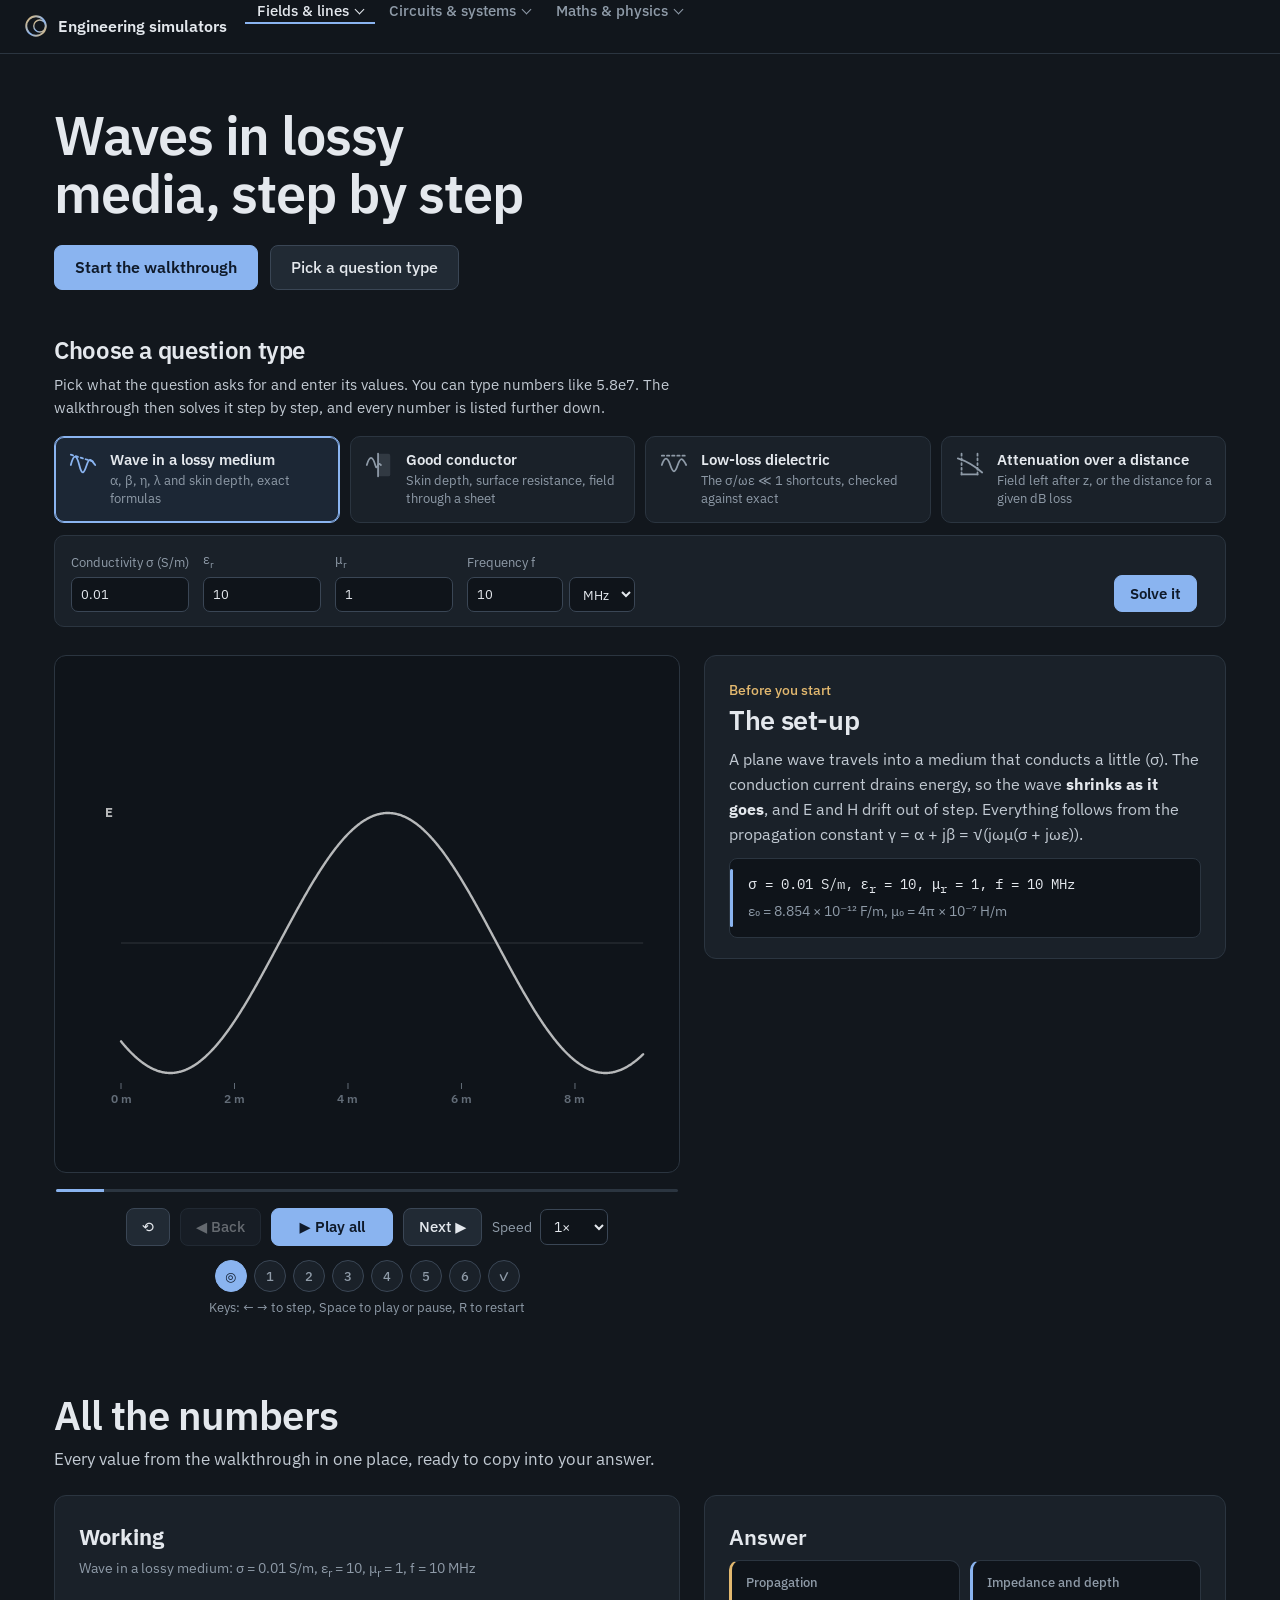
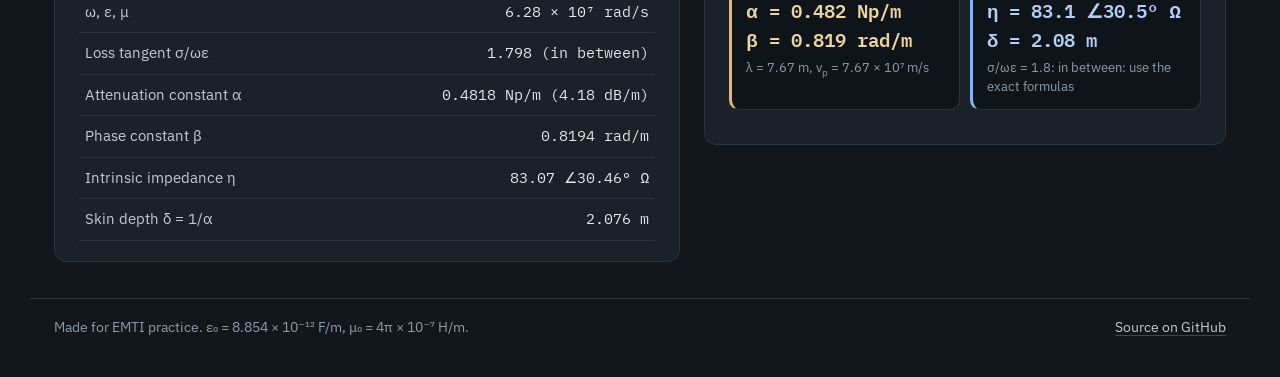
<file: lossy-media.html>
<!DOCTYPE html>
<html lang="en">
<head>
<meta charset="utf-8">
<meta name="viewport" content="width=device-width, initial-scale=1">
<title>Lossy media — EMTI wave simulator</title>
<meta name="description" content="Plane waves in lossy media, step by step: loss tangent, attenuation and phase constants, intrinsic impedance, skin depth, good conductors, low-loss dielectrics and attenuation over distance.">
<meta name="theme-color" content="#12171D">
<link rel="icon" href="data:image/svg+xml,%3Csvg xmlns='http://www.w3.org/2000/svg' viewBox='0 0 32 32'%3E%3Cdefs%3E%3ClinearGradient id='g' x1='0' y1='0' x2='1' y2='1'%3E%3Cstop offset='0' stop-color='%23E2B86F'/%3E%3Cstop offset='.55' stop-color='%238AB4F0'/%3E%3Cstop offset='1' stop-color='%238AB4F0'/%3E%3C/linearGradient%3E%3C/defs%3E%3Ccircle cx='16' cy='16' r='14' fill='none' stroke='url(%23g)' stroke-width='3'/%3E%3Ccircle cx='21' cy='16' r='9' fill='none' stroke='url(%23g)' stroke-width='2'/%3E%3Cline x1='2' y1='16' x2='30' y2='16' stroke='url(%23g)' stroke-width='2'/%3E%3C/svg%3E">
<link rel="preconnect" href="https://fonts.googleapis.com">
<link rel="preconnect" href="https://fonts.gstatic.com" crossorigin>
<link href="https://fonts.googleapis.com/css2?family=IBM+Plex+Sans:wght@400;500;600&family=IBM+Plex+Mono:wght@400;600&display=swap" rel="stylesheet">
<link rel="stylesheet" href="site.css">
</head>
<body>
<nav class="topnav" aria-label="Simulators"><a class="brand" href="index.html"><svg viewBox="0 0 32 32" aria-hidden="true"><defs><linearGradient id="bg" x1="0" y1="0" x2="1" y2="1"><stop offset="0" stop-color="#E2B86F"/><stop offset=".55" stop-color="#8AB4F0"/><stop offset="1" stop-color="#E2B86F"/></linearGradient></defs><circle cx="16" cy="16" r="13" fill="none" stroke="url(#bg)" stroke-width="2.6"/><circle cx="21" cy="16" r="8" fill="none" stroke="url(#bg)" stroke-width="1.8"/><path d="M3 16 H29" stroke="url(#bg)" stroke-width="1.8"/></svg><span>Engineering simulators</span></a><div class="navlinks"><details class="ng"><summary class="here"><span>Fields<span class="ng-rest"> &amp; lines</span></span></summary><div class="ngm"><a href="electrostatics.html"><b>Electrostatics</b><span>Charges, field lines, Gauss, capacitors</span></a><a href="lossless.html"><b>Lossless lines</b><span>Smith chart, VSWR, stubs</span></a><a href="interfaces.html"><b>Dielectric interfaces</b><span>Reflection and transmission</span></a><a href="lossy-media.html" aria-current="page"><b>Lossy media</b><span>Skin depth, loss tangent</span></a><a href="filled-lines.html"><b>Filled lines</b><span>Coax, twin-lead, microstrip</span></a></div></details><details class="ng"><summary><span>Circuits<span class="ng-rest"> &amp; systems</span></span></summary><div class="ngm"><a href="circuits.html"><b>Circuits</b><span>DC, AC phasors, transients</span></a><a href="electronics.html"><b>Analog electronics</b><span>Diodes, BJTs, MOSFETs, op-amps</span></a><a href="logic.html"><b>Digital logic</b><span>K-maps, number bases, flip-flops</span></a><a href="signals.html"><b>Signals</b><span>Fourier, convolution, sampling</span></a><a href="control.html"><b>Control</b><span>Step response, Bode, root locus</span></a></div></details><details class="ng"><summary><span>Maths<span class="ng-rest"> &amp; physics</span></span></summary><div class="ngm"><a href="graph.html"><b>Graphing</b><span>Plot functions, roots, areas</span></a><a href="probability.html"><b>Probability</b><span>Distributions, Bayes, intervals</span></a><a href="matrices.html"><b>Matrices</b><span>Determinants, systems, eigenvalues</span></a><a href="mechanics.html"><b>Mechanics &amp; waves</b><span>Projectiles, oscillators, waves</span></a></div></details></div><script>(function(){var d=document.querySelectorAll(".topnav details");d.forEach(function(x){x.addEventListener("toggle",function(){if(x.open)d.forEach(function(y){if(y!==x)y.open=false;});});});document.addEventListener("click",function(e){d.forEach(function(x){if(x.open&&!x.contains(e.target))x.open=false;});});document.addEventListener("keydown",function(e){if(e.key==="Escape")d.forEach(function(x){if(x.open){x.open=false;x.querySelector("summary").focus();}});});})();</script></nav>
<header class="hero">
  <div>
    <h1 class="rise">Waves in lossy media, step by step</h1>
    <div class="cta rise d1">
      <button class="btn primary big" id="hStart">Start the walkthrough</button>
      <button class="btn big" id="hPick">Pick a question type</button>
    </div>
  </div>
</header>

<section class="modes" id="modes">
  <div class="modes-head">
    <h2>Choose a question type</h2>
    <p>Pick what the question asks for and enter its values. You can type numbers like 5.8e7. The walkthrough then solves it step by step, and every number is listed further down.</p>
  </div>
  <div class="mode-grid" id="modeGrid"></div>
  <form class="inputs-bar" id="form" novalidate>
    <div class="fields" id="fields"></div>
    <div class="form-actions">
      <button class="btn primary" type="submit">Solve it</button>
      <span class="err" id="err" role="alert"></span>
    </div>
  </form>
</section>

<main id="lab">
  <section id="stage">
    <div class="frame"><div class="screen">
      <canvas id="scene" aria-label="Animated picture of the solution"></canvas>
    </div></div>
    <div class="progress"><i id="pfill"></i></div>
    <div class="controls">
      <button class="btn" id="bRestart" title="Restart (R)" aria-label="Restart">⟲</button>
      <button class="btn" id="bBack" title="Previous step (←)">◀ Back</button>
      <button class="btn primary" id="bPlay" title="Play all / pause (Space)" style="min-width:122px">▶ Play all</button>
      <button class="btn" id="bNext" title="Next step (→)">Next ▶</button>
      <label class="speed">Speed
        <select id="speed"><option value="0.5">0.5×</option><option value="1" selected>1×</option><option value="1.5">1.5×</option><option value="2">2×</option></select>
      </label>
    </div>
    <div class="dots" id="dots"></div>
    <div class="hint">Keys: ← → to step, Space to play or pause, R to restart</div>
  </section>

  <aside class="panel">
    <div id="pcontent">
      <div class="stepno" id="stepno"></div>
      <h2 id="stitle"></h2>
      <div id="sbody"></div>
      <div class="work" id="swork"></div>
    </div>
  </aside>
</main>

<section class="results" id="results">
  <div class="complete-head">
    <h2>All the numbers</h2>
    <p>Every value from the walkthrough in one place, ready to copy into your answer.</p>
  </div>
  <div class="results-grid">
    <div class="panel"><h3 style="margin:0 0 4px;font-size:22px">Working</h3><p class="sub" id="resSub" style="color:var(--muted);margin:0 0 10px;font-size:14px"></p><table class="table" id="resTable"></table></div>
    <aside class="panel solution"><h3>Answer</h3><div id="resAns"></div></aside>
  </div>
</section>

<footer>
  <span>Made for EMTI practice. ε₀ = 8.854 × 10⁻¹² F/m, μ₀ = 4π × 10⁻⁷ H/m.</span>
  <a href="https://github.com/shourayaVishnoi/smith-chart-simulator">Source on GitHub</a>
</footer>
<script src="lossy-media.js"></script>
<script src="formula-engine.js"></script>
</body>
</html>
</file>
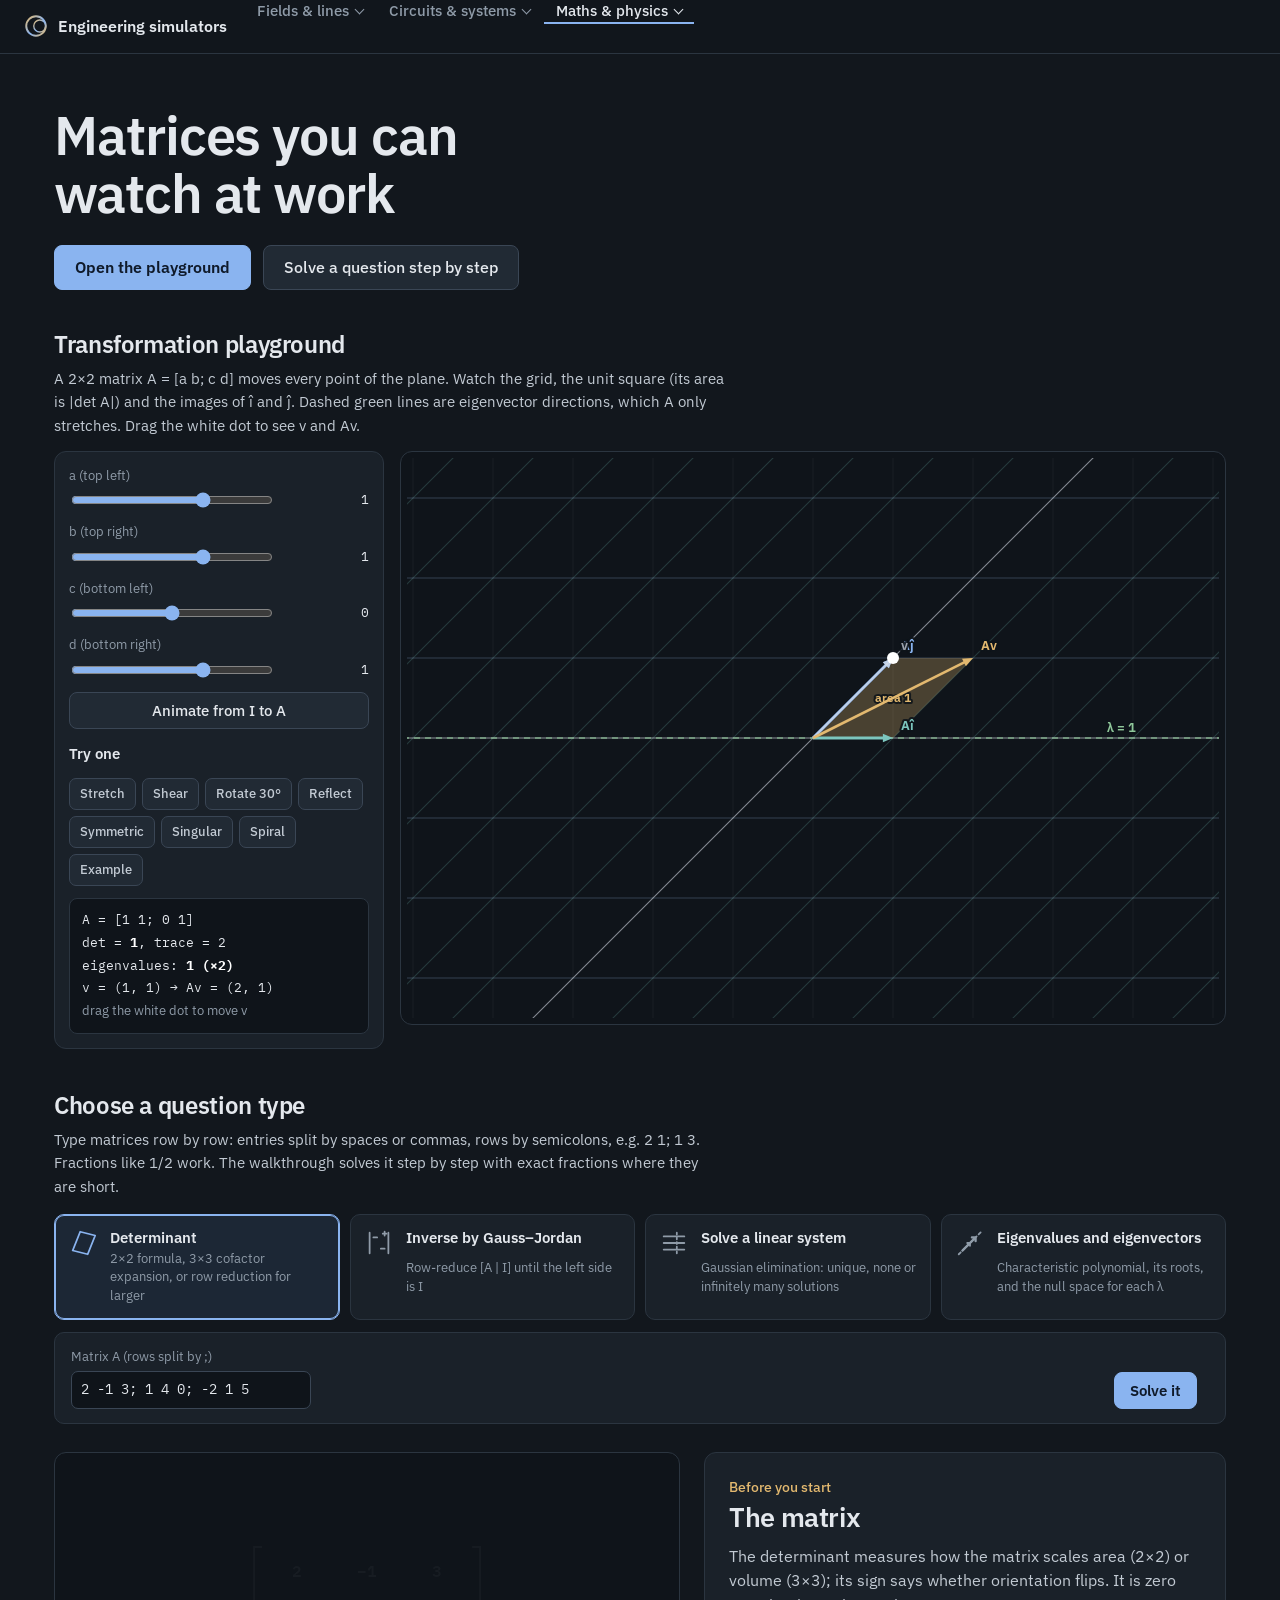
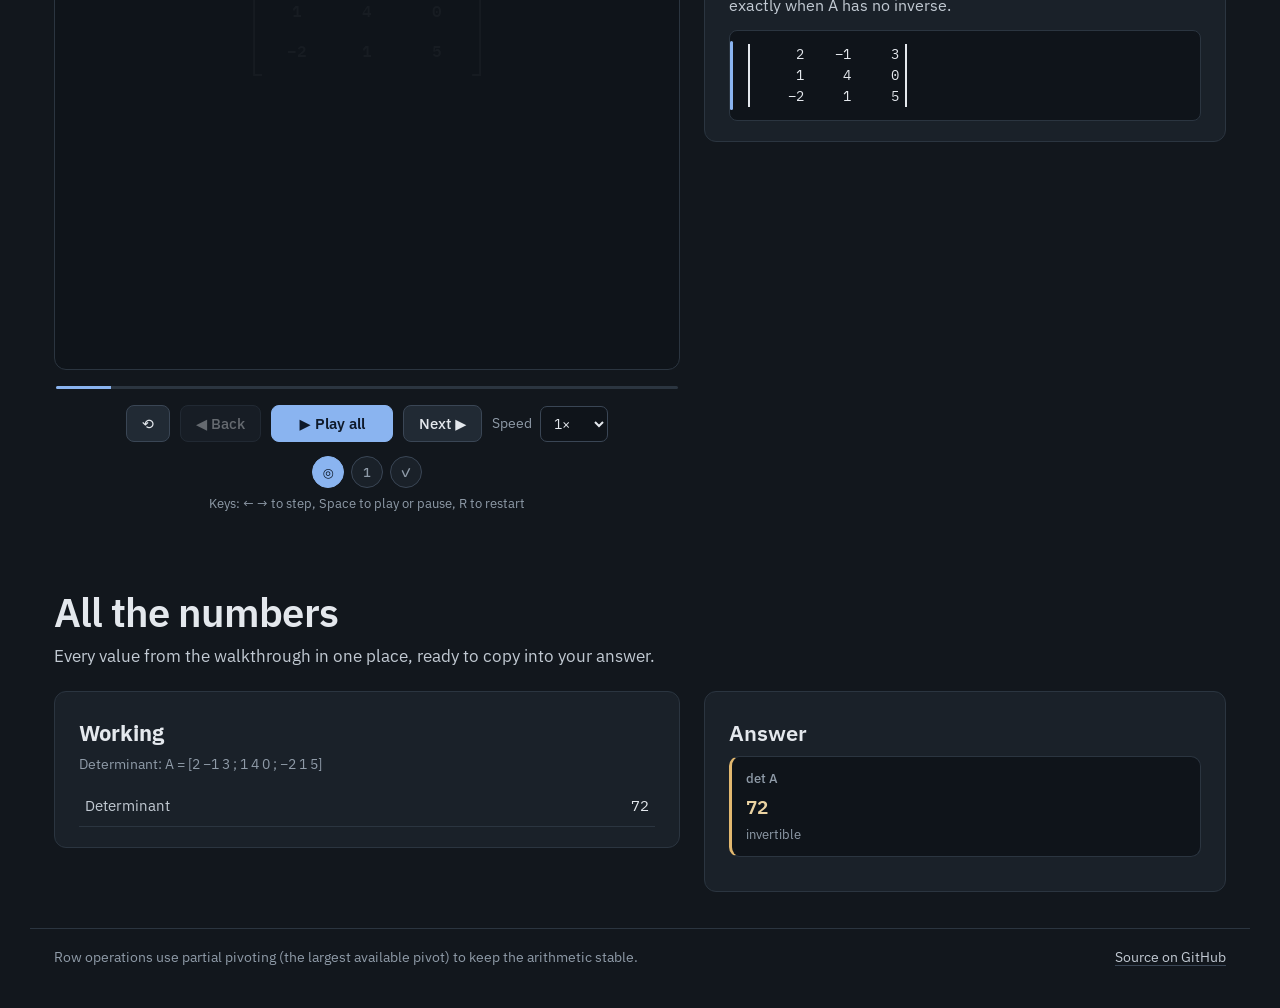
<file: matrices.html>
<!DOCTYPE html>
<html lang="en">
<head>
<meta charset="utf-8">
<meta name="viewport" content="width=device-width, initial-scale=1">
<title>Matrices & linear algebra — Engineering simulators</title>
<meta name="description" content="See a 2×2 matrix transform the plane, with determinant area and eigenvectors, then work determinants, inverses, linear systems and eigenvalues step by step.">
<meta name="theme-color" content="#12171D">
<link rel="icon" href="data:image/svg+xml,%3Csvg xmlns='http://www.w3.org/2000/svg' viewBox='0 0 32 32'%3E%3Cdefs%3E%3ClinearGradient id='g' x1='0' y1='0' x2='1' y2='1'%3E%3Cstop offset='0' stop-color='%23E2B86F'/%3E%3Cstop offset='.55' stop-color='%238AB4F0'/%3E%3Cstop offset='1' stop-color='%238AB4F0'/%3E%3C/linearGradient%3E%3C/defs%3E%3Ccircle cx='16' cy='16' r='14' fill='none' stroke='url(%23g)' stroke-width='3'/%3E%3Ccircle cx='21' cy='16' r='9' fill='none' stroke='url(%23g)' stroke-width='2'/%3E%3Cline x1='2' y1='16' x2='30' y2='16' stroke='url(%23g)' stroke-width='2'/%3E%3C/svg%3E">
<link rel="preconnect" href="https://fonts.googleapis.com">
<link rel="preconnect" href="https://fonts.gstatic.com" crossorigin>
<link href="https://fonts.googleapis.com/css2?family=IBM+Plex+Sans:wght@400;500;600&family=IBM+Plex+Mono:wght@400;600&display=swap" rel="stylesheet">
<link rel="stylesheet" href="site.css">
</head>
<body>
<nav class="topnav" aria-label="Simulators"><a class="brand" href="index.html"><svg viewBox="0 0 32 32" aria-hidden="true"><defs><linearGradient id="bg" x1="0" y1="0" x2="1" y2="1"><stop offset="0" stop-color="#E2B86F"/><stop offset=".55" stop-color="#8AB4F0"/><stop offset="1" stop-color="#E2B86F"/></linearGradient></defs><circle cx="16" cy="16" r="13" fill="none" stroke="url(#bg)" stroke-width="2.6"/><circle cx="21" cy="16" r="8" fill="none" stroke="url(#bg)" stroke-width="1.8"/><path d="M3 16 H29" stroke="url(#bg)" stroke-width="1.8"/></svg><span>Engineering simulators</span></a><div class="navlinks"><details class="ng"><summary><span>Fields<span class="ng-rest"> &amp; lines</span></span></summary><div class="ngm"><a href="electrostatics.html"><b>Electrostatics</b><span>Charges, field lines, Gauss, capacitors</span></a><a href="lossless.html"><b>Lossless lines</b><span>Smith chart, VSWR, stubs</span></a><a href="interfaces.html"><b>Dielectric interfaces</b><span>Reflection and transmission</span></a><a href="lossy-media.html"><b>Lossy media</b><span>Skin depth, loss tangent</span></a><a href="filled-lines.html"><b>Filled lines</b><span>Coax, twin-lead, microstrip</span></a></div></details><details class="ng"><summary><span>Circuits<span class="ng-rest"> &amp; systems</span></span></summary><div class="ngm"><a href="circuits.html"><b>Circuits</b><span>DC, AC phasors, transients</span></a><a href="electronics.html"><b>Analog electronics</b><span>Diodes, BJTs, MOSFETs, op-amps</span></a><a href="logic.html"><b>Digital logic</b><span>K-maps, number bases, flip-flops</span></a><a href="signals.html"><b>Signals</b><span>Fourier, convolution, sampling</span></a><a href="control.html"><b>Control</b><span>Step response, Bode, root locus</span></a></div></details><details class="ng"><summary class="here"><span>Maths<span class="ng-rest"> &amp; physics</span></span></summary><div class="ngm"><a href="graph.html"><b>Graphing</b><span>Plot functions, roots, areas</span></a><a href="probability.html"><b>Probability</b><span>Distributions, Bayes, intervals</span></a><a href="matrices.html" aria-current="page"><b>Matrices</b><span>Determinants, systems, eigenvalues</span></a><a href="mechanics.html"><b>Mechanics &amp; waves</b><span>Projectiles, oscillators, waves</span></a></div></details></div><script>(function(){var d=document.querySelectorAll(".topnav details");d.forEach(function(x){x.addEventListener("toggle",function(){if(x.open)d.forEach(function(y){if(y!==x)y.open=false;});});});document.addEventListener("click",function(e){d.forEach(function(x){if(x.open&&!x.contains(e.target))x.open=false;});});document.addEventListener("keydown",function(e){if(e.key==="Escape")d.forEach(function(x){if(x.open){x.open=false;x.querySelector("summary").focus();}});});})();</script></nav>
<header class="hero">
  <div>
    <h1 class="rise">Matrices you can watch at work</h1>
    <div class="cta rise d1">
      <button class="btn primary big" id="hPlay">Open the playground</button>
      <button class="btn big" id="hPick">Solve a question step by step</button>
    </div>
  </div>
</header>

<section class="play" id="play">
  <div class="play-head">
    <h2>Transformation playground</h2>
    <p>A 2×2 matrix A = [a b; c d] moves every point of the plane. Watch the grid, the unit square (its area is |det A|) and the images of î and ĵ. Dashed green lines are eigenvector directions, which A only stretches. Drag the white dot to see v and Av.</p>
  </div>
  <div class="play-grid">
    <div class="play-side">
      <label class="ctl"><span>a (top left)</span><span class="row"><input type="range" id="mxa"><output id="mxao"></output></span></label>
      <label class="ctl"><span>b (top right)</span><span class="row"><input type="range" id="mxb"><output id="mxbo"></output></span></label>
      <label class="ctl"><span>c (bottom left)</span><span class="row"><input type="range" id="mxc"><output id="mxco"></output></span></label>
      <label class="ctl"><span>d (bottom right)</span><span class="row"><input type="range" id="mxd"><output id="mxdo"></output></span></label>
      <button class="btn" type="button" id="laMorph">Animate from I to A</button>
      <h3>Try one</h3>
      <div class="seg2"><button type="button" data-m="1.5,0,0,0.5">Stretch</button><button type="button" data-m="1,1,0,1">Shear</button><button type="button" data-m="0.866,-0.5,0.5,0.866">Rotate 30°</button><button type="button" data-m="1,0,0,-1">Reflect</button><button type="button" data-m="2,1,1,2">Symmetric</button><button type="button" data-m="1,2,0.5,1">Singular</button><button type="button" data-m="0.8,-1.2,1,0.4">Spiral</button><button type="button" data-m="4,1,2,3">Example</button></div>
      <div class="readout" id="laRead" aria-live="polite"></div>
    </div>
    <div class="play-canvas">
      <div class="frame"><div class="screen"><canvas id="laCanvas" aria-label="Linear transformation of the plane"></canvas></div></div>
    </div>
  </div>
</section>

<section class="modes" id="modes">
  <div class="modes-head">
    <h2>Choose a question type</h2>
    <p>Type matrices row by row: entries split by spaces or commas, rows by semicolons, e.g. 2 1; 1 3. Fractions like 1/2 work. The walkthrough solves it step by step with exact fractions where they are short.</p>
  </div>
  <div class="mode-grid" id="modeGrid"></div>
  <form class="inputs-bar" id="form" novalidate>
    <div class="fields" id="fields"></div>
    <div class="form-actions">
      <button class="btn primary" type="submit">Solve it</button>
      <span class="err" id="err" role="alert"></span>
    </div>
  </form>
</section>

<main id="lab">
  <section id="stage">
    <div class="frame"><div class="screen">
      <canvas id="scene" aria-label="Animated picture of the solution"></canvas>
    </div></div>
    <div class="progress"><i id="pfill"></i></div>
    <div class="controls">
      <button class="btn" id="bRestart" title="Restart (R)" aria-label="Restart">⟲</button>
      <button class="btn" id="bBack" title="Previous step (←)">◀ Back</button>
      <button class="btn primary" id="bPlay" title="Play all / pause (Space)" style="min-width:122px">▶ Play all</button>
      <button class="btn" id="bNext" title="Next step (→)">Next ▶</button>
      <label class="speed">Speed
        <select id="speed"><option value="0.5">0.5×</option><option value="1" selected>1×</option><option value="1.5">1.5×</option><option value="2">2×</option></select>
      </label>
    </div>
    <div class="dots" id="dots"></div>
    <div class="hint">Keys: ← → to step, Space to play or pause, R to restart</div>
  </section>

  <aside class="panel">
    <div id="pcontent">
      <div class="stepno" id="stepno"></div>
      <h2 id="stitle"></h2>
      <div id="sbody"></div>
      <div class="work" id="swork"></div>
    </div>
  </aside>
</main>

<section class="results" id="results">
  <div class="complete-head">
    <h2>All the numbers</h2>
    <p>Every value from the walkthrough in one place, ready to copy into your answer.</p>
  </div>
  <div class="results-grid">
    <div class="panel"><h3 style="margin:0 0 4px;font-size:22px">Working</h3><p class="sub" id="resSub" style="color:var(--muted);margin:0 0 10px;font-size:14px"></p><table class="table" id="resTable"></table></div>
    <aside class="panel solution"><h3>Answer</h3><div id="resAns"></div></aside>
  </div>
</section>

<footer>
  <span>Row operations use partial pivoting (the largest available pivot) to keep the arithmetic stable.</span>
  <a href="https://github.com/shourayaVishnoi/smith-chart-simulator">Source on GitHub</a>
</footer>
<script src="mathx.js"></script>
<script src="plot.js"></script>
<script src="matrices.js"></script>
<script src="formula-engine.js"></script>
</body>
</html>
</file>
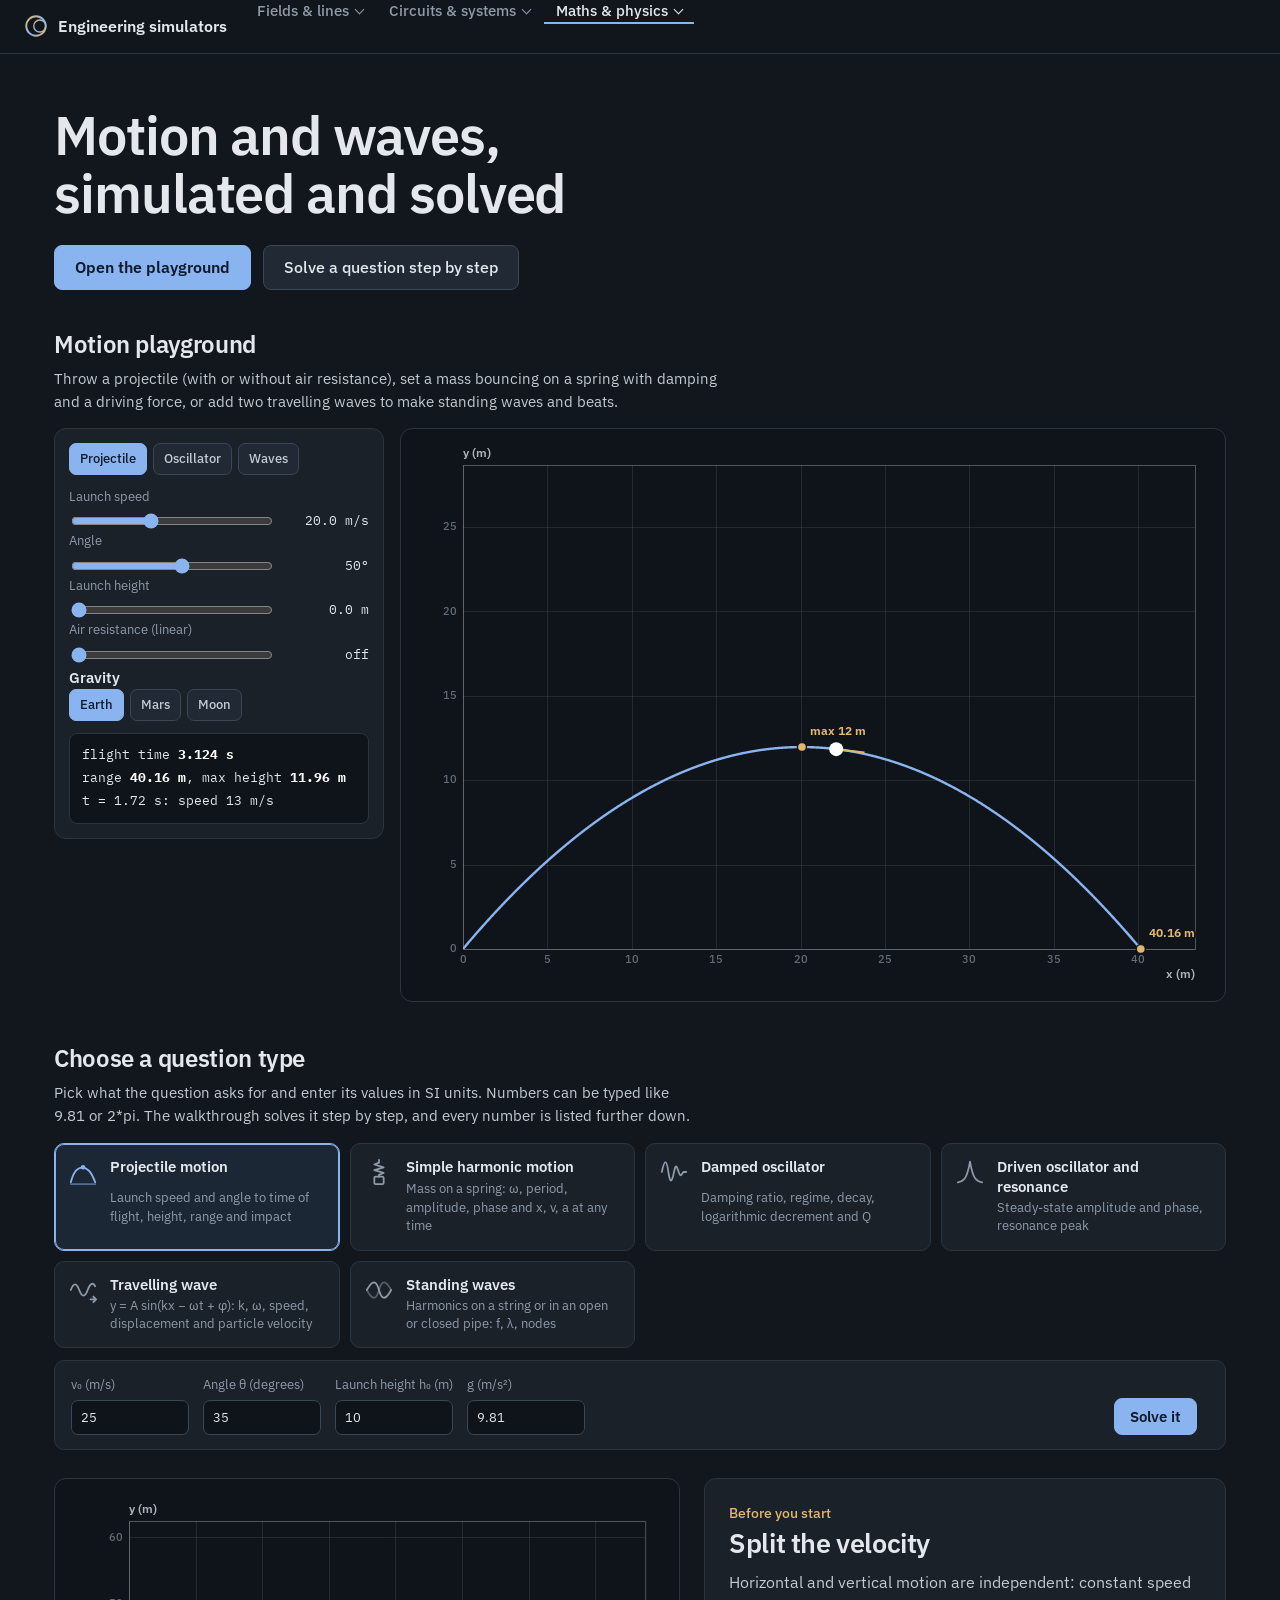
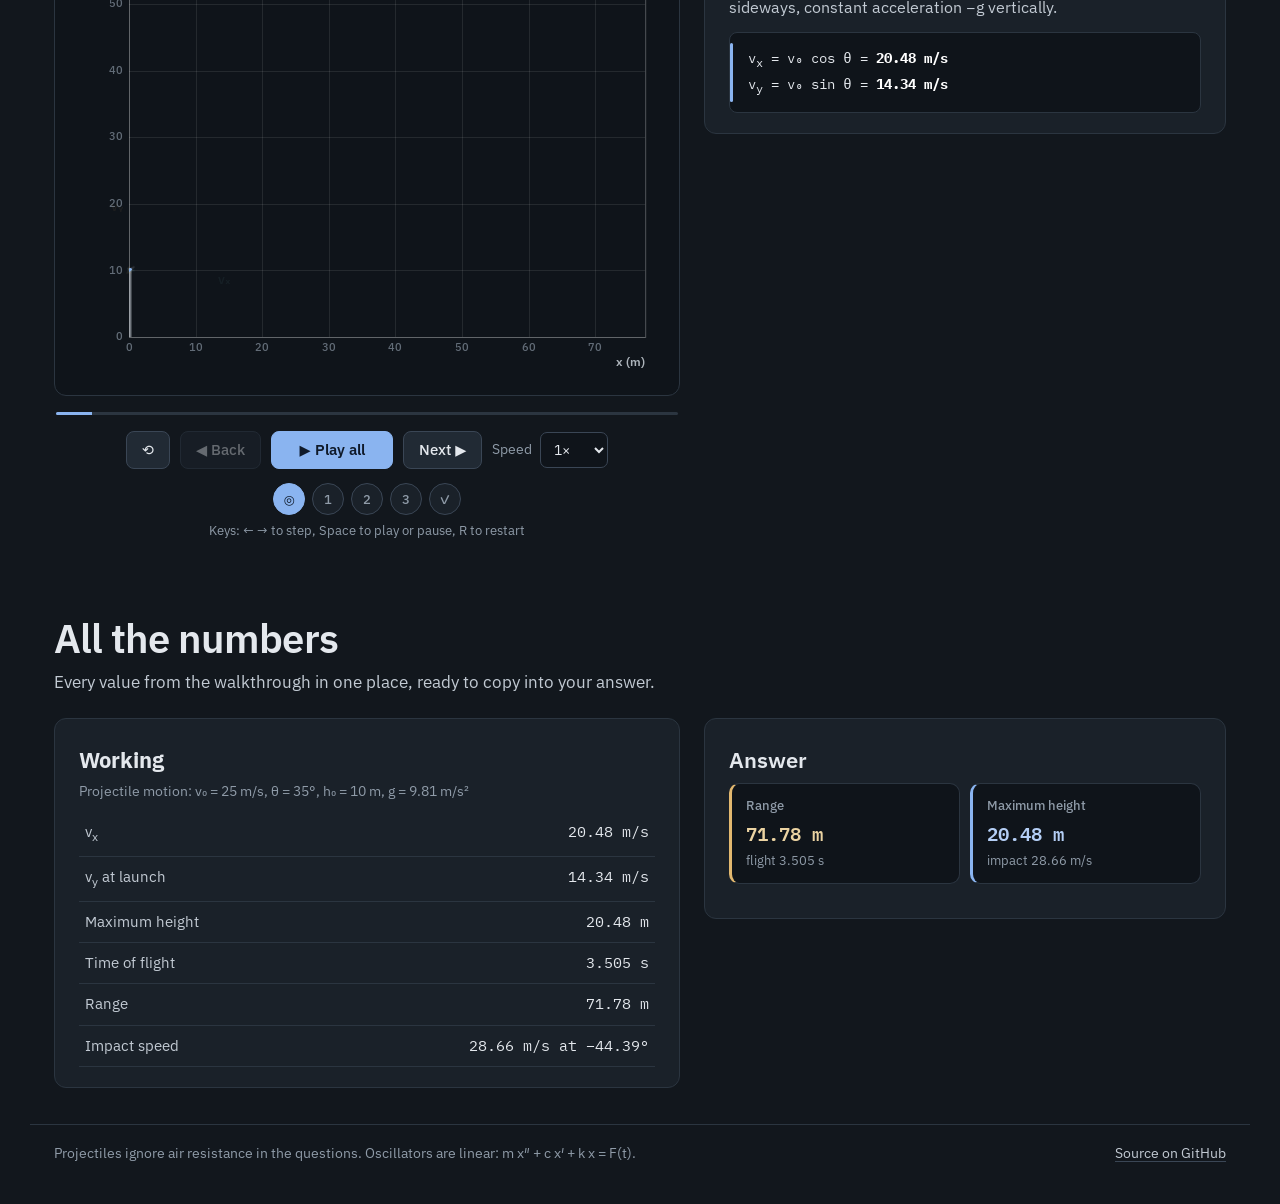
<file: mechanics.html>
<!DOCTYPE html>
<html lang="en">
<head>
<meta charset="utf-8">
<meta name="viewport" content="width=device-width, initial-scale=1">
<title>Mechanics & waves — Engineering simulators</title>
<meta name="description" content="Projectile, oscillator and wave superposition simulations, plus step-by-step projectile, SHM, damped and driven oscillator, travelling and standing wave questions.">
<meta name="theme-color" content="#12171D">
<link rel="icon" href="data:image/svg+xml,%3Csvg xmlns='http://www.w3.org/2000/svg' viewBox='0 0 32 32'%3E%3Cdefs%3E%3ClinearGradient id='g' x1='0' y1='0' x2='1' y2='1'%3E%3Cstop offset='0' stop-color='%23E2B86F'/%3E%3Cstop offset='.55' stop-color='%238AB4F0'/%3E%3Cstop offset='1' stop-color='%238AB4F0'/%3E%3C/linearGradient%3E%3C/defs%3E%3Ccircle cx='16' cy='16' r='14' fill='none' stroke='url(%23g)' stroke-width='3'/%3E%3Ccircle cx='21' cy='16' r='9' fill='none' stroke='url(%23g)' stroke-width='2'/%3E%3Cline x1='2' y1='16' x2='30' y2='16' stroke='url(%23g)' stroke-width='2'/%3E%3C/svg%3E">
<link rel="preconnect" href="https://fonts.googleapis.com">
<link rel="preconnect" href="https://fonts.gstatic.com" crossorigin>
<link href="https://fonts.googleapis.com/css2?family=IBM+Plex+Sans:wght@400;500;600&family=IBM+Plex+Mono:wght@400;600&display=swap" rel="stylesheet">
<link rel="stylesheet" href="site.css">
</head>
<body>
<nav class="topnav" aria-label="Simulators"><a class="brand" href="index.html"><svg viewBox="0 0 32 32" aria-hidden="true"><defs><linearGradient id="bg" x1="0" y1="0" x2="1" y2="1"><stop offset="0" stop-color="#E2B86F"/><stop offset=".55" stop-color="#8AB4F0"/><stop offset="1" stop-color="#E2B86F"/></linearGradient></defs><circle cx="16" cy="16" r="13" fill="none" stroke="url(#bg)" stroke-width="2.6"/><circle cx="21" cy="16" r="8" fill="none" stroke="url(#bg)" stroke-width="1.8"/><path d="M3 16 H29" stroke="url(#bg)" stroke-width="1.8"/></svg><span>Engineering simulators</span></a><div class="navlinks"><details class="ng"><summary><span>Fields<span class="ng-rest"> &amp; lines</span></span></summary><div class="ngm"><a href="electrostatics.html"><b>Electrostatics</b><span>Charges, field lines, Gauss, capacitors</span></a><a href="lossless.html"><b>Lossless lines</b><span>Smith chart, VSWR, stubs</span></a><a href="interfaces.html"><b>Dielectric interfaces</b><span>Reflection and transmission</span></a><a href="lossy-media.html"><b>Lossy media</b><span>Skin depth, loss tangent</span></a><a href="filled-lines.html"><b>Filled lines</b><span>Coax, twin-lead, microstrip</span></a></div></details><details class="ng"><summary><span>Circuits<span class="ng-rest"> &amp; systems</span></span></summary><div class="ngm"><a href="circuits.html"><b>Circuits</b><span>DC, AC phasors, transients</span></a><a href="electronics.html"><b>Analog electronics</b><span>Diodes, BJTs, MOSFETs, op-amps</span></a><a href="logic.html"><b>Digital logic</b><span>K-maps, number bases, flip-flops</span></a><a href="signals.html"><b>Signals</b><span>Fourier, convolution, sampling</span></a><a href="control.html"><b>Control</b><span>Step response, Bode, root locus</span></a></div></details><details class="ng"><summary class="here"><span>Maths<span class="ng-rest"> &amp; physics</span></span></summary><div class="ngm"><a href="graph.html"><b>Graphing</b><span>Plot functions, roots, areas</span></a><a href="probability.html"><b>Probability</b><span>Distributions, Bayes, intervals</span></a><a href="matrices.html"><b>Matrices</b><span>Determinants, systems, eigenvalues</span></a><a href="mechanics.html" aria-current="page"><b>Mechanics &amp; waves</b><span>Projectiles, oscillators, waves</span></a></div></details></div><script>(function(){var d=document.querySelectorAll(".topnav details");d.forEach(function(x){x.addEventListener("toggle",function(){if(x.open)d.forEach(function(y){if(y!==x)y.open=false;});});});document.addEventListener("click",function(e){d.forEach(function(x){if(x.open&&!x.contains(e.target))x.open=false;});});document.addEventListener("keydown",function(e){if(e.key==="Escape")d.forEach(function(x){if(x.open){x.open=false;x.querySelector("summary").focus();}});});})();</script></nav>
<header class="hero">
  <div>
    <h1 class="rise">Motion and waves, simulated and solved</h1>
    <div class="cta rise d1">
      <button class="btn primary big" id="hPlay">Open the playground</button>
      <button class="btn big" id="hPick">Solve a question step by step</button>
    </div>
  </div>
</header>

<section class="play" id="play">
  <div class="play-head">
    <h2>Motion playground</h2>
    <p>Throw a projectile (with or without air resistance), set a mass bouncing on a spring with damping and a driving force, or add two travelling waves to make standing waves and beats.</p>
  </div>
  <div class="play-grid">
    <div class="play-side">
      <div class="seg2" id="mkTab"><button type="button" data-v="proj">Projectile</button><button type="button" data-v="osc">Oscillator</button><button type="button" data-v="wave">Waves</button></div>
      <div id="q_proj">
        <label class="ctl"><span>Launch speed</span><span class="row"><input type="range" id="mkV"><output id="mkVo"></output></span></label>
        <label class="ctl"><span>Angle</span><span class="row"><input type="range" id="mkAng"><output id="mkAngo"></output></span></label>
        <label class="ctl"><span>Launch height</span><span class="row"><input type="range" id="mkH"><output id="mkHo"></output></span></label>
        <label class="ctl"><span>Air resistance (linear)</span><span class="row"><input type="range" id="mkKd"><output id="mkKdo"></output></span></label>
        <h3>Gravity</h3>
        <div class="seg2" id="mkG"><button type="button" data-v="9.81">Earth</button><button type="button" data-v="3.71">Mars</button><button type="button" data-v="1.62">Moon</button></div>
      </div>
      <div id="q_osc" hidden>
        <label class="ctl"><span>Mass m</span><span class="row"><input type="range" id="mkM"><output id="mkMo"></output></span></label>
        <label class="ctl"><span>Spring constant k</span><span class="row"><input type="range" id="mkK"><output id="mkKo"></output></span></label>
        <label class="ctl"><span>Damping c</span><span class="row"><input type="range" id="mkC"><output id="mkCo"></output></span></label>
        <label class="ctl"><span>Driving force F₀</span><span class="row"><input type="range" id="mkF"><output id="mkFo"></output></span></label>
        <label class="ctl"><span>Driving frequency ω</span><span class="row"><input type="range" id="mkW"><output id="mkWo"></output></span></label>
      </div>
      <div id="q_wave" hidden>
        <label class="ctl"><span>Amplitude of wave 2</span><span class="row"><input type="range" id="mkA2"><output id="mkA2o"></output></span></label>
        <label class="ctl"><span>Frequency of wave 2</span><span class="row"><input type="range" id="mkR2"><output id="mkR2o"></output></span></label>
        <h3>Wave 2 travels</h3>
        <div class="seg2" id="mkDir"><button type="button" data-v="1">Same way</button><button type="button" data-v="-1">Opposite way</button></div>
        <h3>Try one</h3>
        <div class="seg2"><button type="button" data-wave="1,1,-1">Standing wave</button><button type="button" data-wave="1,1.1,1">Beats</button><button type="button" data-wave="1,1,1">In phase</button><button type="button" data-wave="0.5,2,1">Harmonic</button></div>
      </div>
      <div class="readout" id="mkRead" aria-live="polite"></div>
    </div>
    <div class="play-canvas">
      <div class="frame"><div class="screen"><canvas id="mkCanvas" aria-label="Motion simulation"></canvas></div></div>
    </div>
  </div>
</section>

<section class="modes" id="modes">
  <div class="modes-head">
    <h2>Choose a question type</h2>
    <p>Pick what the question asks for and enter its values in SI units. Numbers can be typed like 9.81 or 2*pi. The walkthrough solves it step by step, and every number is listed further down.</p>
  </div>
  <div class="mode-grid" id="modeGrid"></div>
  <form class="inputs-bar" id="form" novalidate>
    <div class="fields" id="fields"></div>
    <div class="form-actions">
      <button class="btn primary" type="submit">Solve it</button>
      <span class="err" id="err" role="alert"></span>
    </div>
  </form>
</section>

<main id="lab">
  <section id="stage">
    <div class="frame"><div class="screen">
      <canvas id="scene" aria-label="Animated picture of the solution"></canvas>
    </div></div>
    <div class="progress"><i id="pfill"></i></div>
    <div class="controls">
      <button class="btn" id="bRestart" title="Restart (R)" aria-label="Restart">⟲</button>
      <button class="btn" id="bBack" title="Previous step (←)">◀ Back</button>
      <button class="btn primary" id="bPlay" title="Play all / pause (Space)" style="min-width:122px">▶ Play all</button>
      <button class="btn" id="bNext" title="Next step (→)">Next ▶</button>
      <label class="speed">Speed
        <select id="speed"><option value="0.5">0.5×</option><option value="1" selected>1×</option><option value="1.5">1.5×</option><option value="2">2×</option></select>
      </label>
    </div>
    <div class="dots" id="dots"></div>
    <div class="hint">Keys: ← → to step, Space to play or pause, R to restart</div>
  </section>

  <aside class="panel">
    <div id="pcontent">
      <div class="stepno" id="stepno"></div>
      <h2 id="stitle"></h2>
      <div id="sbody"></div>
      <div class="work" id="swork"></div>
    </div>
  </aside>
</main>

<section class="results" id="results">
  <div class="complete-head">
    <h2>All the numbers</h2>
    <p>Every value from the walkthrough in one place, ready to copy into your answer.</p>
  </div>
  <div class="results-grid">
    <div class="panel"><h3 style="margin:0 0 4px;font-size:22px">Working</h3><p class="sub" id="resSub" style="color:var(--muted);margin:0 0 10px;font-size:14px"></p><table class="table" id="resTable"></table></div>
    <aside class="panel solution"><h3>Answer</h3><div id="resAns"></div></aside>
  </div>
</section>

<footer>
  <span>Projectiles ignore air resistance in the questions. Oscillators are linear: m x″ + c x′ + k x = F(t).</span>
  <a href="https://github.com/shourayaVishnoi/smith-chart-simulator">Source on GitHub</a>
</footer>
<script src="mathx.js"></script>
<script src="plot.js"></script>
<script src="mechanics.js"></script>
<script src="formula-engine.js"></script>
</body>
</html>
</file>
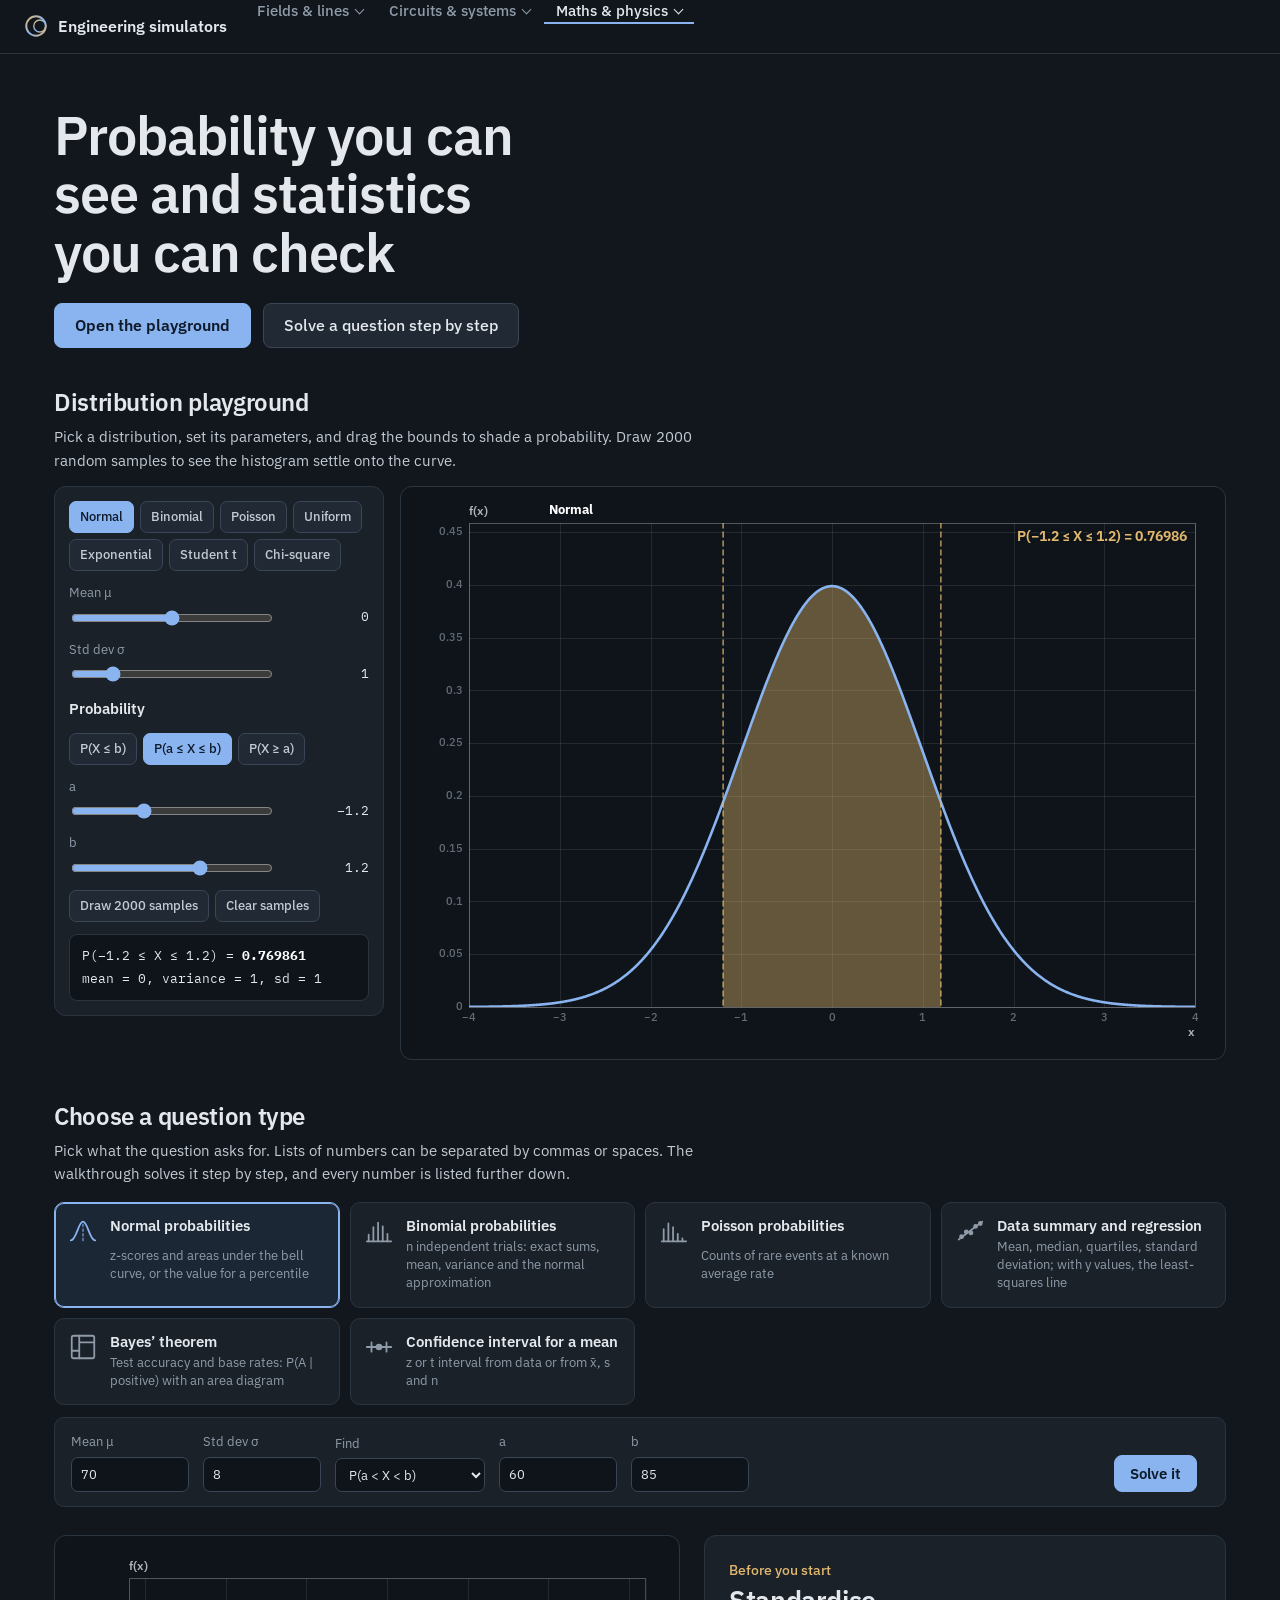
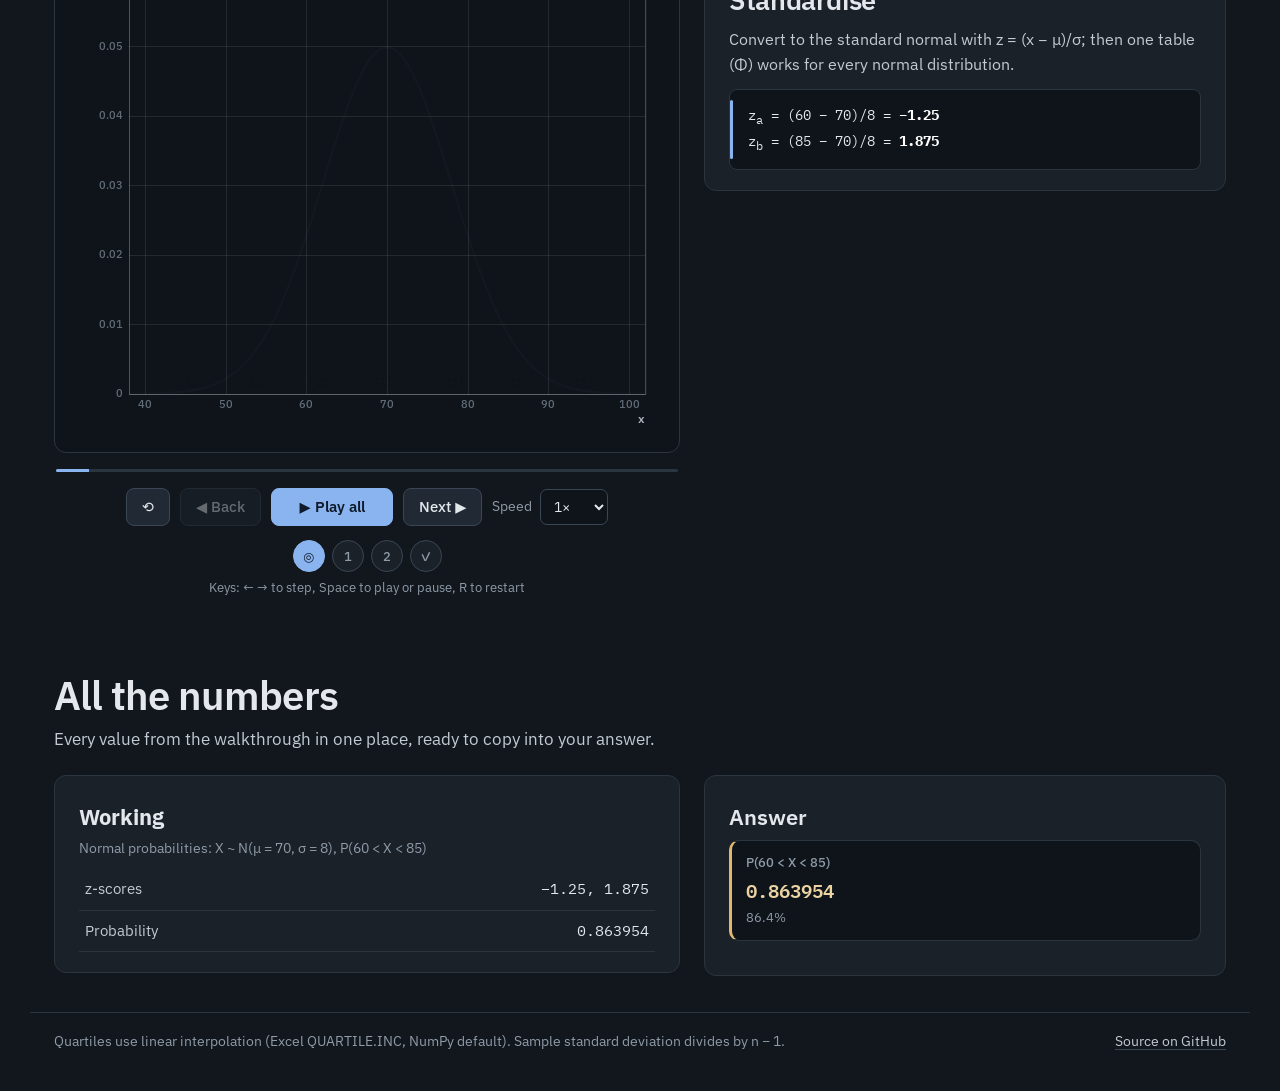
<file: probability.html>
<!DOCTYPE html>
<html lang="en">
<head>
<meta charset="utf-8">
<meta name="viewport" content="width=device-width, initial-scale=1">
<title>Probability & statistics — Engineering simulators</title>
<meta name="description" content="Normal, binomial, Poisson, uniform, exponential, t and chi-square distributions with shaded probabilities and sampling, plus step-by-step probability, regression, Bayes and confidence interval questions.">
<meta name="theme-color" content="#12171D">
<link rel="icon" href="data:image/svg+xml,%3Csvg xmlns='http://www.w3.org/2000/svg' viewBox='0 0 32 32'%3E%3Cdefs%3E%3ClinearGradient id='g' x1='0' y1='0' x2='1' y2='1'%3E%3Cstop offset='0' stop-color='%23E2B86F'/%3E%3Cstop offset='.55' stop-color='%238AB4F0'/%3E%3Cstop offset='1' stop-color='%238AB4F0'/%3E%3C/linearGradient%3E%3C/defs%3E%3Ccircle cx='16' cy='16' r='14' fill='none' stroke='url(%23g)' stroke-width='3'/%3E%3Ccircle cx='21' cy='16' r='9' fill='none' stroke='url(%23g)' stroke-width='2'/%3E%3Cline x1='2' y1='16' x2='30' y2='16' stroke='url(%23g)' stroke-width='2'/%3E%3C/svg%3E">
<link rel="preconnect" href="https://fonts.googleapis.com">
<link rel="preconnect" href="https://fonts.gstatic.com" crossorigin>
<link href="https://fonts.googleapis.com/css2?family=IBM+Plex+Sans:wght@400;500;600&family=IBM+Plex+Mono:wght@400;600&display=swap" rel="stylesheet">
<link rel="stylesheet" href="site.css">
</head>
<body>
<nav class="topnav" aria-label="Simulators"><a class="brand" href="index.html"><svg viewBox="0 0 32 32" aria-hidden="true"><defs><linearGradient id="bg" x1="0" y1="0" x2="1" y2="1"><stop offset="0" stop-color="#E2B86F"/><stop offset=".55" stop-color="#8AB4F0"/><stop offset="1" stop-color="#E2B86F"/></linearGradient></defs><circle cx="16" cy="16" r="13" fill="none" stroke="url(#bg)" stroke-width="2.6"/><circle cx="21" cy="16" r="8" fill="none" stroke="url(#bg)" stroke-width="1.8"/><path d="M3 16 H29" stroke="url(#bg)" stroke-width="1.8"/></svg><span>Engineering simulators</span></a><div class="navlinks"><details class="ng"><summary><span>Fields<span class="ng-rest"> &amp; lines</span></span></summary><div class="ngm"><a href="electrostatics.html"><b>Electrostatics</b><span>Charges, field lines, Gauss, capacitors</span></a><a href="lossless.html"><b>Lossless lines</b><span>Smith chart, VSWR, stubs</span></a><a href="interfaces.html"><b>Dielectric interfaces</b><span>Reflection and transmission</span></a><a href="lossy-media.html"><b>Lossy media</b><span>Skin depth, loss tangent</span></a><a href="filled-lines.html"><b>Filled lines</b><span>Coax, twin-lead, microstrip</span></a></div></details><details class="ng"><summary><span>Circuits<span class="ng-rest"> &amp; systems</span></span></summary><div class="ngm"><a href="circuits.html"><b>Circuits</b><span>DC, AC phasors, transients</span></a><a href="electronics.html"><b>Analog electronics</b><span>Diodes, BJTs, MOSFETs, op-amps</span></a><a href="logic.html"><b>Digital logic</b><span>K-maps, number bases, flip-flops</span></a><a href="signals.html"><b>Signals</b><span>Fourier, convolution, sampling</span></a><a href="control.html"><b>Control</b><span>Step response, Bode, root locus</span></a></div></details><details class="ng"><summary class="here"><span>Maths<span class="ng-rest"> &amp; physics</span></span></summary><div class="ngm"><a href="graph.html"><b>Graphing</b><span>Plot functions, roots, areas</span></a><a href="probability.html" aria-current="page"><b>Probability</b><span>Distributions, Bayes, intervals</span></a><a href="matrices.html"><b>Matrices</b><span>Determinants, systems, eigenvalues</span></a><a href="mechanics.html"><b>Mechanics &amp; waves</b><span>Projectiles, oscillators, waves</span></a></div></details></div><script>(function(){var d=document.querySelectorAll(".topnav details");d.forEach(function(x){x.addEventListener("toggle",function(){if(x.open)d.forEach(function(y){if(y!==x)y.open=false;});});});document.addEventListener("click",function(e){d.forEach(function(x){if(x.open&&!x.contains(e.target))x.open=false;});});document.addEventListener("keydown",function(e){if(e.key==="Escape")d.forEach(function(x){if(x.open){x.open=false;x.querySelector("summary").focus();}});});})();</script></nav>
<header class="hero">
  <div>
    <h1 class="rise">Probability you can see and statistics you can check</h1>
    <div class="cta rise d1">
      <button class="btn primary big" id="hPlay">Open the playground</button>
      <button class="btn big" id="hPick">Solve a question step by step</button>
    </div>
  </div>
</header>

<section class="play" id="play">
  <div class="play-head">
    <h2>Distribution playground</h2>
    <p>Pick a distribution, set its parameters, and drag the bounds to shade a probability. Draw 2000 random samples to see the histogram settle onto the curve.</p>
  </div>
  <div class="play-grid">
    <div class="play-side">
      <div class="seg2" id="stDist"><button type="button" data-v="normal">Normal</button><button type="button" data-v="binom">Binomial</button><button type="button" data-v="poisson">Poisson</button><button type="button" data-v="uniform">Uniform</button><button type="button" data-v="expo">Exponential</button><button type="button" data-v="t">Student t</button><button type="button" data-v="chi2">Chi-square</button></div>
      <label class="ctl" id="rowP1"><span>p1</span><span class="row"><input type="range" id="stP1"><output id="stP1o"></output></span></label>
      <label class="ctl" id="rowP2"><span>p2</span><span class="row"><input type="range" id="stP2"><output id="stP2o"></output></span></label>
      <h3>Probability</h3>
      <div class="seg2" id="stKind"><button type="button" data-v="le">P(X ≤ b)</button><button type="button" data-v="between">P(a ≤ X ≤ b)</button><button type="button" data-v="ge">P(X ≥ a)</button></div>
      <label class="ctl" id="rowA"><span>a</span><span class="row"><input type="range" id="stA"><output id="stAo"></output></span></label>
      <label class="ctl" id="rowB"><span>b</span><span class="row"><input type="range" id="stB"><output id="stBo"></output></span></label>
      <div class="seg2"><button type="button" id="stDraw">Draw 2000 samples</button><button type="button" id="stClear">Clear samples</button></div>
      <div class="readout" id="stRead" aria-live="polite"></div>
    </div>
    <div class="play-canvas">
      <div class="frame"><div class="screen"><canvas id="stCanvas" aria-label="Probability distribution"></canvas></div></div>
    </div>
  </div>
</section>

<section class="modes" id="modes">
  <div class="modes-head">
    <h2>Choose a question type</h2>
    <p>Pick what the question asks for. Lists of numbers can be separated by commas or spaces. The walkthrough solves it step by step, and every number is listed further down.</p>
  </div>
  <div class="mode-grid" id="modeGrid"></div>
  <form class="inputs-bar" id="form" novalidate>
    <div class="fields" id="fields"></div>
    <div class="form-actions">
      <button class="btn primary" type="submit">Solve it</button>
      <span class="err" id="err" role="alert"></span>
    </div>
  </form>
</section>

<main id="lab">
  <section id="stage">
    <div class="frame"><div class="screen">
      <canvas id="scene" aria-label="Animated picture of the solution"></canvas>
    </div></div>
    <div class="progress"><i id="pfill"></i></div>
    <div class="controls">
      <button class="btn" id="bRestart" title="Restart (R)" aria-label="Restart">⟲</button>
      <button class="btn" id="bBack" title="Previous step (←)">◀ Back</button>
      <button class="btn primary" id="bPlay" title="Play all / pause (Space)" style="min-width:122px">▶ Play all</button>
      <button class="btn" id="bNext" title="Next step (→)">Next ▶</button>
      <label class="speed">Speed
        <select id="speed"><option value="0.5">0.5×</option><option value="1" selected>1×</option><option value="1.5">1.5×</option><option value="2">2×</option></select>
      </label>
    </div>
    <div class="dots" id="dots"></div>
    <div class="hint">Keys: ← → to step, Space to play or pause, R to restart</div>
  </section>

  <aside class="panel">
    <div id="pcontent">
      <div class="stepno" id="stepno"></div>
      <h2 id="stitle"></h2>
      <div id="sbody"></div>
      <div class="work" id="swork"></div>
    </div>
  </aside>
</main>

<section class="results" id="results">
  <div class="complete-head">
    <h2>All the numbers</h2>
    <p>Every value from the walkthrough in one place, ready to copy into your answer.</p>
  </div>
  <div class="results-grid">
    <div class="panel"><h3 style="margin:0 0 4px;font-size:22px">Working</h3><p class="sub" id="resSub" style="color:var(--muted);margin:0 0 10px;font-size:14px"></p><table class="table" id="resTable"></table></div>
    <aside class="panel solution"><h3>Answer</h3><div id="resAns"></div></aside>
  </div>
</section>

<footer>
  <span>Quartiles use linear interpolation (Excel QUARTILE.INC, NumPy default). Sample standard deviation divides by n − 1.</span>
  <a href="https://github.com/shourayaVishnoi/smith-chart-simulator">Source on GitHub</a>
</footer>
<script src="mathx.js"></script>
<script src="plot.js"></script>
<script src="probability.js"></script>
<script src="formula-engine.js"></script>
</body>
</html>
</file>
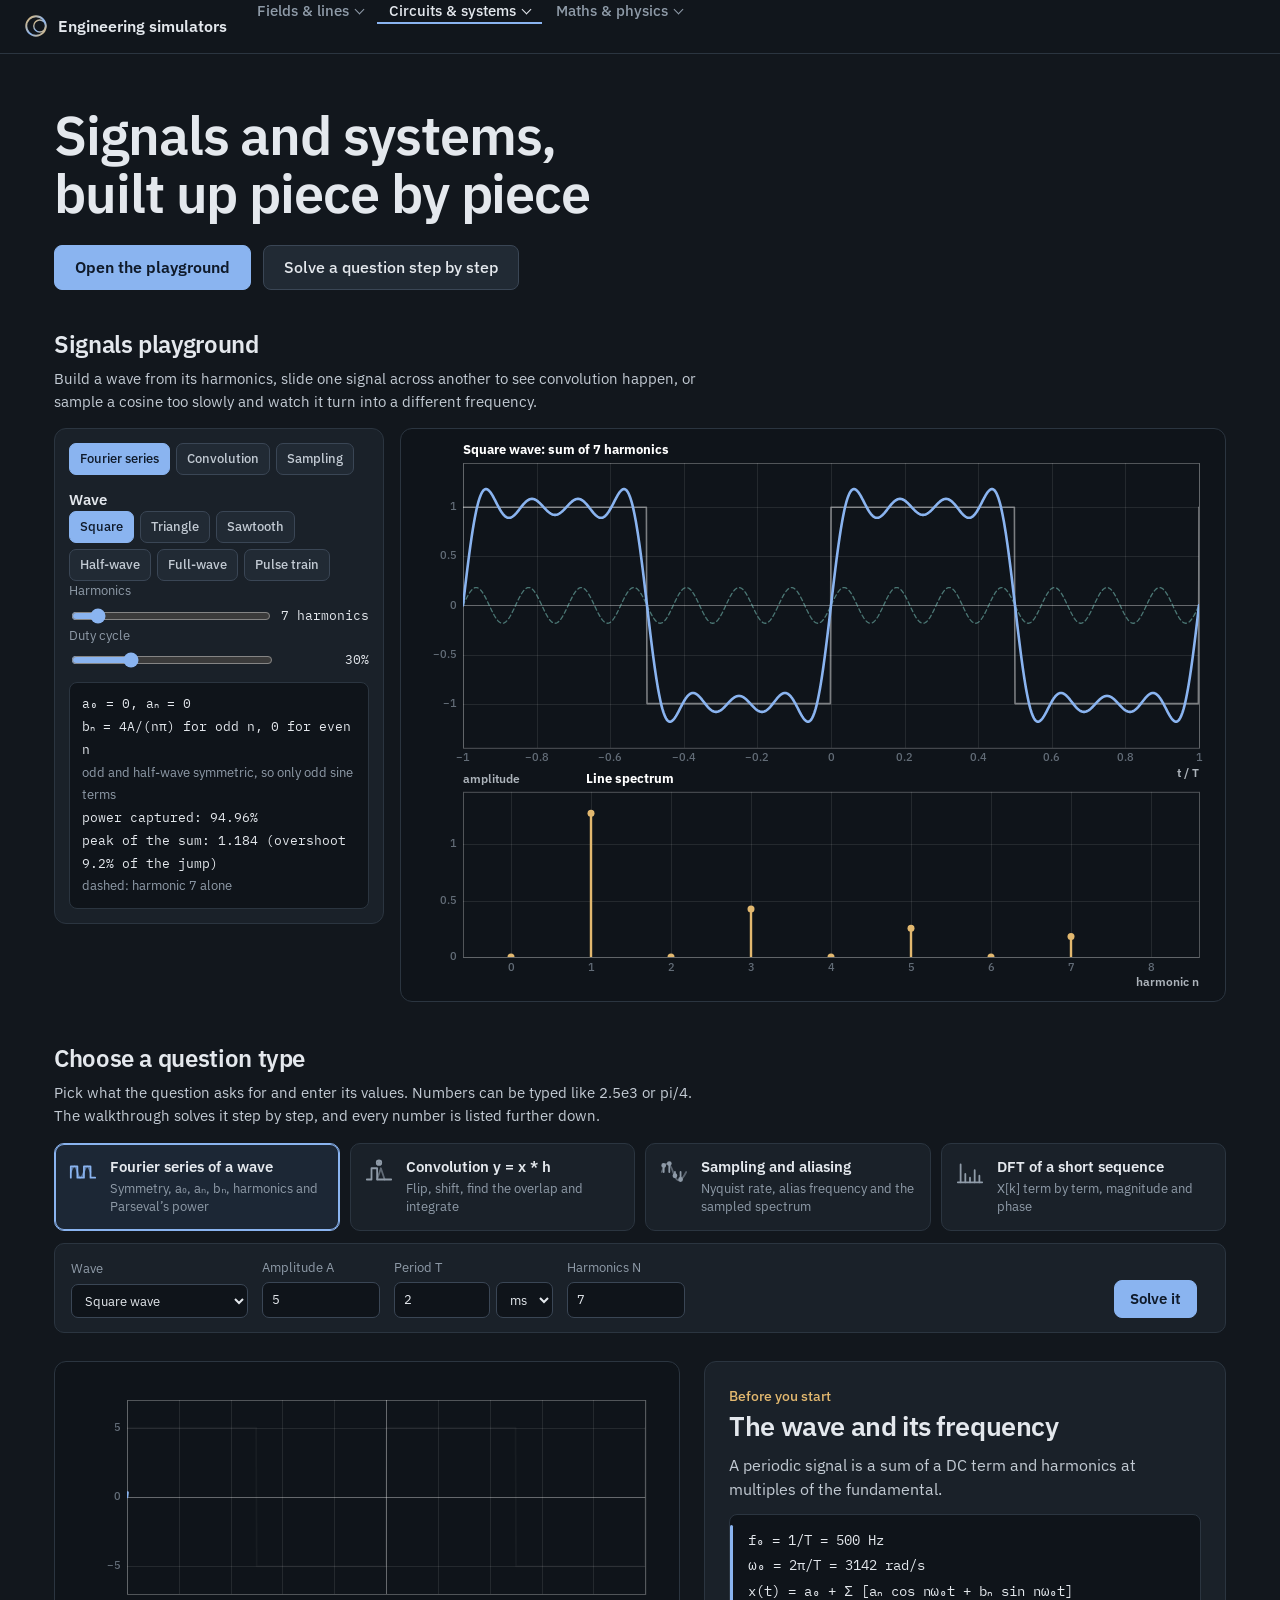
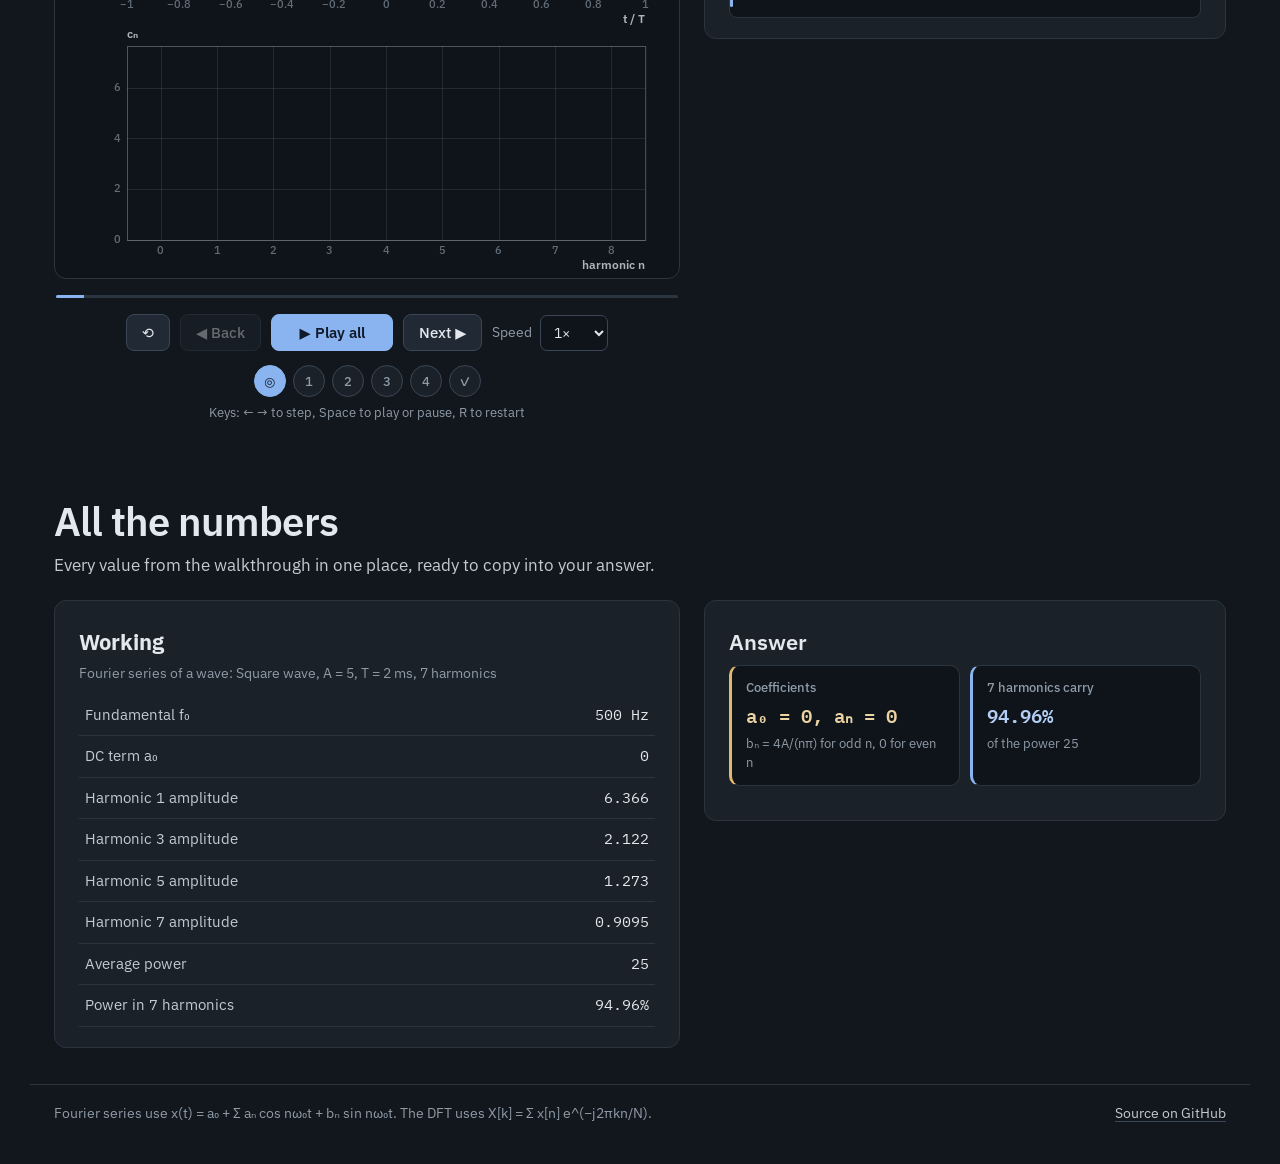
<file: signals.html>
<!DOCTYPE html>
<html lang="en">
<head>
<meta charset="utf-8">
<meta name="viewport" content="width=device-width, initial-scale=1">
<title>Signals & systems — Engineering simulators</title>
<meta name="description" content="Fourier series, convolution and sampling playgrounds, plus step-by-step Fourier coefficients, convolution integrals, aliasing and the DFT.">
<meta name="theme-color" content="#12171D">
<link rel="icon" href="data:image/svg+xml,%3Csvg xmlns='http://www.w3.org/2000/svg' viewBox='0 0 32 32'%3E%3Cdefs%3E%3ClinearGradient id='g' x1='0' y1='0' x2='1' y2='1'%3E%3Cstop offset='0' stop-color='%23E2B86F'/%3E%3Cstop offset='.55' stop-color='%238AB4F0'/%3E%3Cstop offset='1' stop-color='%238AB4F0'/%3E%3C/linearGradient%3E%3C/defs%3E%3Ccircle cx='16' cy='16' r='14' fill='none' stroke='url(%23g)' stroke-width='3'/%3E%3Ccircle cx='21' cy='16' r='9' fill='none' stroke='url(%23g)' stroke-width='2'/%3E%3Cline x1='2' y1='16' x2='30' y2='16' stroke='url(%23g)' stroke-width='2'/%3E%3C/svg%3E">
<link rel="preconnect" href="https://fonts.googleapis.com">
<link rel="preconnect" href="https://fonts.gstatic.com" crossorigin>
<link href="https://fonts.googleapis.com/css2?family=IBM+Plex+Sans:wght@400;500;600&family=IBM+Plex+Mono:wght@400;600&display=swap" rel="stylesheet">
<link rel="stylesheet" href="site.css">
</head>
<body>
<nav class="topnav" aria-label="Simulators"><a class="brand" href="index.html"><svg viewBox="0 0 32 32" aria-hidden="true"><defs><linearGradient id="bg" x1="0" y1="0" x2="1" y2="1"><stop offset="0" stop-color="#E2B86F"/><stop offset=".55" stop-color="#8AB4F0"/><stop offset="1" stop-color="#E2B86F"/></linearGradient></defs><circle cx="16" cy="16" r="13" fill="none" stroke="url(#bg)" stroke-width="2.6"/><circle cx="21" cy="16" r="8" fill="none" stroke="url(#bg)" stroke-width="1.8"/><path d="M3 16 H29" stroke="url(#bg)" stroke-width="1.8"/></svg><span>Engineering simulators</span></a><div class="navlinks"><details class="ng"><summary><span>Fields<span class="ng-rest"> &amp; lines</span></span></summary><div class="ngm"><a href="electrostatics.html"><b>Electrostatics</b><span>Charges, field lines, Gauss, capacitors</span></a><a href="lossless.html"><b>Lossless lines</b><span>Smith chart, VSWR, stubs</span></a><a href="interfaces.html"><b>Dielectric interfaces</b><span>Reflection and transmission</span></a><a href="lossy-media.html"><b>Lossy media</b><span>Skin depth, loss tangent</span></a><a href="filled-lines.html"><b>Filled lines</b><span>Coax, twin-lead, microstrip</span></a></div></details><details class="ng"><summary class="here"><span>Circuits<span class="ng-rest"> &amp; systems</span></span></summary><div class="ngm"><a href="circuits.html"><b>Circuits</b><span>DC, AC phasors, transients</span></a><a href="electronics.html"><b>Analog electronics</b><span>Diodes, BJTs, MOSFETs, op-amps</span></a><a href="logic.html"><b>Digital logic</b><span>K-maps, number bases, flip-flops</span></a><a href="signals.html" aria-current="page"><b>Signals</b><span>Fourier, convolution, sampling</span></a><a href="control.html"><b>Control</b><span>Step response, Bode, root locus</span></a></div></details><details class="ng"><summary><span>Maths<span class="ng-rest"> &amp; physics</span></span></summary><div class="ngm"><a href="graph.html"><b>Graphing</b><span>Plot functions, roots, areas</span></a><a href="probability.html"><b>Probability</b><span>Distributions, Bayes, intervals</span></a><a href="matrices.html"><b>Matrices</b><span>Determinants, systems, eigenvalues</span></a><a href="mechanics.html"><b>Mechanics &amp; waves</b><span>Projectiles, oscillators, waves</span></a></div></details></div><script>(function(){var d=document.querySelectorAll(".topnav details");d.forEach(function(x){x.addEventListener("toggle",function(){if(x.open)d.forEach(function(y){if(y!==x)y.open=false;});});});document.addEventListener("click",function(e){d.forEach(function(x){if(x.open&&!x.contains(e.target))x.open=false;});});document.addEventListener("keydown",function(e){if(e.key==="Escape")d.forEach(function(x){if(x.open){x.open=false;x.querySelector("summary").focus();}});});})();</script></nav>
<header class="hero">
  <div>
    <h1 class="rise">Signals and systems, built up piece by piece</h1>
    <div class="cta rise d1">
      <button class="btn primary big" id="hPlay">Open the playground</button>
      <button class="btn big" id="hPick">Solve a question step by step</button>
    </div>
  </div>
</header>

<section class="play" id="play">
  <div class="play-head">
    <h2>Signals playground</h2>
    <p>Build a wave from its harmonics, slide one signal across another to see convolution happen, or sample a cosine too slowly and watch it turn into a different frequency.</p>
  </div>
  <div class="play-grid">
    <div class="play-side">
      <div class="seg2" id="sgTab"><button type="button" data-v="fourier">Fourier series</button><button type="button" data-v="conv">Convolution</button><button type="button" data-v="sampling">Sampling</button></div>
      <div id="pFourier">
        <h3>Wave</h3>
        <div class="seg2" id="sgWave"><button type="button" data-v="square">Square</button><button type="button" data-v="triangle">Triangle</button><button type="button" data-v="sawtooth">Sawtooth</button><button type="button" data-v="half">Half-wave</button><button type="button" data-v="full">Full-wave</button><button type="button" data-v="pulse">Pulse train</button></div>
        <label class="ctl"><span>Harmonics</span><span class="row"><input type="range" id="sgN" min="1" max="60" step="1"><output id="sgNo"></output></span></label>
        <label class="ctl" id="rowDuty"><span>Duty cycle</span><span class="row"><input type="range" id="sgD" min="0.05" max="0.95" step="0.01"><output id="sgDo"></output></span></label>
      </div>
      <div id="pConv" hidden>
        <h3>x(t)</h3>
        <div class="seg2" id="sgX"><button type="button" data-v="rect">Pulse</button><button type="button" data-v="exp">Exponential</button><button type="button" data-v="tri">Triangle</button><button type="button" data-v="step">Step</button></div>
        <h3>h(t)</h3>
        <div class="seg2" id="sgH"><button type="button" data-v="rect">Pulse</button><button type="button" data-v="exp">Exponential</button><button type="button" data-v="tri">Triangle</button><button type="button" data-v="step">Step</button></div>
        <label class="ctl"><span>Shift</span><span class="row"><input type="range" id="sgT" min="-1" max="4.5" step="0.01"><output id="sgTo"></output></span></label>
        <button class="btn" type="button" id="sgPlay">▶ Slide</button>
      </div>
      <div id="pSampling" hidden>
        <label class="ctl"><span>Signal frequency f</span><span class="row"><input type="range" id="sgF" min="0.5" max="20" step="0.1"><output id="sgFo"></output></span></label>
        <label class="ctl"><span>Sampling rate fs</span><span class="row"><input type="range" id="sgFs" min="1" max="40" step="0.1"><output id="sgFso"></output></span></label>
      </div>
      <div class="readout" id="sgRead" aria-live="polite"></div>
    </div>
    <div class="play-canvas">
      <div class="frame"><div class="screen"><canvas id="sgCanvas" aria-label="Signals plot"></canvas></div></div>
    </div>
  </div>
</section>

<section class="modes" id="modes">
  <div class="modes-head">
    <h2>Choose a question type</h2>
    <p>Pick what the question asks for and enter its values. Numbers can be typed like 2.5e3 or pi/4. The walkthrough solves it step by step, and every number is listed further down.</p>
  </div>
  <div class="mode-grid" id="modeGrid"></div>
  <form class="inputs-bar" id="form" novalidate>
    <div class="fields" id="fields"></div>
    <div class="form-actions">
      <button class="btn primary" type="submit">Solve it</button>
      <span class="err" id="err" role="alert"></span>
    </div>
  </form>
</section>

<main id="lab">
  <section id="stage">
    <div class="frame"><div class="screen">
      <canvas id="scene" aria-label="Animated picture of the solution"></canvas>
    </div></div>
    <div class="progress"><i id="pfill"></i></div>
    <div class="controls">
      <button class="btn" id="bRestart" title="Restart (R)" aria-label="Restart">⟲</button>
      <button class="btn" id="bBack" title="Previous step (←)">◀ Back</button>
      <button class="btn primary" id="bPlay" title="Play all / pause (Space)" style="min-width:122px">▶ Play all</button>
      <button class="btn" id="bNext" title="Next step (→)">Next ▶</button>
      <label class="speed">Speed
        <select id="speed"><option value="0.5">0.5×</option><option value="1" selected>1×</option><option value="1.5">1.5×</option><option value="2">2×</option></select>
      </label>
    </div>
    <div class="dots" id="dots"></div>
    <div class="hint">Keys: ← → to step, Space to play or pause, R to restart</div>
  </section>

  <aside class="panel">
    <div id="pcontent">
      <div class="stepno" id="stepno"></div>
      <h2 id="stitle"></h2>
      <div id="sbody"></div>
      <div class="work" id="swork"></div>
    </div>
  </aside>
</main>

<section class="results" id="results">
  <div class="complete-head">
    <h2>All the numbers</h2>
    <p>Every value from the walkthrough in one place, ready to copy into your answer.</p>
  </div>
  <div class="results-grid">
    <div class="panel"><h3 style="margin:0 0 4px;font-size:22px">Working</h3><p class="sub" id="resSub" style="color:var(--muted);margin:0 0 10px;font-size:14px"></p><table class="table" id="resTable"></table></div>
    <aside class="panel solution"><h3>Answer</h3><div id="resAns"></div></aside>
  </div>
</section>

<footer>
  <span>Fourier series use x(t) = a₀ + Σ aₙ cos nω₀t + bₙ sin nω₀t. The DFT uses X[k] = Σ x[n] e^(−j2πkn/N).</span>
  <a href="https://github.com/shourayaVishnoi/smith-chart-simulator">Source on GitHub</a>
</footer>
<script src="mathx.js"></script>
<script src="plot.js"></script>
<script src="signals.js"></script>
<script src="formula-engine.js"></script>
</body>
</html>
</file>
<file: site.css>
/* Engineering simulators — a calm dark theme: slate surfaces, thin borders,
     muted plot colours, no glows or gradients. Smith charts stay on printed paper. */
  :root{
    --bg:#12171D; --surface:#1A2129; --surface-2:#212A34; --sunken:#0F141A;
    --edge:#2B3540; --edge-2:#3A4655;
    --text:#E4E8ED; --ink-2:#C2CAD3; --muted:#8F9BA8;
    --accent:#8AB4F0; --accent-ink:#0F1A2A; --sand:#E2B86F; --sage:#8FC79A; --rose:#E07A6E;
    --paper:#F7F8FA;
    --c-r:#C8372D; --c-x:#1F5FA8; --c-s:#C27606; --c-y:#6E45A8; --c-m:#2E7D4A;
    --ui:"IBM Plex Sans",system-ui,-apple-system,"Segoe UI",sans-serif; --mono:"IBM Plex Mono",ui-monospace,monospace;
    --ease:cubic-bezier(.2,.7,.2,1);
  }
  *{box-sizing:border-box}
  html{scroll-behavior:smooth;background:var(--bg)}
  body{margin:0;min-height:100vh;color:var(--text);line-height:1.55;position:relative;font-family:var(--ui);font-size:16px}
  ::selection{background:rgba(138,180,240,.35)}
  :focus-visible{outline:2px solid var(--accent);outline-offset:2px;border-radius:4px}
  h1,h2,h3{font-family:var(--ui)}

  /* ---------- hero ---------- */
  .hero{max-width:1220px;margin:0 auto;padding:52px 24px 30px}
  .hero h1{max-width:18ch;margin:0 0 22px;font-size:clamp(34px,4.6vw,54px);line-height:1.08;letter-spacing:-.02em;font-weight:600;text-wrap:balance;color:var(--text)}
  .lede{font-size:18px;color:var(--ink-2);max-width:48ch;margin:0 0 18px}
  .chips{display:flex;flex-wrap:wrap;gap:8px;margin:0 0 26px}
  .chip{font-family:var(--mono);font-size:13.5px;padding:5px 10px;border-radius:6px;background:var(--surface-2);border:1px solid var(--edge);color:var(--text)}
  .chip.find{border-color:rgba(226,184,111,.5);color:#EBD3A2;background:rgba(226,184,111,.08)}
  .cta{display:flex;flex-wrap:wrap;gap:12px}
  .rise{opacity:0;transform:translateY(8px);animation:rise .6s var(--ease) forwards}
  .rise.d1{animation-delay:.06s}.rise.d2{animation-delay:.12s}.rise.d3{animation-delay:.18s}.rise.d4{animation-delay:.24s}
  @keyframes rise{to{opacity:1;transform:none}}

  /* standing-wave card on the Smith chart pages */
  .wave-card{margin:0;border-radius:12px;padding:12px;background:var(--surface);border:1px solid var(--edge)}
  .wave-card canvas{width:100%;height:300px;display:block;background:var(--sunken);border-radius:8px;border:1px solid var(--edge)}
  .online{max-width:1220px;margin:0 auto;padding:30px 24px 10px}
  .online-head h2{margin:0 0 8px;font-size:clamp(24px,3vw,34px);letter-spacing:-.015em;font-weight:600;text-wrap:balance;color:var(--text)}
  .online-head p{color:var(--ink-2);max-width:78ch;margin:0 0 18px;font-size:16px}
  .online-head p b{color:var(--text)}
  .wave-card figcaption{font-size:14px;color:var(--muted);margin-top:9px;padding:0 4px}
  .wave-card figcaption b{color:var(--text);font-weight:600}
  .wkey{display:flex;flex-wrap:wrap;gap:4px 16px;font-size:12.5px;color:var(--muted);padding:0 4px 4px}
  .wkey span{display:inline-flex;align-items:center;gap:6px}
  .wkey i{width:16px;height:3px;border-radius:2px;display:inline-block}

  /* ---------- buttons ---------- */
  .btn{font:inherit;font-weight:500;font-size:14.5px;color:var(--text);cursor:pointer;line-height:1.2;padding:9px 15px;border-radius:8px;border:1px solid var(--edge-2);background:var(--surface-2);transition:background .15s,border-color .15s,color .15s}
  .btn:hover{background:#28323E;border-color:#4A5768}
  .btn:active{background:#1E2630}
  .btn:disabled{opacity:.4;cursor:default}
  .btn.primary{color:var(--accent-ink);border-color:var(--accent);background:var(--accent);font-weight:600}
  .btn.primary:hover{background:#A0C3F4;border-color:#A0C3F4}
  .btn.big{padding:12px 20px;font-size:16px}

  /* ---------- lab ---------- */
  main{max-width:1220px;margin:0 auto;padding:18px 24px 40px;display:grid;grid-template-columns:minmax(0,1.2fr) minmax(0,1fr);gap:24px;align-items:start;scroll-margin-top:64px}
  .frame{padding:0;border-radius:12px;background:transparent}
  .paper{background:var(--paper);border-radius:12px;padding:12px;border:1px solid var(--edge)}
  svg#chart{width:100%;height:auto;display:block}
  .halo{paint-order:stroke;stroke:#fff;stroke-width:4px;stroke-linejoin:round}
  .progress{height:3px;border-radius:2px;background:var(--edge);margin:16px 2px 0;overflow:hidden}
  .progress i{display:block;height:100%;width:0;background:var(--accent)}
  .controls{display:flex;flex-wrap:wrap;gap:10px;align-items:center;justify-content:center;margin-top:16px}
  .speed{display:flex;align-items:center;gap:8px;font-size:13.5px;color:var(--muted)}
  select,input{font:inherit;color:var(--text);background:var(--sunken);border:1px solid var(--edge-2);border-radius:7px;padding:7px 9px;transition:border-color .15s,box-shadow .15s}
  select:focus,input:focus{outline:none;border-color:var(--accent);box-shadow:0 0 0 3px rgba(138,180,240,.22)}
  select option{background:var(--surface);color:var(--text)}
  .dots{display:flex;flex-wrap:wrap;justify-content:center;gap:7px;margin:14px 0 6px}
  .dot{width:32px;height:32px;border-radius:50%;border:1px solid var(--edge-2);background:var(--surface);color:var(--muted);font:500 12.5px var(--ui);cursor:pointer;padding:0;transition:background .2s,color .2s,border-color .2s}
  .dot:hover{color:var(--text);border-color:#4A5768}
  .dot.done{background:var(--surface-2);color:var(--ink-2)}
  .dot.active{background:var(--accent);border-color:var(--accent);color:var(--accent-ink);font-weight:600}
  .hint{font-size:12.5px;color:var(--muted);text-align:center;margin-top:6px}

  .panel{border-radius:12px;padding:24px 24px 20px;background:var(--surface);border:1px solid var(--edge);position:sticky;top:72px}
  .stepno{font-size:14px;font-weight:500;color:var(--sand)}
  .panel h2{margin:2px 0 12px;font-size:27px;line-height:1.15;letter-spacing:-.015em;font-weight:600;color:var(--text)}
  .panel p{margin:0 0 12px;font-size:16px;color:var(--ink-2)}
  .panel b{color:var(--text)}
  .work{position:relative;background:var(--sunken);border:1px solid var(--edge);border-radius:8px;padding:13px 16px 13px 18px;font-family:var(--mono);font-size:14px;line-height:1.8;overflow-x:auto;color:var(--text)}
  .work::before{content:"";position:absolute;left:0;top:10px;bottom:10px;width:3px;border-radius:2px;background:var(--accent)}
  .work b{color:#fff}
  .work:empty{display:none}
  .work .c{color:var(--muted);font-family:var(--ui);font-size:13.5px}
  .answer{display:grid;grid-template-columns:repeat(auto-fit,minmax(215px,1fr));gap:10px;margin:6px 0 14px}
  .ans{border-radius:10px;padding:12px 14px;background:var(--sunken);border:1px solid var(--edge);border-left:3px solid var(--sand);animation:pop .4s var(--ease) both}
  .ans:nth-child(2){animation-delay:.06s}
  @keyframes pop{from{opacity:0;transform:translateY(5px)}to{opacity:1;transform:none}}
  .ans .k{font-size:13px;font-weight:500;color:var(--muted)}
  .ans .v{font-family:var(--mono);font-size:19px;overflow-wrap:anywhere;font-weight:600;margin:4px 0 2px;color:var(--text)}
  .ans .s{font-size:12.5px;color:var(--muted)}
  .ans .s b,.ans .k b{color:var(--ink-2)}
  .ans.y{border-left-color:var(--sand)}
  .ans.y .v{color:#EBD3A2}
  .ans.s1{border-left-color:var(--accent)}
  .ans.s1 .v{color:#B4CEF5}
  .legend{display:flex;flex-wrap:wrap;gap:8px 16px;margin-top:16px;font-size:13px;color:var(--muted)}
  .legend span{display:inline-flex;align-items:center;gap:7px}
  .legend i{width:20px;height:4px;border-radius:2px;display:inline-block}
  .err{color:#EE9488;font-size:13.5px;max-width:52ch}

  /* ---------- question types ---------- */
  .modes{max-width:1220px;margin:0 auto;padding:12px 24px 10px;scroll-margin-top:64px}
  .modes-head h2{margin:0 0 4px;font-size:24px;letter-spacing:-.015em;font-weight:600}
  .modes-head p{margin:0 0 16px;color:var(--ink-2);font-size:15px;max-width:72ch}
  .mode-grid{display:grid;grid-template-columns:repeat(4,minmax(0,1fr));gap:10px}
  .mode-card{position:relative;font:inherit;color:var(--text);text-align:left;cursor:pointer;display:grid;grid-template-columns:30px minmax(0,1fr);column-gap:12px;row-gap:3px;align-items:start;
    padding:13px 13px 14px;border-radius:10px;border:1px solid var(--edge);background:var(--surface);transition:background .15s,border-color .15s}
  .mode-card:hover{border-color:var(--edge-2);background:#1D252E}
  .mode-card svg{grid-row:span 2;width:30px;height:30px;color:var(--muted)}
  .mode-card b{font-size:15px;font-weight:600;line-height:1.3}
  .mode-card span{font-size:13px;color:var(--muted);line-height:1.4}
  .mode-card[aria-pressed="true"]{border-color:var(--accent);background:#1C2735;box-shadow:inset 0 0 0 1px var(--accent)}
  .mode-card[aria-pressed="true"] svg{color:var(--accent)}
  .inputs-bar{margin-top:12px;padding:14px 16px;border-radius:10px;background:var(--surface);border:1px solid var(--edge);display:flex;flex-wrap:wrap;gap:14px 18px;align-items:flex-end}
  .fields{display:flex;flex-wrap:wrap;gap:12px 14px;align-items:flex-end;flex:1 1 520px}
  .field{display:flex;flex-direction:column;gap:5px;font-size:12.5px;color:var(--muted)}
  .field[hidden]{display:none}
  .field input{width:118px}
  .field select{min-width:150px}
  .field .len{display:flex;gap:6px}
  .field .len input{width:96px}
  .field .len select{min-width:0;width:auto}
  .form-actions{display:flex;align-items:center;gap:12px;flex-wrap:wrap}
  @media (max-width:940px){
    .mode-grid{grid-auto-flow:column;grid-template-columns:none;grid-auto-columns:minmax(230px,74%);overflow-x:auto;scroll-snap-type:x mandatory;padding-bottom:8px}
    .mode-card{scroll-snap-align:start}
  }
  @media (max-width:520px){ .modes{padding-left:16px;padding-right:16px} .field input{width:104px} }
  @media (prefers-reduced-motion:reduce){ .mode-card{transition:none} }

  footer{max-width:1220px;margin:0 auto;padding:18px 24px 40px;color:var(--muted);font-size:13.5px;display:flex;flex-wrap:wrap;gap:8px 20px;justify-content:space-between;border-top:1px solid var(--edge)}
  footer a{color:var(--ink-2);text-decoration:underline;text-decoration-color:var(--edge-2);text-underline-offset:3px}
  footer a:hover{color:var(--text);text-decoration-color:var(--text)}

  /* ---------- complete solution ---------- */
  .complete{max-width:1220px;margin:0 auto;padding:40px 24px 36px}
  .complete-head h2{text-wrap:balance;margin:0 0 10px;font-size:clamp(26px,3.4vw,40px);line-height:1.1;letter-spacing:-.02em;font-weight:600;color:var(--text)}
  .complete-head p{color:var(--ink-2);max-width:64ch;margin:0 0 22px;font-size:16.5px}
  .complete-grid{display:grid;grid-template-columns:minmax(0,1.45fr) minmax(0,1fr);gap:24px;align-items:start}
  .frame.still{animation:none}
  .sheet-scroll{overflow:auto;background:#fff;padding:6px;border-radius:12px;border:1px solid var(--edge);-webkit-overflow-scrolling:touch}
  #full{width:100%;height:auto;display:block;transition:width .35s var(--ease)}
  .seg{display:inline-flex;border:1px solid var(--edge-2);border-radius:8px;overflow:hidden}
  .seg .btn{border:none;border-radius:0;background:var(--surface)}
  .seg .btn+.btn{border-left:1px solid var(--edge-2)}
  .seg .btn[aria-pressed="true"]{background:var(--accent);color:var(--accent-ink)}
  .solution h3{margin:0 0 4px;font-size:22px;font-weight:600}
  .solution .sub{color:var(--muted);font-size:14px;margin:0 0 10px}
  .readings{list-style:none;counter-reset:rd;margin:0 0 14px;padding:0}
  .readings li{counter-increment:rd;display:grid;grid-template-columns:28px minmax(0,1fr);column-gap:12px;padding:10px 0;border-bottom:1px solid var(--edge)}
  .readings li::before{content:counter(rd);grid-row:span 2;width:26px;height:26px;border-radius:50%;background:var(--surface-2);border:1px solid var(--edge-2);display:grid;place-items:center;font-size:12.5px;font-weight:600;color:var(--sand)}
  .readings .rk{font-size:14.5px;color:var(--ink-2)}
  .readings .rv{font-family:var(--mono);font-size:14px;color:var(--text)}
  .extras{display:grid;grid-template-columns:1fr 1fr;gap:8px 14px;margin:0 0 14px;font-size:13.5px;color:var(--muted)}
  .extras b{display:block;font-family:var(--mono);color:var(--text);font-size:14px;font-weight:600}
  #full .sd{stroke-dasharray:1 1;stroke-dashoffset:1}
  .in-view #full .sd{animation:drawin 1.1s var(--ease) forwards;animation-delay:var(--d)}
  #full .fd{opacity:0}
  .in-view #full .fd{animation:fadein .6s var(--ease) forwards;animation-delay:var(--d)}
  @keyframes drawin{to{stroke-dashoffset:0}}
  @keyframes fadein{to{opacity:1}}
  @media (max-width:940px){.complete-grid{grid-template-columns:1fr}.solution{position:static}}
  @media (max-width:520px){.complete{padding-left:16px;padding-right:16px}.extras{grid-template-columns:1fr}}
  @media (prefers-reduced-motion:reduce){
    #full .sd{stroke-dasharray:none;stroke-dashoffset:0;animation:none!important}
    #full .fd{opacity:1;animation:none!important}
    #full{transition:none}
  }
  @media (max-width:940px){
    .hero{grid-template-columns:1fr;padding-top:32px;gap:24px}
    main{grid-template-columns:1fr}
    .panel{position:static}
  }
  @media (max-width:520px){
    .wave-card canvas{height:250px}
    .panel{padding:18px 16px}
    .panel h2{font-size:23px}
    .hero,main,footer,.online{padding-left:16px;padding-right:16px}
  }
  @media (prefers-reduced-motion:reduce){
    html{scroll-behavior:auto}
    .rise{animation:none;opacity:1;transform:none}
    .ans{animation:none}
    .btn,.dot{transition:none}
  }

  /* ---------- top bar (all pages) ---------- */
  .topnav{position:sticky;top:0;z-index:20;display:flex;align-items:center;gap:18px;padding:0 24px;min-height:54px;background:rgba(18,23,29,.94);border-bottom:1px solid var(--edge)}
  .topnav .brand{display:inline-flex;align-items:center;gap:10px;color:var(--text);text-decoration:none;font-weight:600;font-size:16px;white-space:nowrap}
  .topnav .brand svg{width:24px;height:24px}
  .navlinks{display:flex;gap:2px;align-self:stretch}
  .ng{position:relative;display:flex}
  .ng summary{list-style:none;display:flex;align-items:center;gap:7px;cursor:pointer;color:var(--muted);font-size:14.5px;font-weight:500;padding:0 12px;white-space:nowrap;border-bottom:2px solid transparent;transition:color .15s,border-color .15s;user-select:none}
  .ng summary::-webkit-details-marker{display:none}
  .ng summary::after{content:"";width:6px;height:6px;border-right:1.6px solid currentColor;border-bottom:1.6px solid currentColor;transform:translateY(-2px) rotate(45deg);transition:transform .15s}
  .ng[open] summary::after{transform:translateY(1px) rotate(-135deg)}
  .ng summary:hover,.ng[open] summary{color:var(--text)}
  .ng summary.here{color:var(--text);border-bottom-color:var(--accent)}
  .ng summary:focus-visible{outline:2px solid var(--accent);outline-offset:-4px;border-radius:6px}
  .ngm{position:absolute;top:calc(100% + 6px);left:0;min-width:300px;padding:6px;background:var(--surface-2);border:1px solid var(--edge);border-radius:10px;box-shadow:0 14px 34px rgba(0,0,0,.4);display:grid;gap:2px}
  .ngm a{display:grid;gap:1px;padding:9px 12px;border-radius:7px;text-decoration:none;color:var(--text);border-left:2px solid transparent}
  .ngm a b{font-weight:550;font-size:14.5px}
  .ngm a span{font-size:12.5px;color:var(--muted)}
  .ngm a:hover,.ngm a:focus-visible{background:rgba(138,180,240,.09);outline:none}
  .ngm a[aria-current="page"]{border-left-color:var(--accent);background:rgba(138,180,240,.06)}
  .ngm a[aria-current="page"] b{color:var(--accent)}
  .hero .kicker-link{display:inline-block;margin:0 0 14px;color:var(--sand);text-decoration:none;font-weight:500;font-size:14px}
  .hero .kicker-link:hover{color:var(--text)}
  @media (max-width:640px){ .topnav{padding:0 14px;gap:6px} .topnav .brand span{display:none} .ng summary{padding:0 9px} .ng-rest{display:none} .ng{position:static} .ngm{position:fixed;top:60px;left:10px;right:10px;min-width:0} }

  /* ---------- home page ---------- */
  .home-hero{max-width:1220px;margin:0 auto;padding:64px 24px 24px}
  .home-hero h1{margin:0 0 16px;font-size:clamp(38px,5.2vw,64px);line-height:1.05;letter-spacing:-.025em;font-weight:600;max-width:17ch;text-wrap:balance;color:var(--text)}
  .home-hero p{margin:0;color:var(--ink-2);font-size:18px;max-width:58ch}
  .families{max-width:1220px;margin:0 auto;padding:16px 24px 40px;display:grid;grid-template-columns:repeat(2,minmax(0,1fr));gap:16px}
  .family{position:relative;display:grid;grid-template-rows:auto auto 1fr auto;gap:10px;padding:16px 18px 18px;border-radius:12px;text-decoration:none;color:var(--text);background:var(--surface);border:1px solid var(--edge);transition:border-color .15s,background .15s}
  .family:hover,.family:focus-visible{border-color:#4A5768;background:#1D252E}
  .family canvas{width:100%;height:150px;display:block;border-radius:8px;background:var(--sunken);border:1px solid var(--edge)}
  .family h2{margin:6px 0 0;font-size:23px;letter-spacing:-.015em;font-weight:600}
  .family p{margin:0;color:var(--ink-2);font-size:15px}
  .family ul{margin:2px 0 0;padding:0;list-style:none;display:flex;flex-wrap:wrap;gap:6px}
  .family li{font-size:12.5px;color:var(--ink-2);padding:3px 9px;border-radius:6px;background:var(--surface-2);border:1px solid var(--edge)}
  .family .go{justify-self:start;margin-top:6px;font-weight:500;font-size:15px;color:var(--accent)}
  .family:hover .go{text-decoration:underline;text-underline-offset:3px}
  .family .tag{position:absolute;top:26px;right:28px;font-size:12px;font-weight:500;color:var(--ink-2);padding:2px 8px;border-radius:6px;background:rgba(18,23,29,.85);border:1px solid var(--edge)}
  main.home-main{display:block;max-width:none;padding:0;margin:0}
  .group{max-width:1220px;margin:0 auto}
  .group-head{padding:24px 24px 0}
  .group-head h2{margin:0 0 2px;font-size:26px;letter-spacing:-.015em;font-weight:600}
  .group-head p{margin:0;color:var(--muted);font-size:15px}
  @media (min-width:861px){
    .family.wide{grid-column:1/-1;grid-template-columns:minmax(0,1.15fr) minmax(0,1fr);grid-template-rows:auto auto auto 1fr;column-gap:24px;align-content:start}
    .family.wide canvas{grid-row:1/-1;height:240px}
    .family.wide .tag{right:auto;left:28px}
  }
  @media (max-width:860px){ .families{grid-template-columns:1fr} }
  @media (max-width:520px){ .group-head{padding-left:16px;padding-right:16px} }
  @media (max-width:520px){ .home-hero,.families{padding-left:16px;padding-right:16px} }

  /* ---------- formula walkthrough pages ---------- */
  .screen{border-radius:12px;background:var(--sunken);padding:8px;border:1px solid var(--edge)}
  .screen canvas{width:100%;height:500px;display:block}
  .results{max-width:1220px;margin:0 auto;padding:36px 24px 36px}
  .results-grid{display:grid;grid-template-columns:minmax(0,1.2fr) minmax(0,1fr);gap:24px;align-items:start}
  .table{width:100%;border-collapse:collapse;font-size:14.5px}
  .table td{padding:9px 6px;border-bottom:1px solid var(--edge);vertical-align:top}
  .table td:first-child{color:var(--ink-2)}
  .table td:last-child{font-family:var(--mono);color:var(--text);text-align:right;white-space:nowrap}
  @media (max-width:640px){ .table td:last-child{white-space:normal;overflow-wrap:anywhere} }
  @media (max-width:940px){ .results-grid{grid-template-columns:1fr} }
  @media (max-width:520px){ .screen canvas{height:330px} .results{padding-left:16px;padding-right:16px} }

  /* ---------- tool pages: playgrounds ---------- */
  .field input.wide{width:240px;font-family:var(--mono);font-size:14px}
  .play{max-width:1220px;margin:0 auto;padding:6px 24px 26px;scroll-margin-top:64px}
  .play-head h2{margin:0 0 4px;font-size:24px;letter-spacing:-.015em;font-weight:600}
  .play-head p{margin:0 0 14px;color:var(--ink-2);font-size:15px;max-width:76ch}
  .play-grid{display:grid;grid-template-columns:minmax(260px,330px) minmax(0,1fr);gap:16px;align-items:start}
  .play-side{border-radius:12px;padding:14px;background:var(--surface);border:1px solid var(--edge);display:flex;flex-direction:column;gap:12px}
  .play-side h3{margin:2px 0 0;font-size:14.5px;font-weight:600;color:var(--text)}
  .play-canvas .screen canvas{height:560px}
  .play-canvas .screen{padding:6px}
  .ctl{display:flex;flex-direction:column;gap:5px;font-size:12.5px;color:var(--muted)}
  .ctl .row{display:flex;align-items:center;gap:8px}
  .ctl output{font-family:var(--mono);color:var(--text);font-size:13px;min-width:86px;text-align:right}
  input[type=range]{flex:1;accent-color:var(--accent);min-width:0;padding:0;background:transparent;border:none;box-shadow:none}
  .seg2{display:flex;flex-wrap:wrap;gap:6px}
  .seg2 button{font:inherit;font-size:13px;font-weight:500;color:var(--ink-2);background:var(--surface-2);border:1px solid var(--edge-2);border-radius:7px;padding:5px 10px;cursor:pointer;transition:background .15s,color .15s,border-color .15s}
  .seg2 button:hover{border-color:#4A5768;color:var(--text)}
  .seg2 button[aria-pressed="true"]{color:var(--accent-ink);background:var(--accent);border-color:var(--accent)}
  .readout{font-family:var(--mono);font-size:13px;line-height:1.75;color:var(--text);background:var(--sunken);border:1px solid var(--edge);border-radius:8px;padding:10px 12px}
  .readout b{color:#fff}
  .readout .c{color:var(--muted);font-family:var(--ui)}
  .hint2{font-size:12.5px;color:var(--muted)}
  /* graphing calculator expression list */
  .exprs{display:flex;flex-direction:column;gap:6px;max-height:470px;overflow:auto;padding-right:2px}
  .ex{display:grid;grid-template-columns:22px minmax(0,1fr) 26px;gap:8px;align-items:center;padding:7px 8px;border-radius:8px;background:var(--sunken);border:1px solid var(--edge)}
  .ex .sw{color:inherit;width:16px;height:16px;border-radius:50%;border:2px solid currentColor;cursor:pointer;padding:0;background:currentColor}
  .ex .sw[aria-pressed="false"]{background:transparent}
  .ex input.ein{width:100%;font-family:var(--mono);font-size:14px;background:transparent;border:none;padding:4px 2px;color:var(--text);box-shadow:none}
  .ex input.ein:focus{outline:none;box-shadow:none}
  .ex .del{font:inherit;background:none;border:none;color:var(--muted);cursor:pointer;font-size:18px;line-height:1;padding:0}
  .ex .del:hover{color:var(--text)}
  .ex .sub{grid-column:2 / 4;font-size:12px;color:var(--muted)}
  .ex .sub.err{color:#EE9488}
  .ex .sl{grid-column:2 / 4;display:flex;align-items:center;gap:6px;font-size:12px;color:var(--muted)}
  .ex .sl input[type=text]{width:46px;padding:3px 5px;font-size:12px}
  .ex .sl button{font:inherit;font-size:12px;background:var(--surface-2);border:1px solid var(--edge-2);color:var(--text);border-radius:6px;padding:2px 8px;cursor:pointer}
  @media (max-width:940px){ .play-grid{grid-template-columns:1fr} .play-canvas .screen canvas{height:420px} }
  @media (max-width:520px){ .play{padding-left:16px;padding-right:16px} .play-canvas .screen canvas{height:340px} }
  /* truth table on the logic page */
  .ttwrap{max-height:300px;overflow:auto;border:1px solid var(--edge);border-radius:8px;background:var(--sunken)}
  .tt{width:100%;border-collapse:collapse;font-family:var(--mono);font-size:12.5px;text-align:center}
  .tt th{position:sticky;top:0;background:var(--surface-2);color:var(--ink-2);font-weight:600;padding:5px 4px}
  .tt td{padding:3px 4px;border-top:1px solid var(--edge);color:var(--ink-2);cursor:pointer}
  .tt td:first-child{color:var(--muted)}
  .tt td.f{color:var(--text);font-weight:600}
  .tt tr:hover td{background:rgba(138,180,240,.08)}
  .tt tr.on td{background:rgba(226,184,111,.16);color:var(--text)}
</file>
